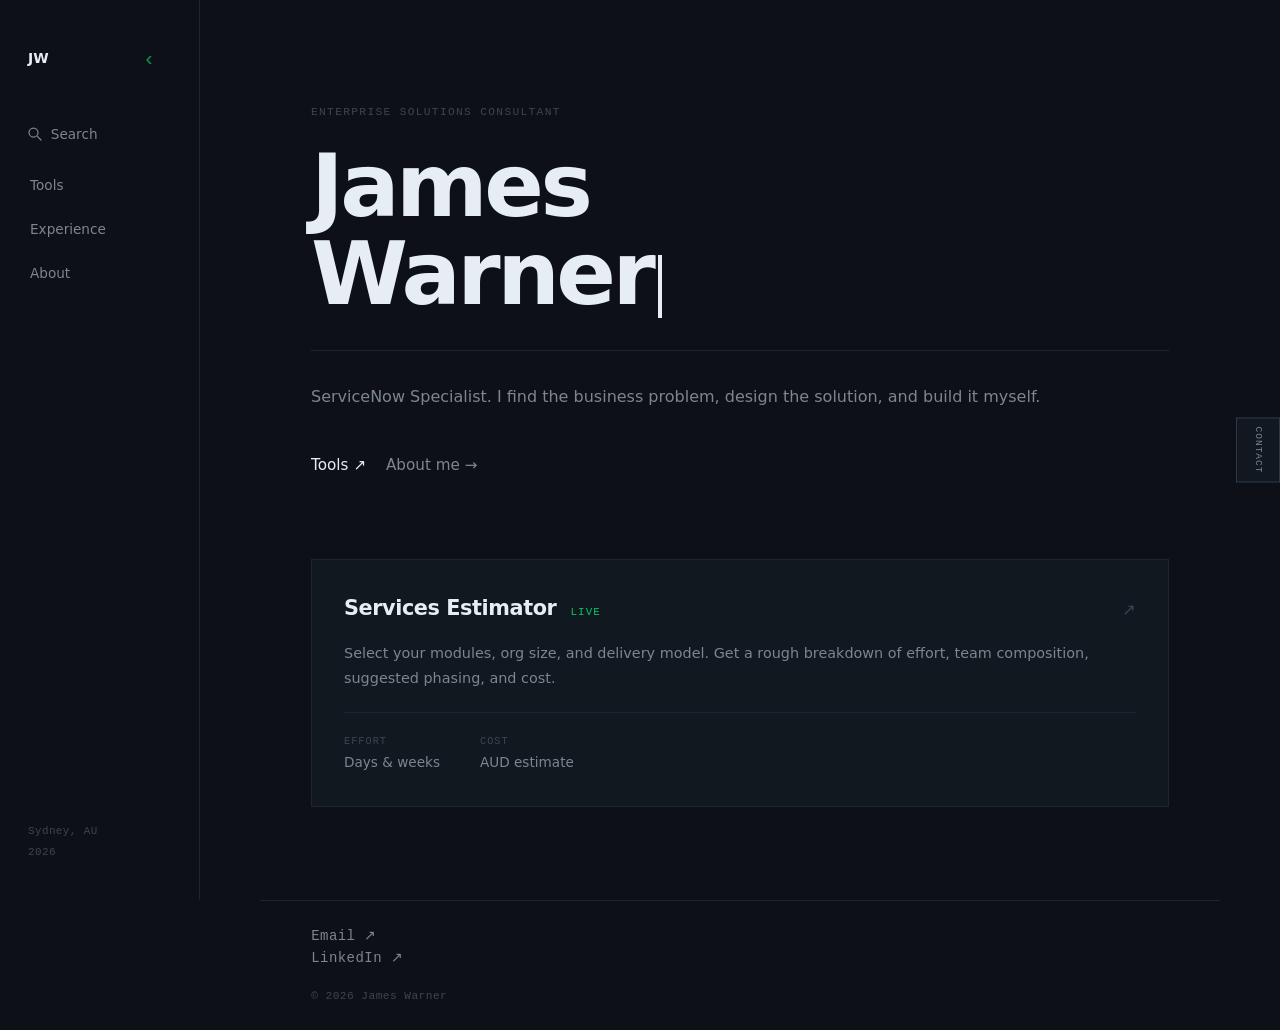
<file: index.html>
<!DOCTYPE html>
<html lang="en">
<head>
    <meta charset="UTF-8" />
    <meta name="viewport" content="width=device-width, initial-scale=1.0" />
    <title>James Warner</title>
    <link rel="icon" href="/favicon.svg" type="image/svg+xml" />
    <link rel="stylesheet" href="style.css" />
</head>
<body>

<aside class="rail" id="site-rail"></aside>

<main class="content">
    <section class="hero">
        <p class="hero-label">Enterprise Solutions Consultant</p>
        <h1 class="hero-name"><span class="cursor"></span></h1>
        <div class="hero-rule"></div>
        <p class="hero-sub">ServiceNow Specialist. I find the business problem, design the solution, and build it myself.</p>
        <div class="hero-links">
            <a href="/tools" class="hero-link hero-link-primary">Tools ↗</a>
            <a href="/about" class="hero-link">About me →</a>
        </div>
    </section>

    <a class="feat-card" href="/tools/estimator">
        <div class="feat-card-head">
            <span class="feat-card-name">Services Estimator</span>
            <span class="tool-row-status live">Live</span>
            <span class="feat-card-arrow">↗</span>
        </div>
        <p class="feat-card-desc">Select your modules, org size, and delivery model. Get a rough breakdown of effort, team composition, suggested phasing, and cost.</p>
        <div class="feat-card-outputs">
            <div class="feat-output">
                <span class="feat-output-label">Effort</span>
                <span class="feat-output-val">Days &amp; weeks</span>
            </div>
            <div class="feat-output">
                <span class="feat-output-label">Cost</span>
                <span class="feat-output-val">AUD estimate</span>
            </div>
        </div>
    </a>
</main>

<footer class="site-footer" id="site-footer"></footer>
<script src="/components.js" defer></script>
<script src="/contact-widget.js" defer></script>
<script src="/typewriter.js" defer></script>
</body>
</html>
</file>
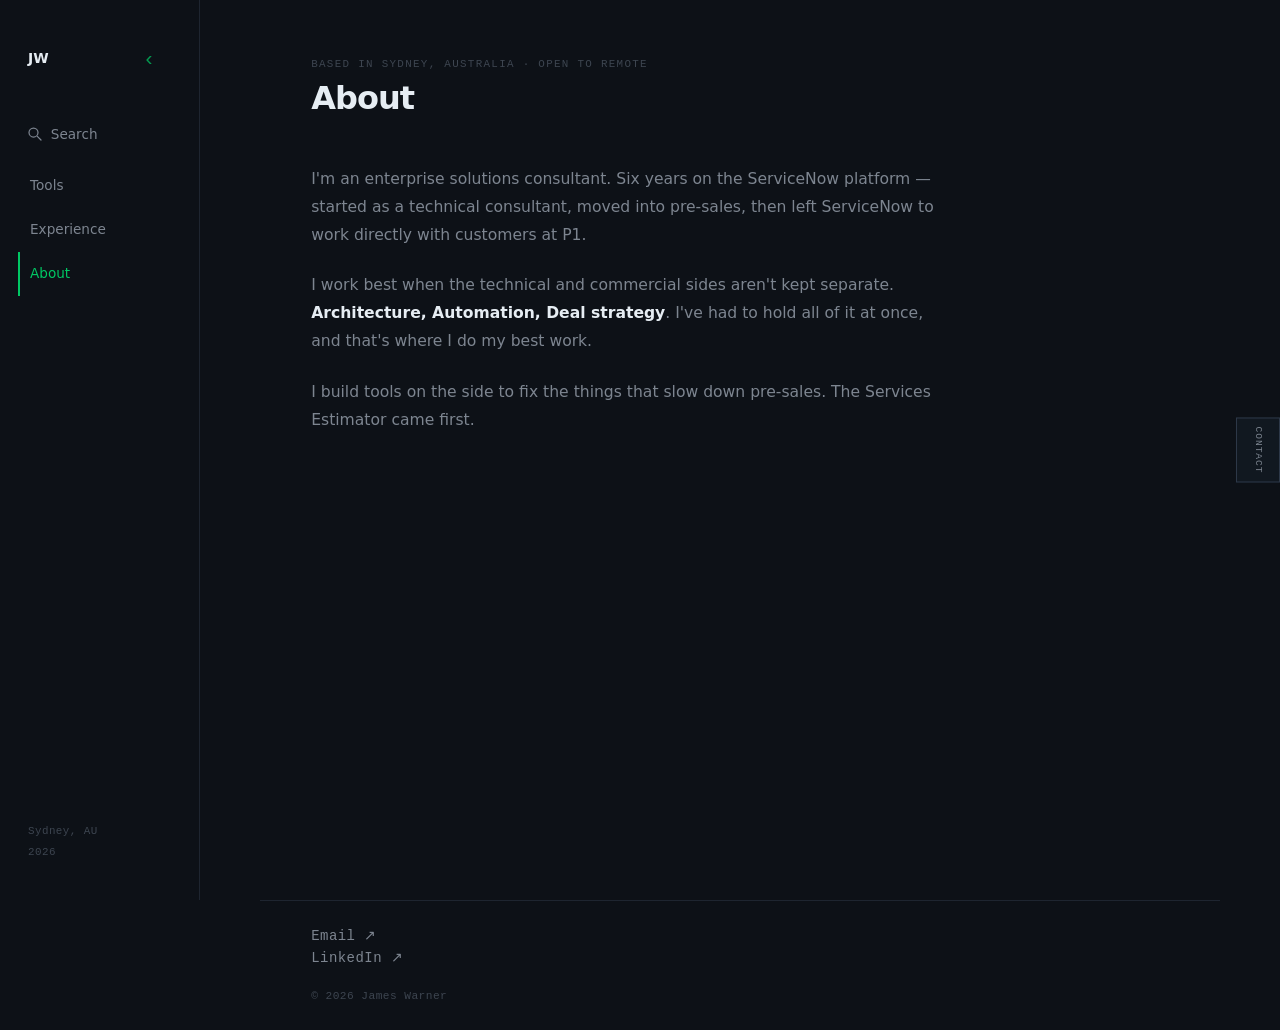
<file: about/index.html>
<!DOCTYPE html>
<html lang="en">
<head>
    <meta charset="UTF-8" />
    <meta name="viewport" content="width=device-width, initial-scale=1.0" />
    <title>About: James Warner</title>
    <link rel="icon" href="/favicon.svg" type="image/svg+xml" />
    <link rel="stylesheet" href="../style.css" />
</head>
<body>

<aside class="rail" id="site-rail"></aside>

<main class="content">

    <div class="pg-header">
        <p class="pg-label">Based in Sydney, Australia · Open to remote</p>
        <h1 class="pg-title">About</h1>
    </div>

    <div class="about-body">
        <p>I'm an enterprise solutions consultant. Six years on the ServiceNow platform — started as a technical consultant, moved into pre-sales, then left ServiceNow to work directly with customers at P1.</p>
        <p>I work best when the technical and commercial sides aren't kept separate. <strong>Architecture, Automation, Deal strategy</strong>. I've had to hold all of it at once, and that's where I do my best work.</p>
        <p>I build tools on the side to fix the things that slow down pre-sales. The Services Estimator came first.</p>
    </div>
</main>

<footer class="site-footer" id="site-footer"></footer>
<script src="/components.js" defer></script>
<script src="/contact-widget.js" defer></script>
</body>
</html>
</file>
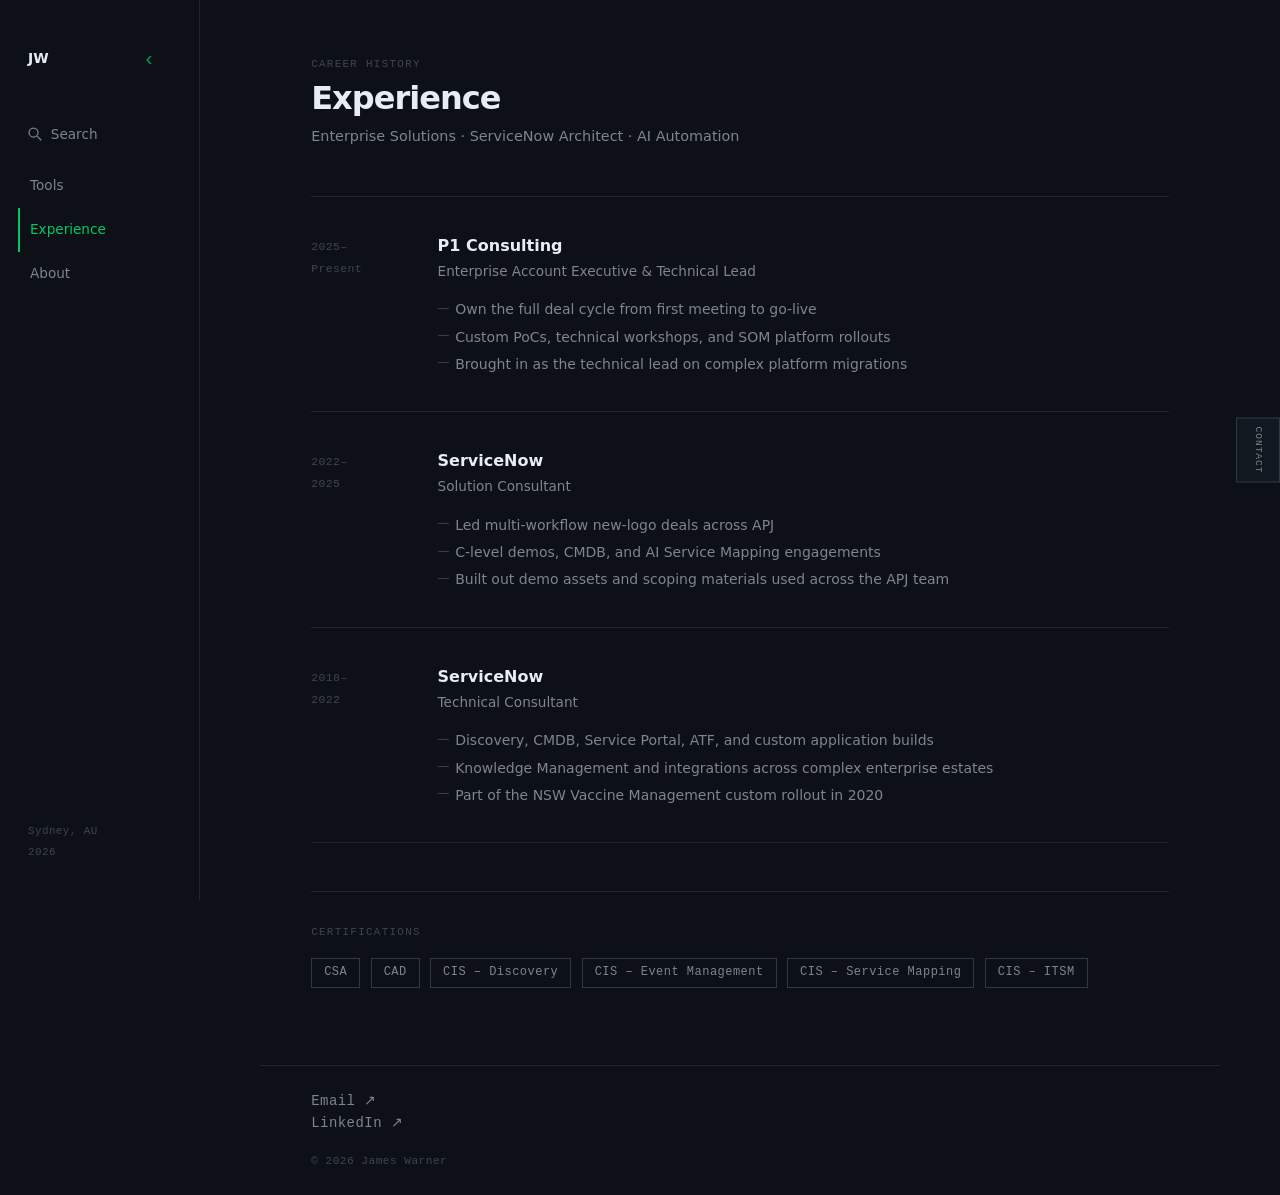
<file: experience/index.html>
<!DOCTYPE html>
<html lang="en">
<head>
    <meta charset="UTF-8" />
    <meta name="viewport" content="width=device-width, initial-scale=1.0" />
    <title>Experience: James Warner</title>
    <link rel="icon" href="/favicon.svg" type="image/svg+xml" />
    <link rel="stylesheet" href="../style.css" />
</head>
<body>

<aside class="rail" id="site-rail"></aside>

<main class="content">

    <div class="pg-header">
        <p class="pg-label">Career history</p>
        <h1 class="pg-title">Experience</h1>
        <p class="pg-sub">Enterprise Solutions · ServiceNow Architect · AI Automation</p>
    </div>

    <div class="timeline">

        <div class="tl-item">
            <div class="tl-meta">
                <div>2025–</div>
                <div>Present</div>
            </div>
            <div>
                <div class="tl-company">P1 Consulting</div>
                <div class="tl-role">Enterprise Account Executive &amp; Technical Lead</div>
                <ul class="tl-bullets">
                    <li>Own the full deal cycle from first meeting to go-live</li>
                    <li>Custom PoCs, technical workshops, and SOM platform rollouts</li>
                    <li>Brought in as the technical lead on complex platform migrations</li>
                </ul>
            </div>
        </div>

        <div class="tl-item">
            <div class="tl-meta">
                <div>2022–</div>
                <div>2025</div>
            </div>
            <div>
                <div class="tl-company">ServiceNow</div>
                <div class="tl-role">Solution Consultant</div>
                <ul class="tl-bullets">
                    <li>Led multi-workflow new-logo deals across APJ</li>
                    <li>C-level demos, CMDB, and AI Service Mapping engagements</li>
                    <li>Built out demo assets and scoping materials used across the APJ team</li>
                </ul>
            </div>
        </div>

        <div class="tl-item">
            <div class="tl-meta">
                <div>2018–</div>
                <div>2022</div>
            </div>
            <div>
                <div class="tl-company">ServiceNow</div>
                <div class="tl-role">Technical Consultant</div>
                <ul class="tl-bullets">
                    <li>Discovery, CMDB, Service Portal, ATF, and custom application builds</li>
                    <li>Knowledge Management and integrations across complex enterprise estates</li>
                    <li>Part of the NSW Vaccine Management custom rollout in 2020</li>
                </ul>
            </div>
        </div>

    </div>

    <div class="certs">
        <p class="certs-label">Certifications</p>
        <div class="cert-list">
            <span class="cert-item">CSA</span>
            <span class="cert-item">CAD</span>
            <span class="cert-item">CIS – Discovery</span>
            <span class="cert-item">CIS – Event Management</span>
            <span class="cert-item">CIS – Service Mapping</span>
            <span class="cert-item">CIS – ITSM</span>
        </div>
    </div>

</main>

<footer class="site-footer" id="site-footer"></footer>
<script src="/components.js" defer></script>
<script src="/contact-widget.js" defer></script>
</body>
</html>
</file>
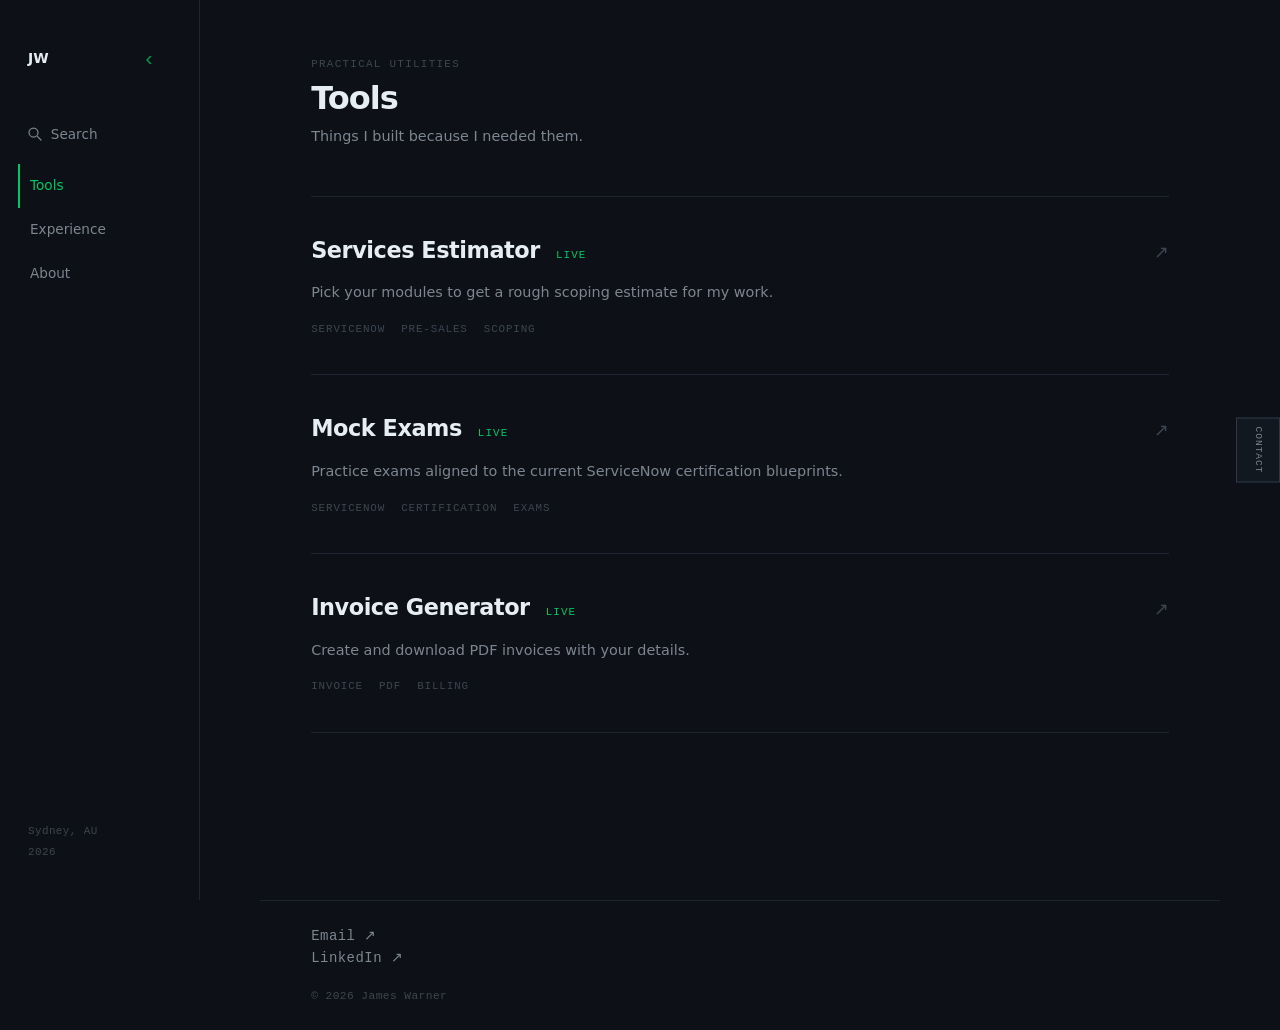
<file: tools/index.html>
<!DOCTYPE html>
<html lang="en">
<head>
    <meta charset="UTF-8" />
    <meta name="viewport" content="width=device-width, initial-scale=1.0" />
    <title>Tools: James Warner</title>
    <link rel="icon" href="/favicon.svg" type="image/svg+xml" />
    <link rel="stylesheet" href="../style.css" />
</head>
<body>

<aside class="rail" id="site-rail"></aside>

<main class="content">

    <div class="pg-header">
        <p class="pg-label">Practical utilities</p>
        <h1 class="pg-title">Tools</h1>
        <p class="pg-sub">Things I built because I needed them.</p>
    </div>

    <div class="tool-list">

        <a class="tool-row" href="/tools/estimator">
            <div class="tool-row-head">
                <span class="tool-row-name">Services Estimator</span>
                <span class="tool-row-status live">Live</span>
                <span class="tool-row-arrow">↗</span>
            </div>
            <p class="tool-row-desc">Pick your modules to get a rough scoping estimate for my work.</p>
            <div class="tool-row-tags">
                <span>ServiceNow</span>
                <span>Pre-sales</span>
                <span>Scoping</span>
            </div>
        </a>

        <a class="tool-row" href="/tools/mock-exams">
            <div class="tool-row-head">
                <span class="tool-row-name">Mock Exams</span>
                <span class="tool-row-status live">Live</span>
                <span class="tool-row-arrow">↗</span>
            </div>
            <p class="tool-row-desc">Practice exams aligned to the current ServiceNow certification blueprints.</p>
            <div class="tool-row-tags">
                <span>ServiceNow</span>
                <span>Certification</span>
                <span>Exams</span>
            </div>
        </a>

        <a class="tool-row" href="/tools/invoice">
            <div class="tool-row-head">
                <span class="tool-row-name">Invoice Generator</span>
                <span class="tool-row-status live">Live</span>
                <span class="tool-row-arrow">↗</span>
            </div>
            <p class="tool-row-desc">Create and download PDF invoices with your details.</p>
            <div class="tool-row-tags">
                <span>Invoice</span>
                <span>PDF</span>
                <span>Billing</span>
            </div>
        </a>

        <!-- Add more tool rows below this line -->

    </div>

</main>

<footer class="site-footer" id="site-footer"></footer>
<script src="/components.js" defer></script>
<script src="/contact-widget.js" defer></script>
</body>
</html>
</file>
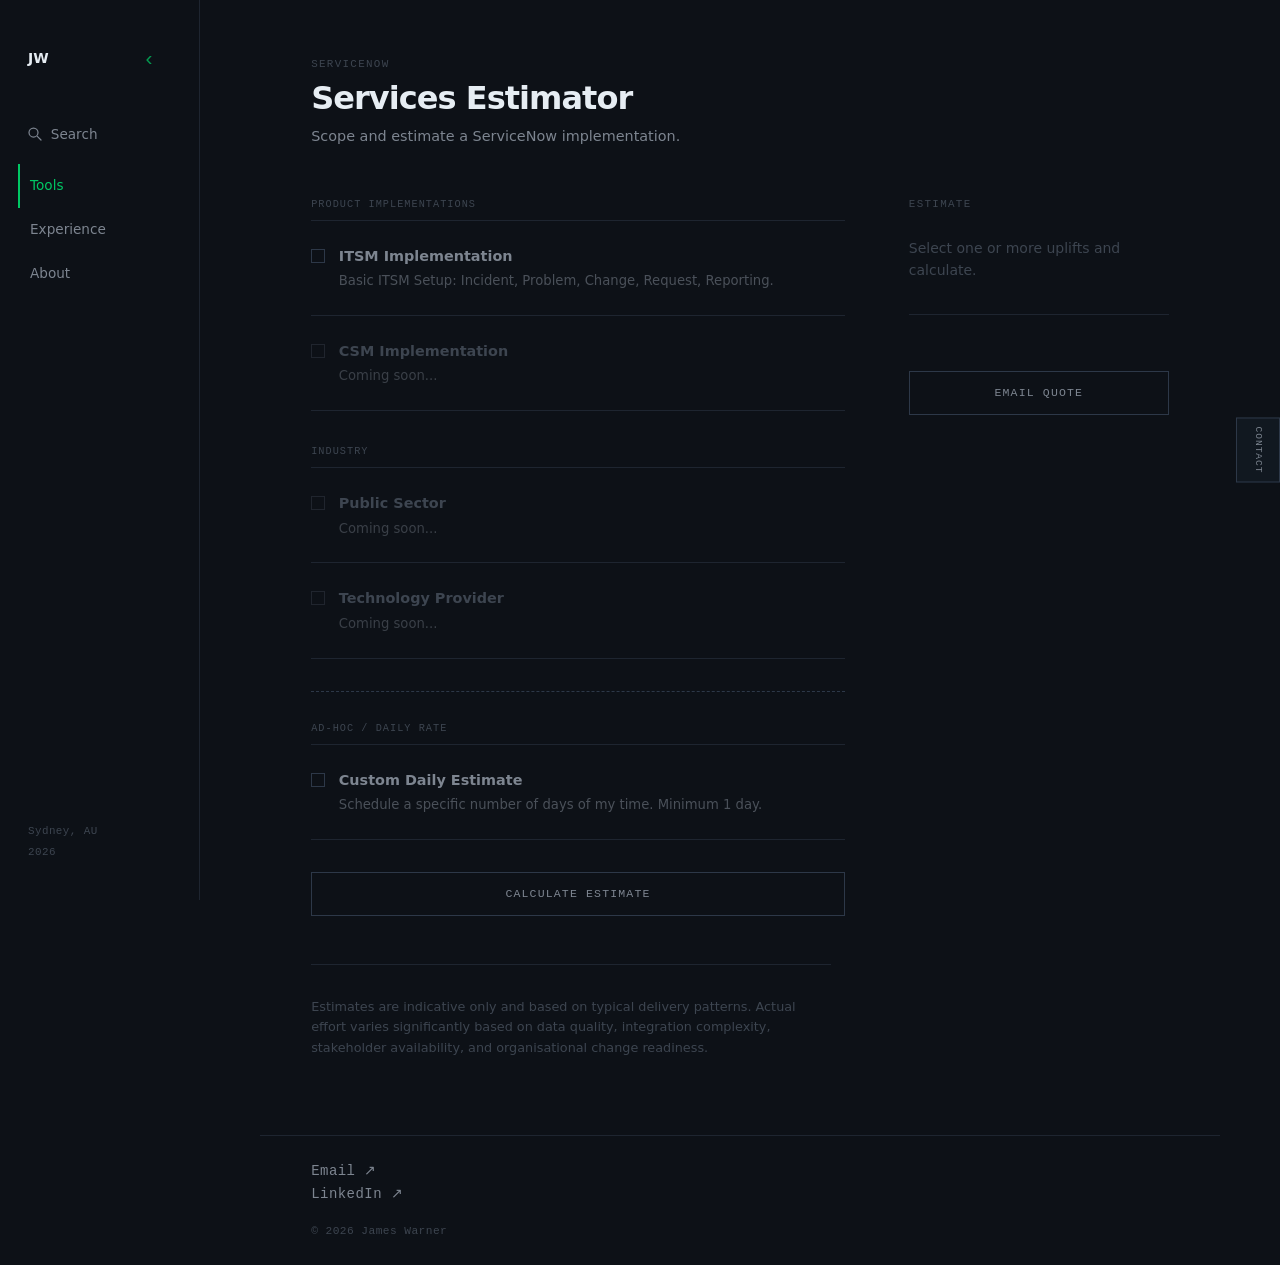
<file: tools/estimator/index.html>
<!DOCTYPE html>
<html lang="en">
<head>
    <meta charset="UTF-8" />
    <meta name="viewport" content="width=device-width, initial-scale=1.0" />
    <title>Services Estimator: James Warner</title>
    <link rel="icon" href="/favicon.svg" type="image/svg+xml" />
    <link rel="stylesheet" href="../../style.css" />
</head>
<body>

<aside class="rail" id="site-rail"></aside>

<main class="content">

    <div class="pg-header">
        <p class="pg-label">ServiceNow</p>
        <h1 class="pg-title">Services Estimator</h1>
        <p class="pg-sub">Scope and estimate a ServiceNow implementation.</p>
    </div>

    <div class="tool-layout">

        <div class="inputs-col">

            <div class="uplift-group">
                <div class="uplift-group-label">Product Implementations</div>
                <div class="uplift-list">

                    <div class="uplift-card" id="card-itsm">
                        <label class="uplift-toggle">
                            <input type="checkbox" id="chk-itsm" />
                            <span class="check-box"></span>
                            <div class="uplift-info">
                                <div class="uplift-name">ITSM Implementation</div>
                                <div class="uplift-desc">Basic ITSM Setup: Incident, Problem, Change, Request, Reporting.</div>
                            </div>
                        </label>
                        <div class="uplift-scopes" id="scopes-itsm">
                            <div class="scopes-label">Add to scope</div>
                            <div class="scopes-grid">
                                <label class="scope-check">
                                    <input type="checkbox" data-uplift="itsm" value="catalog_requests" />
                                    <span class="check-box"></span>Extended Catalog &amp; Requests
                                </label>
                                <label class="scope-check">
                                    <input type="checkbox" data-uplift="itsm" value="major_incident" />
                                    <span class="check-box"></span>Major Incident Mgmt
                                </label>
                                <label class="scope-check">
                                    <input type="checkbox" data-uplift="itsm" value="knowledge_mgmt" />
                                    <span class="check-box"></span>Knowledge Management
                                </label>
                                <label class="scope-check">
                                    <input type="checkbox" data-uplift="itsm" value="employee_center" />
                                    <span class="check-box"></span>Employee Center
                                </label>
                                <label class="scope-check">
                                    <input type="checkbox" data-uplift="itsm" value="performance_analytics" />
                                    <span class="check-box"></span>Performance Analytics
                                </label>
                                <label class="scope-check">
                                    <input type="checkbox" data-uplift="itsm" value="now_assist" />
                                    <span class="check-box"></span>Now Assist (AI)
                                </label>
                                <label class="scope-check">
                                    <input type="checkbox" data-uplift="itsm" value="walkup" />
                                    <span class="check-box"></span>Walk-Up Experience
                                </label>
                                <label class="scope-check">
                                    <input type="checkbox" data-uplift="itsm" value="integrations" />
                                    <span class="check-box"></span>Conversation Integrations
                                </label>
                            </div>
                        </div>
                    </div>

                    <div class="uplift-card" id="card-csm">
                        <label class="uplift-toggle">
                            <input type="checkbox" id="chk-csm" disabled/>
                            <span class="check-box"></span>
                            <div class="uplift-info">
                                <div class="uplift-name">CSM Implementation</div>
                                <div class="uplift-desc">Coming soon...</div>
                            </div>
                        </label>
                    </div>

                </div>
            </div>

            <div class="uplift-group">
                <div class="uplift-group-label">Industry</div>
                <div class="uplift-list">

                    <div class="uplift-card" id="card-public-sector">
                        <label class="uplift-toggle">
                            <input type="checkbox" id="chk-public-sector" disabled/>
                            <span class="check-box"></span>
                            <div class="uplift-info">
                                <div class="uplift-name">Public Sector</div>
                                <div class="uplift-desc">Coming soon...</div>
                            </div>
                        </label>
                    </div>

                    <div class="uplift-card" id="card-tech-provider">
                        <label class="uplift-toggle">
                            <input type="checkbox" id="chk-tech-provider" disabled/>
                            <span class="check-box"></span>
                            <div class="uplift-info">
                                <div class="uplift-name">Technology Provider</div>
                                <div class="uplift-desc">Coming soon...</div>
                            </div>
                        </label>
                    </div>

                </div>
            </div>

            <div class="custom-estimate-section">
                <div class="uplift-group-label">Ad-hoc / Daily Rate</div>
                <div class="uplift-list">

                    <div class="uplift-card" id="card-custom">
                        <label class="uplift-toggle">
                            <input type="checkbox" id="chk-custom" />
                            <span class="check-box"></span>
                            <div class="uplift-info">
                                <div class="uplift-name">Custom Daily Estimate</div>
                                <div class="uplift-desc">Schedule a specific number of days of my time. Minimum 1 day.</div>
                            </div>
                        </label>
                        <div class="uplift-scopes" id="scopes-custom">
                            <div class="scopes-label">Number of days</div>
                            <div class="custom-days-row">
                                <input type="number" id="custom-days" min="1" step="1" value="1" />
                                <span class="custom-days-unit">day(s)</span>
                            </div>
                        </div>
                    </div>

                </div>
            </div>

            <button class="btn-calculate" id="calc-btn">Calculate Estimate</button>

            <p class="disclaimer">Estimates are indicative only and based on typical delivery patterns. Actual effort varies significantly based on data quality, integration complexity, stakeholder availability, and organisational change readiness.</p>

        </div>

        <div class="results-col" id="results-col">
            <p class="results-heading">Estimate</p>
            <div id="results-body">
                <p class="result-empty">Select one or more uplifts and calculate.</p>
            </div>
            
            <div class="estimate-actions" id="estimate-actions">
                <button class="btn-calculate" id="email-quote-btn">Email Quote</button>
            </div>
        </div>

    </div>

</main>

<footer class="site-footer" id="site-footer"></footer>

<script src="/components.js" defer></script>
<script src="script.js" defer></script>
<script src="/contact-widget.js" defer></script>
</body>
</html>
</file>
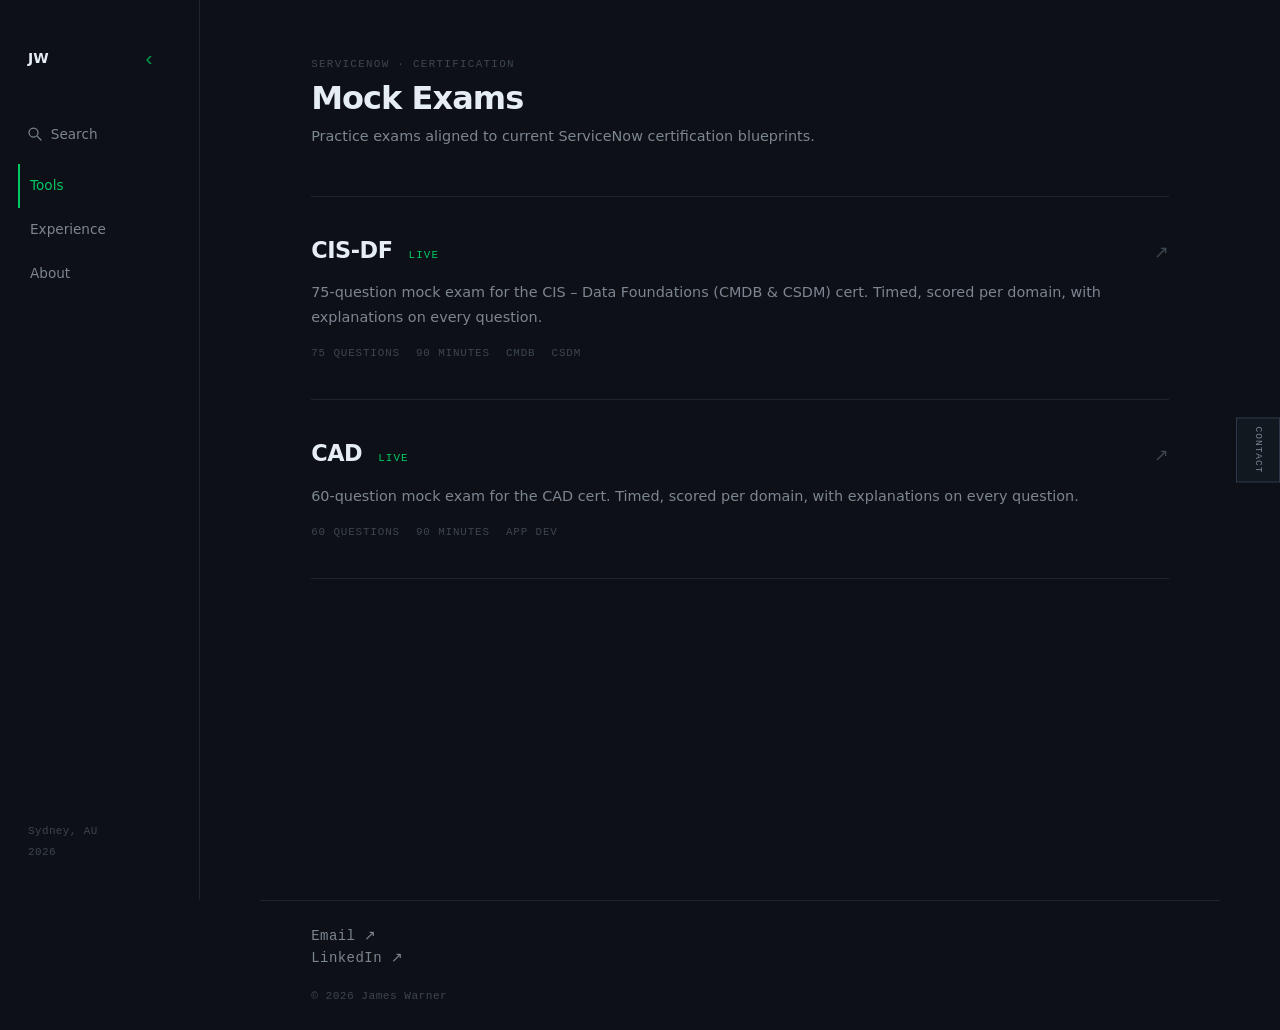
<file: tools/mock-exams/index.html>
<!DOCTYPE html>
<html lang="en">
<head>
    <meta charset="UTF-8" />
    <meta name="viewport" content="width=device-width, initial-scale=1.0" />
    <title>Mock Exams: James Warner</title>
    <link rel="icon" href="/favicon.svg" type="image/svg+xml" />
    <link rel="stylesheet" href="../../style.css" />
</head>
<body>

<aside class="rail" id="site-rail"></aside>

<main class="content">

    <div class="pg-header">
        <p class="pg-label">ServiceNow &middot; Certification</p>
        <h1 class="pg-title">Mock Exams</h1>
        <p class="pg-sub">Practice exams aligned to current ServiceNow certification blueprints.</p>
    </div>

    <div class="tool-list">

        <a class="tool-row" href="/tools/mock-exams/cis-df">
            <div class="tool-row-head">
                <span class="tool-row-name">CIS-DF</span>
                <span class="tool-row-status live">Live</span>
                <span class="tool-row-arrow">↗</span>
            </div>
            <p class="tool-row-desc">75-question mock exam for the CIS – Data Foundations (CMDB &amp; CSDM) cert. Timed, scored per domain, with explanations on every question.</p>
            <div class="tool-row-tags">
                <span>75 Questions</span>
                <span>90 Minutes</span>
                <span>CMDB</span>
                <span>CSDM</span>
            </div>
        </a>

        <a class="tool-row" href="/tools/mock-exams/cad">
            <div class="tool-row-head">
                <span class="tool-row-name">CAD</span>
                <span class="tool-row-status live">Live</span>
                <span class="tool-row-arrow">↗</span>
            </div>
            <p class="tool-row-desc">60-question mock exam for the CAD cert. Timed, scored per domain, with explanations on every question.</p>
            <div class="tool-row-tags">
                <span>60 Questions</span>
                <span>90 Minutes</span>
                <span>App Dev</span>
            </div>
        </a>

        <!-- Add more exam rows below this line -->

    </div>

</main>

<footer class="site-footer" id="site-footer"></footer>
<script src="/components.js" defer></script>
<script src="/contact-widget.js" defer></script>
</body>
</html>
</file>
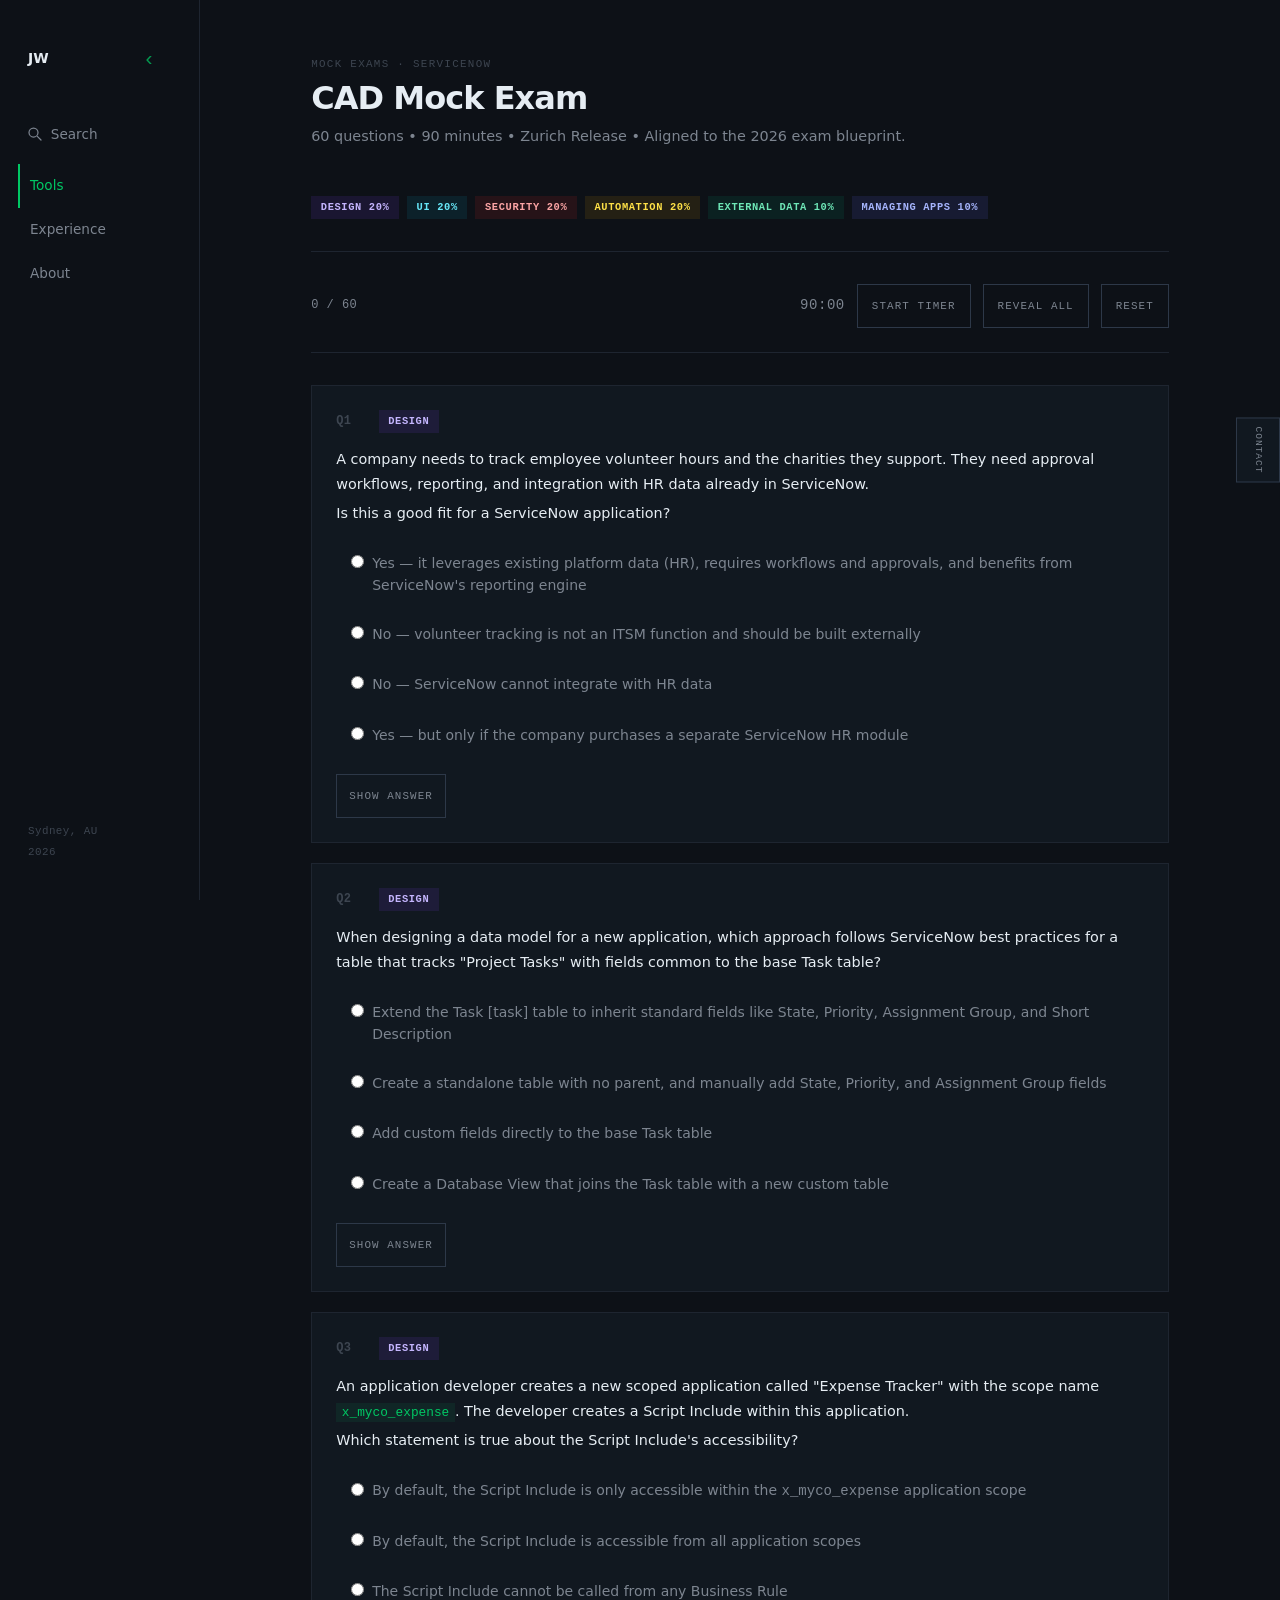
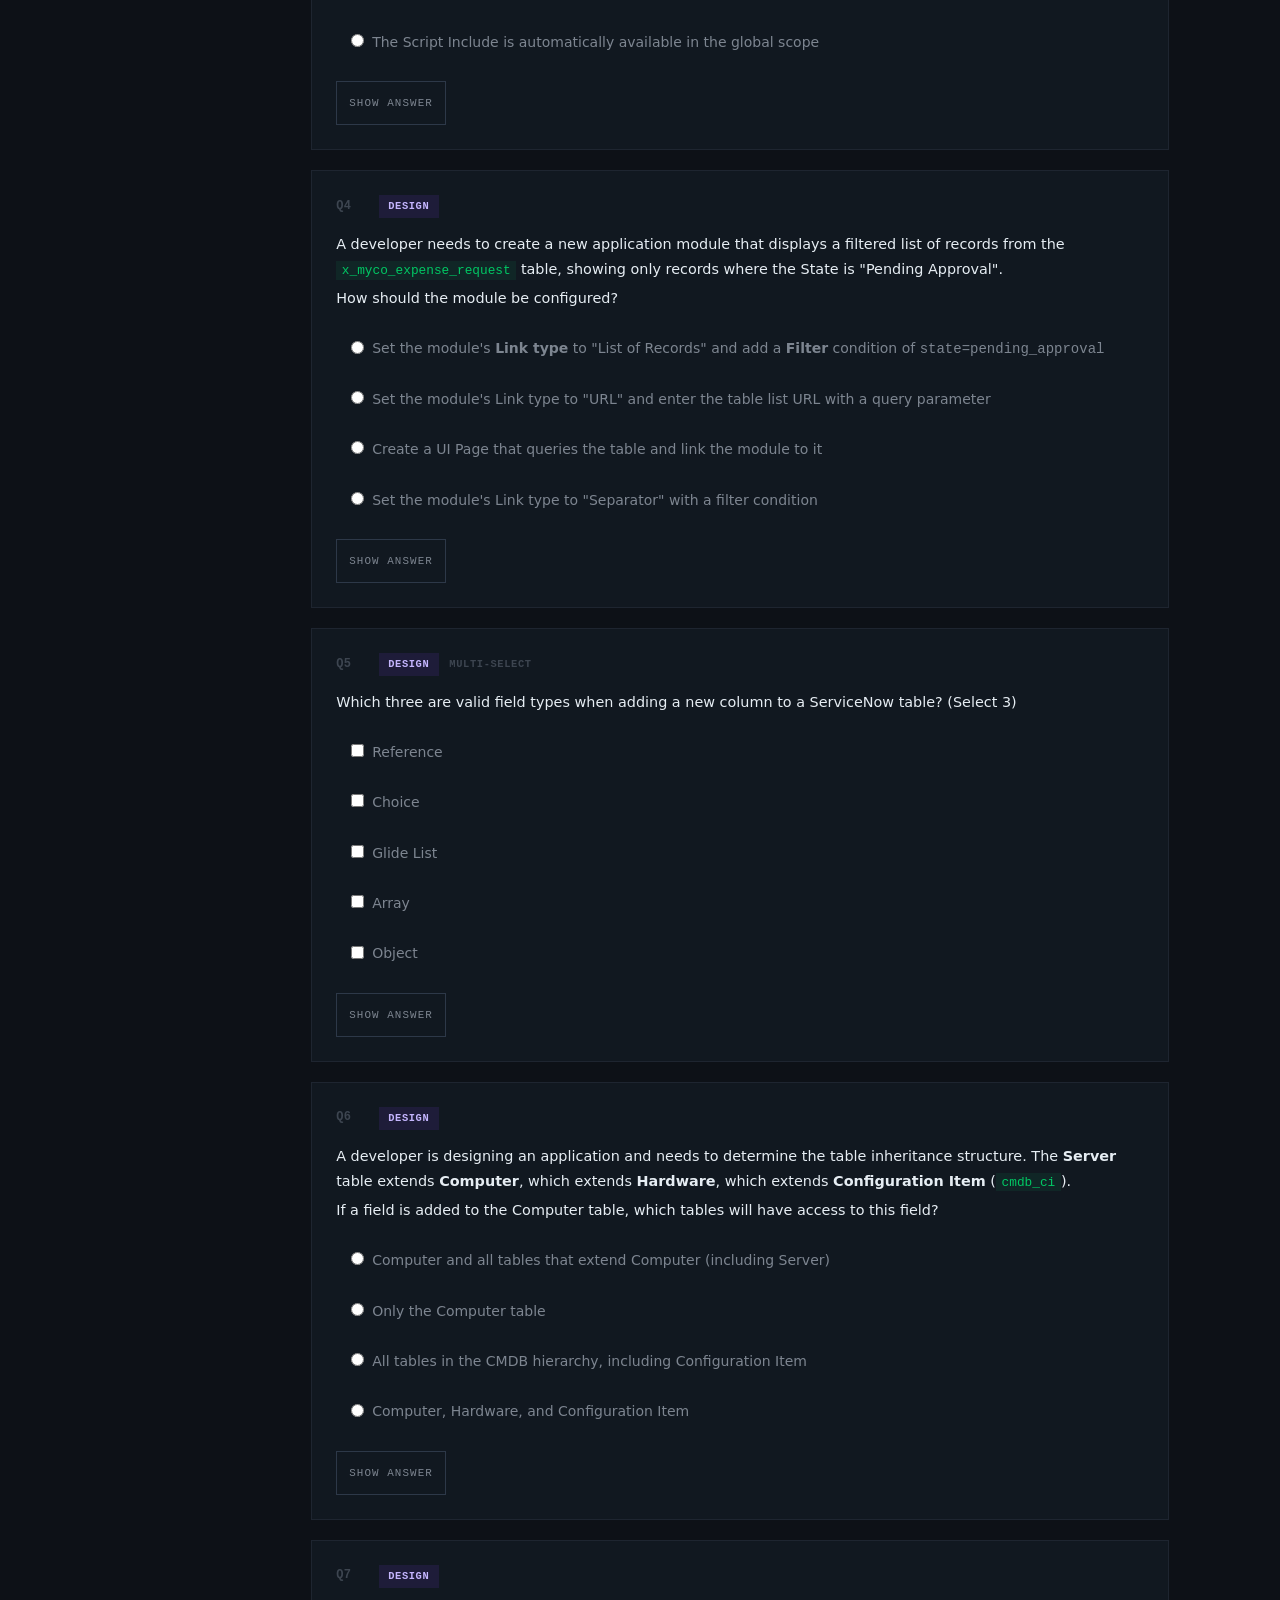
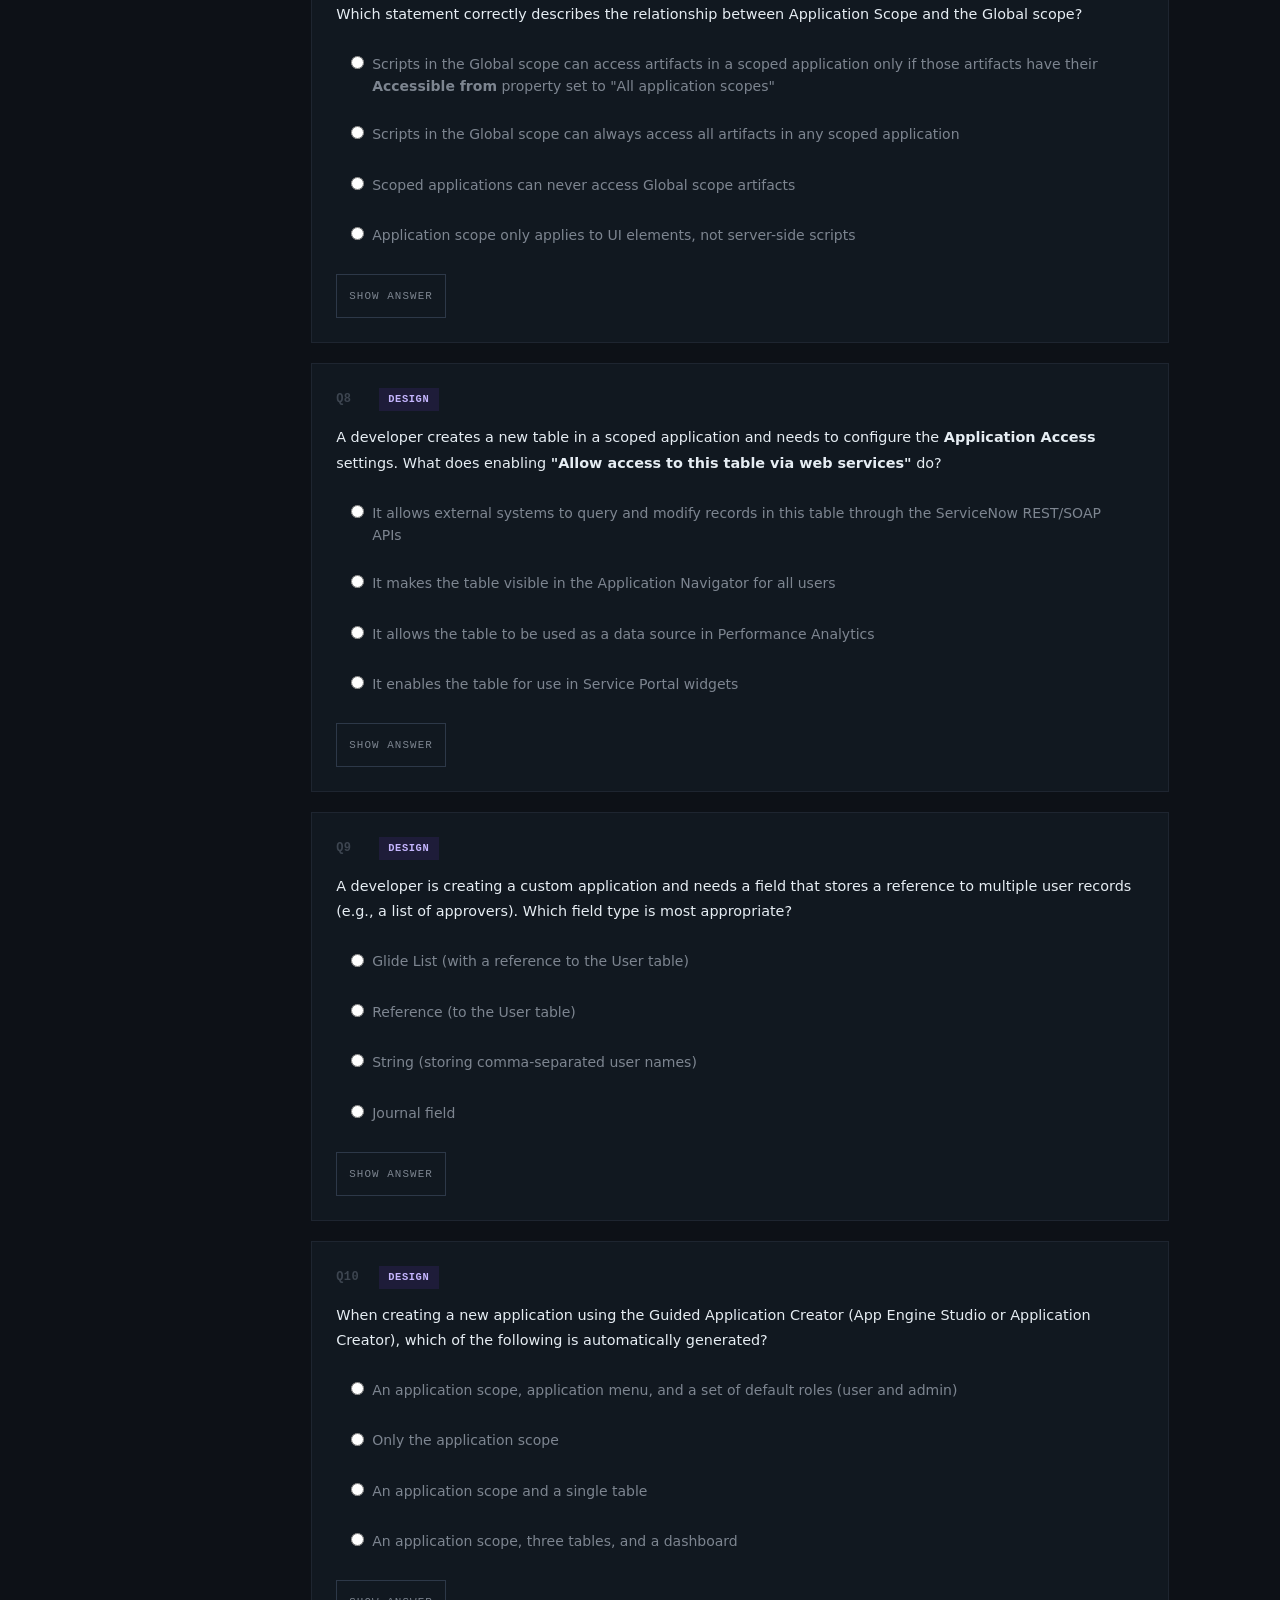
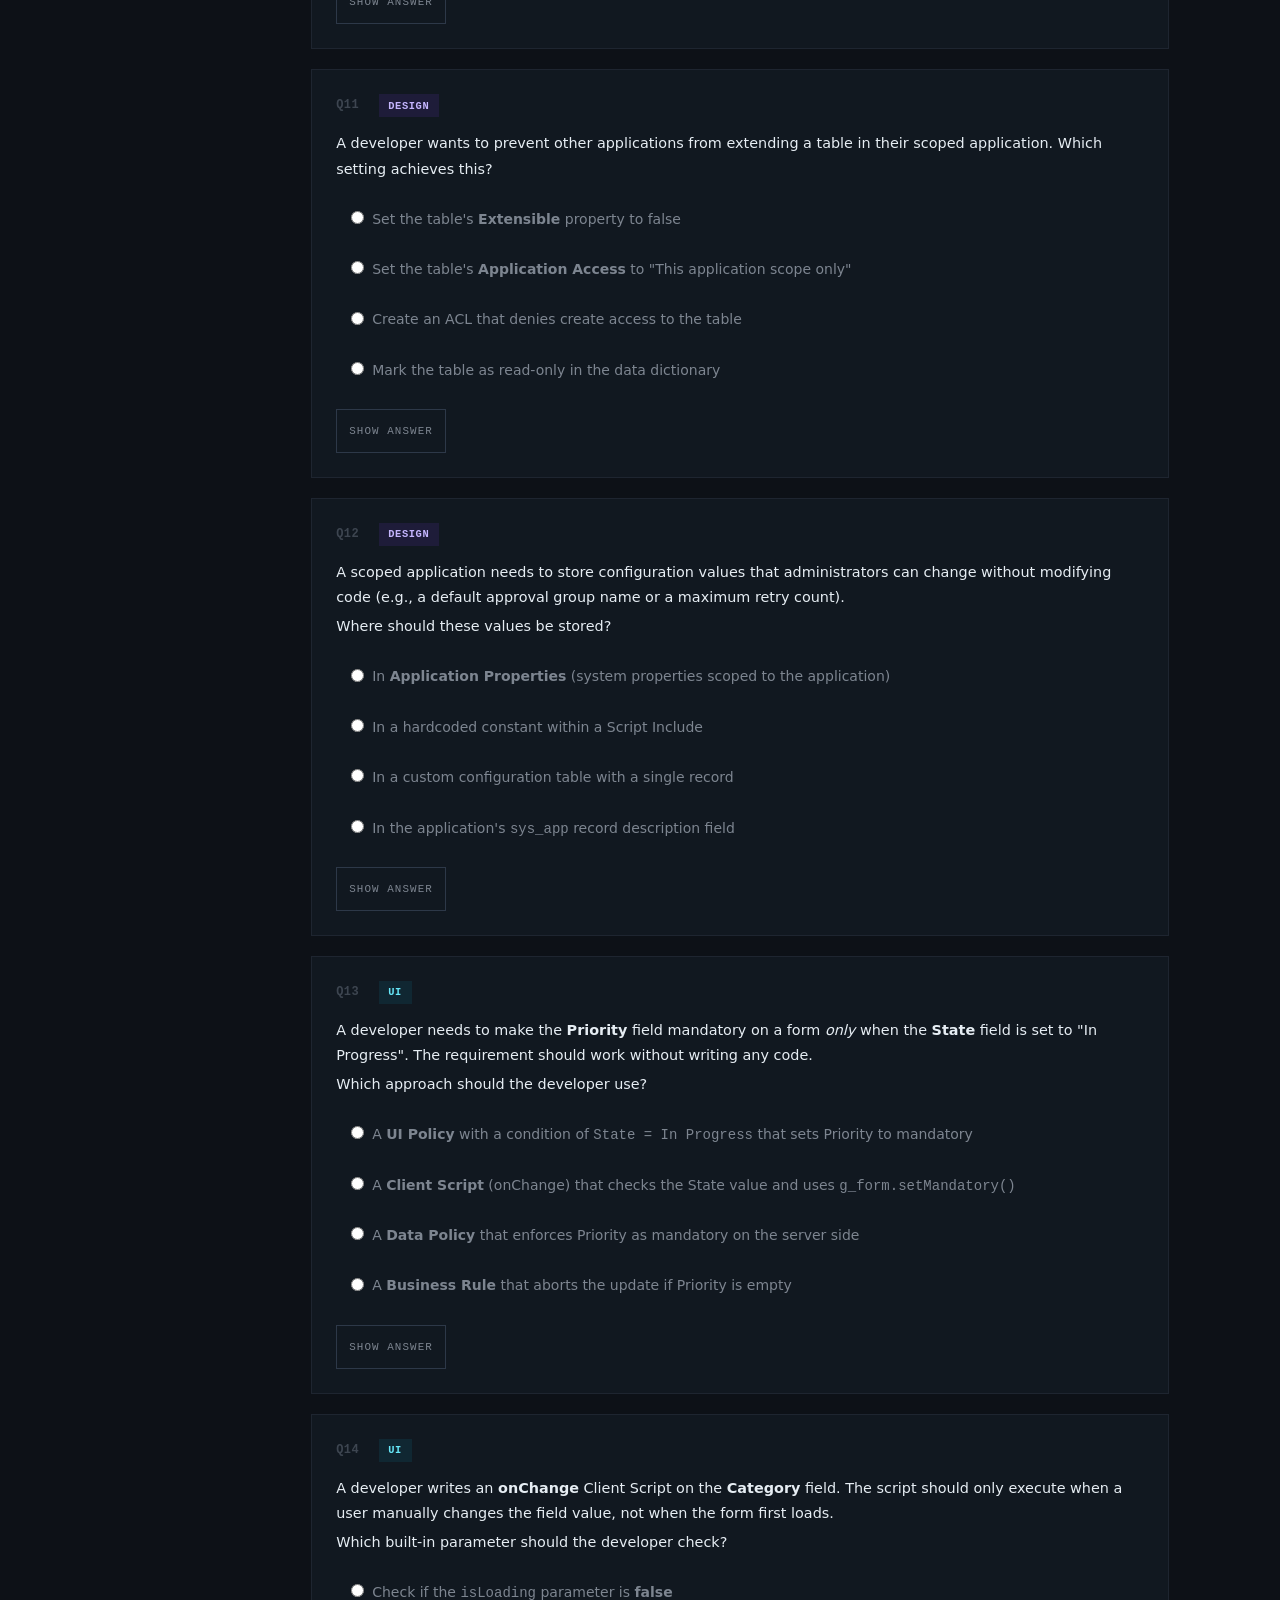
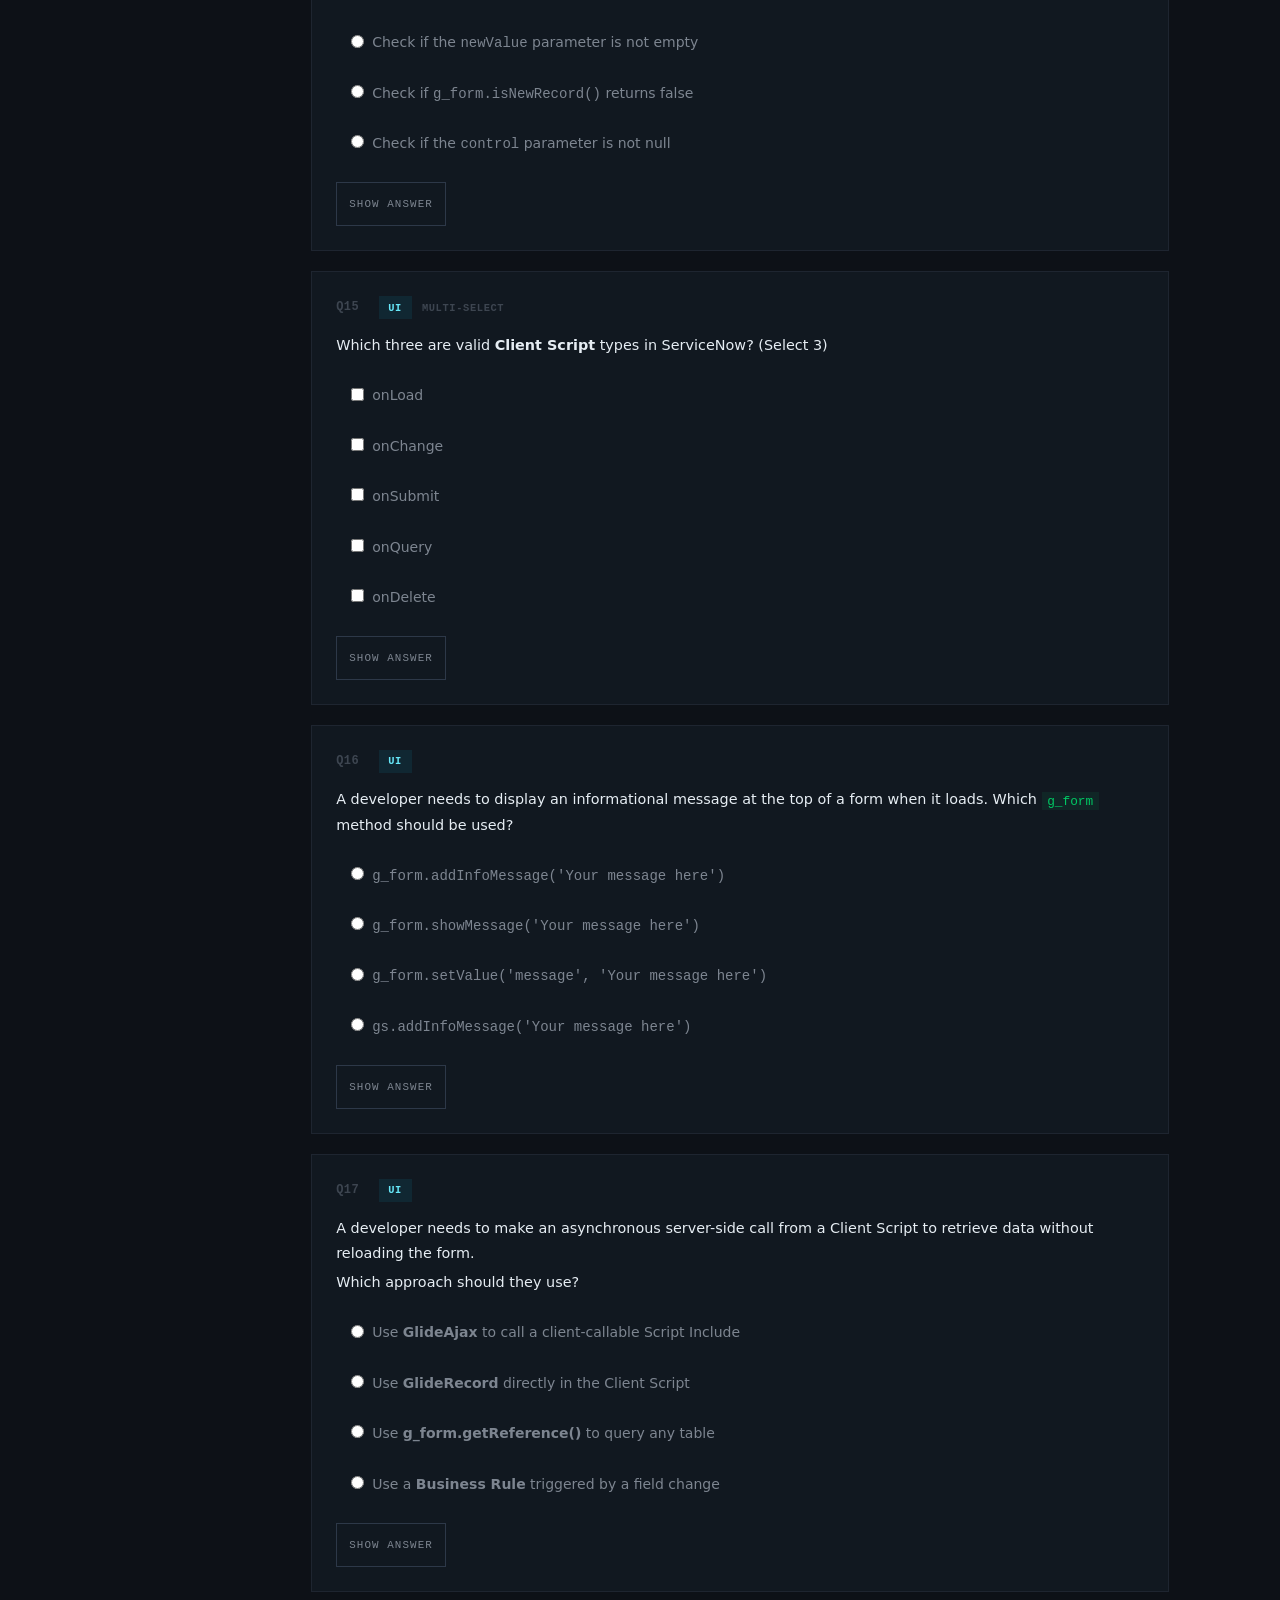
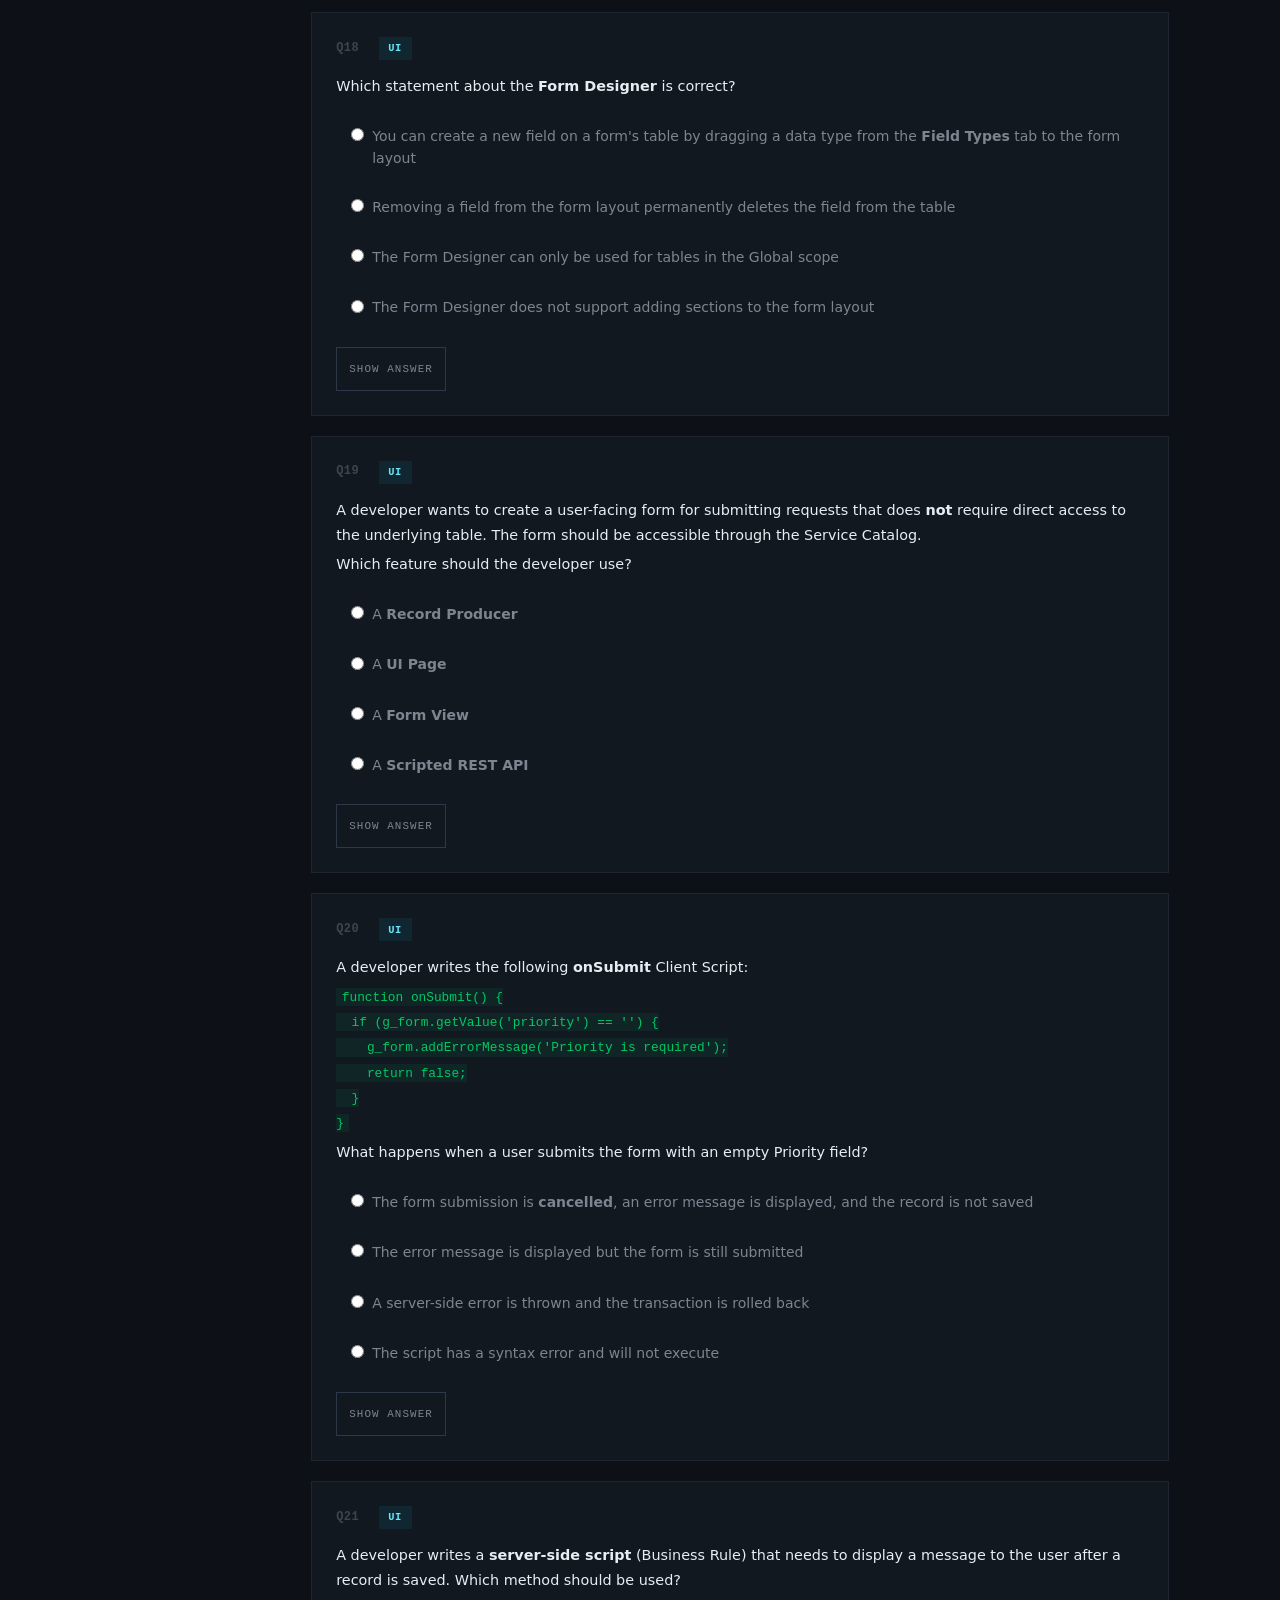
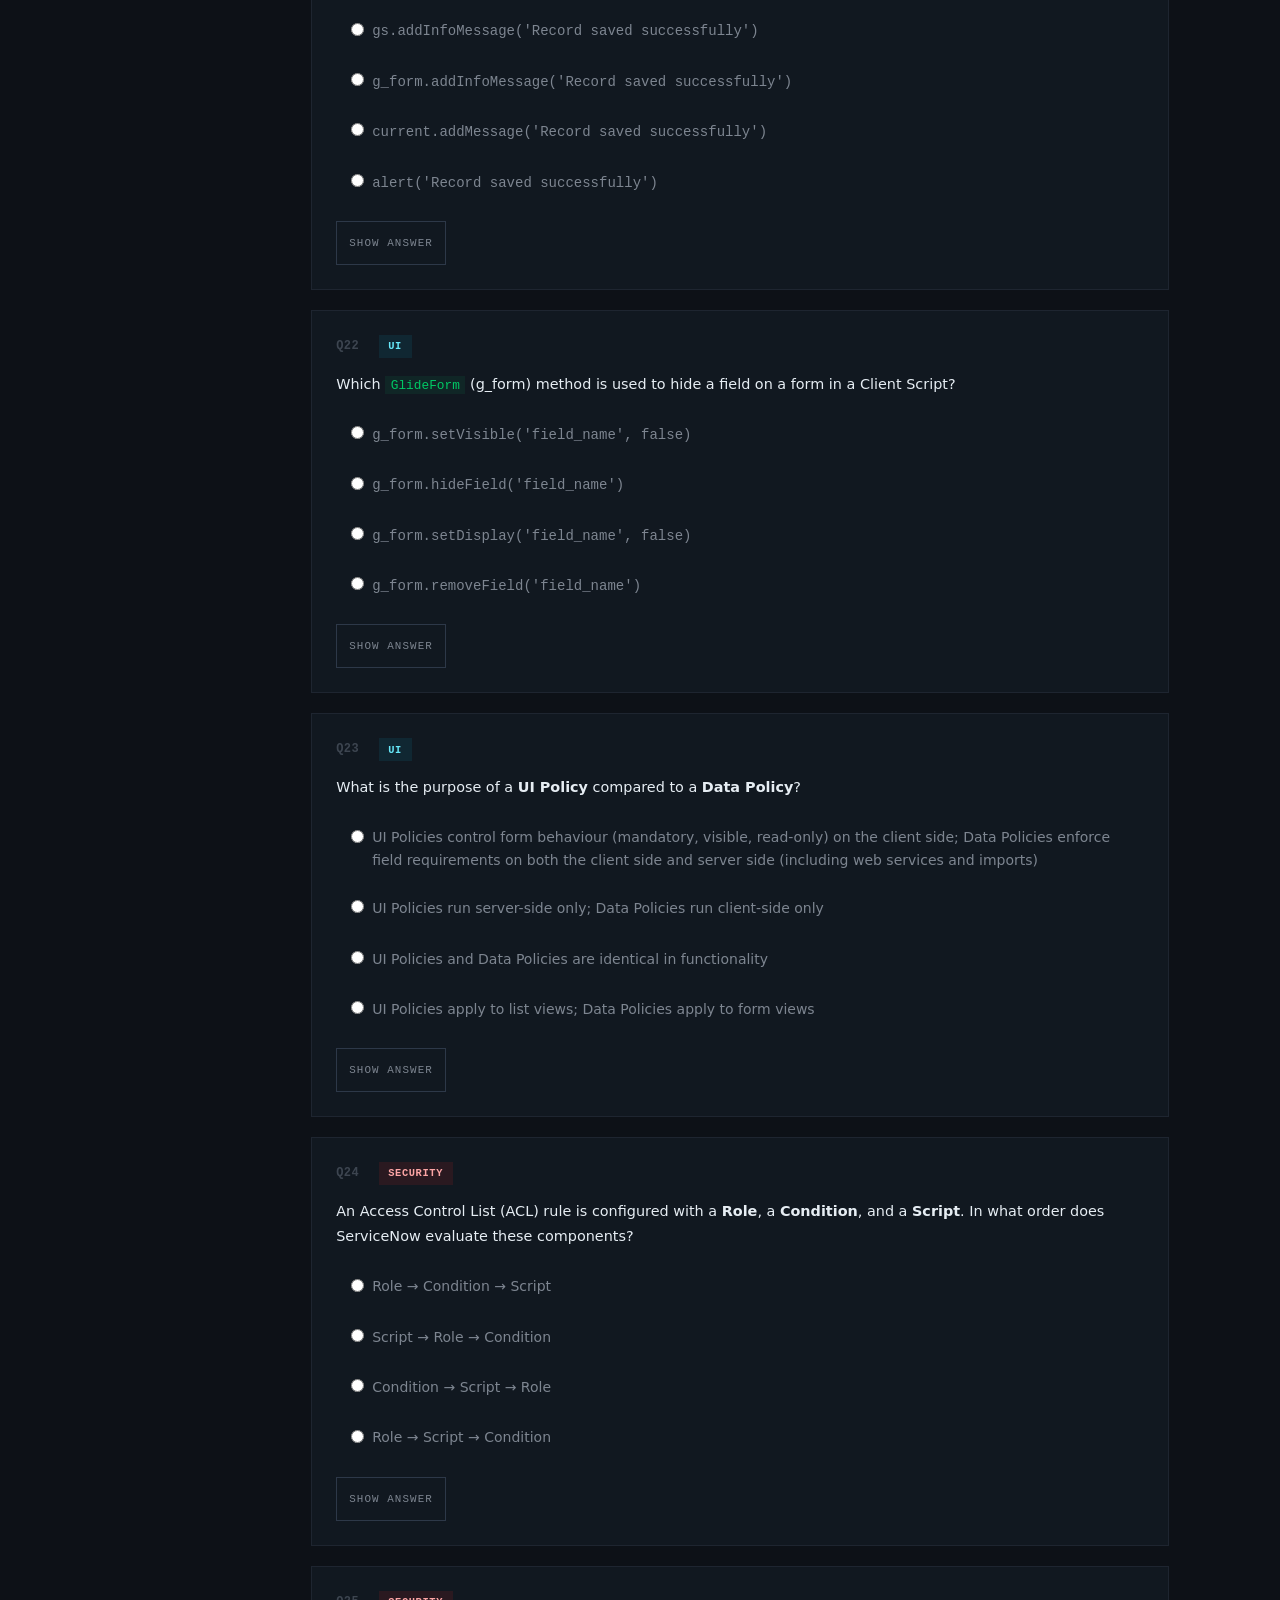
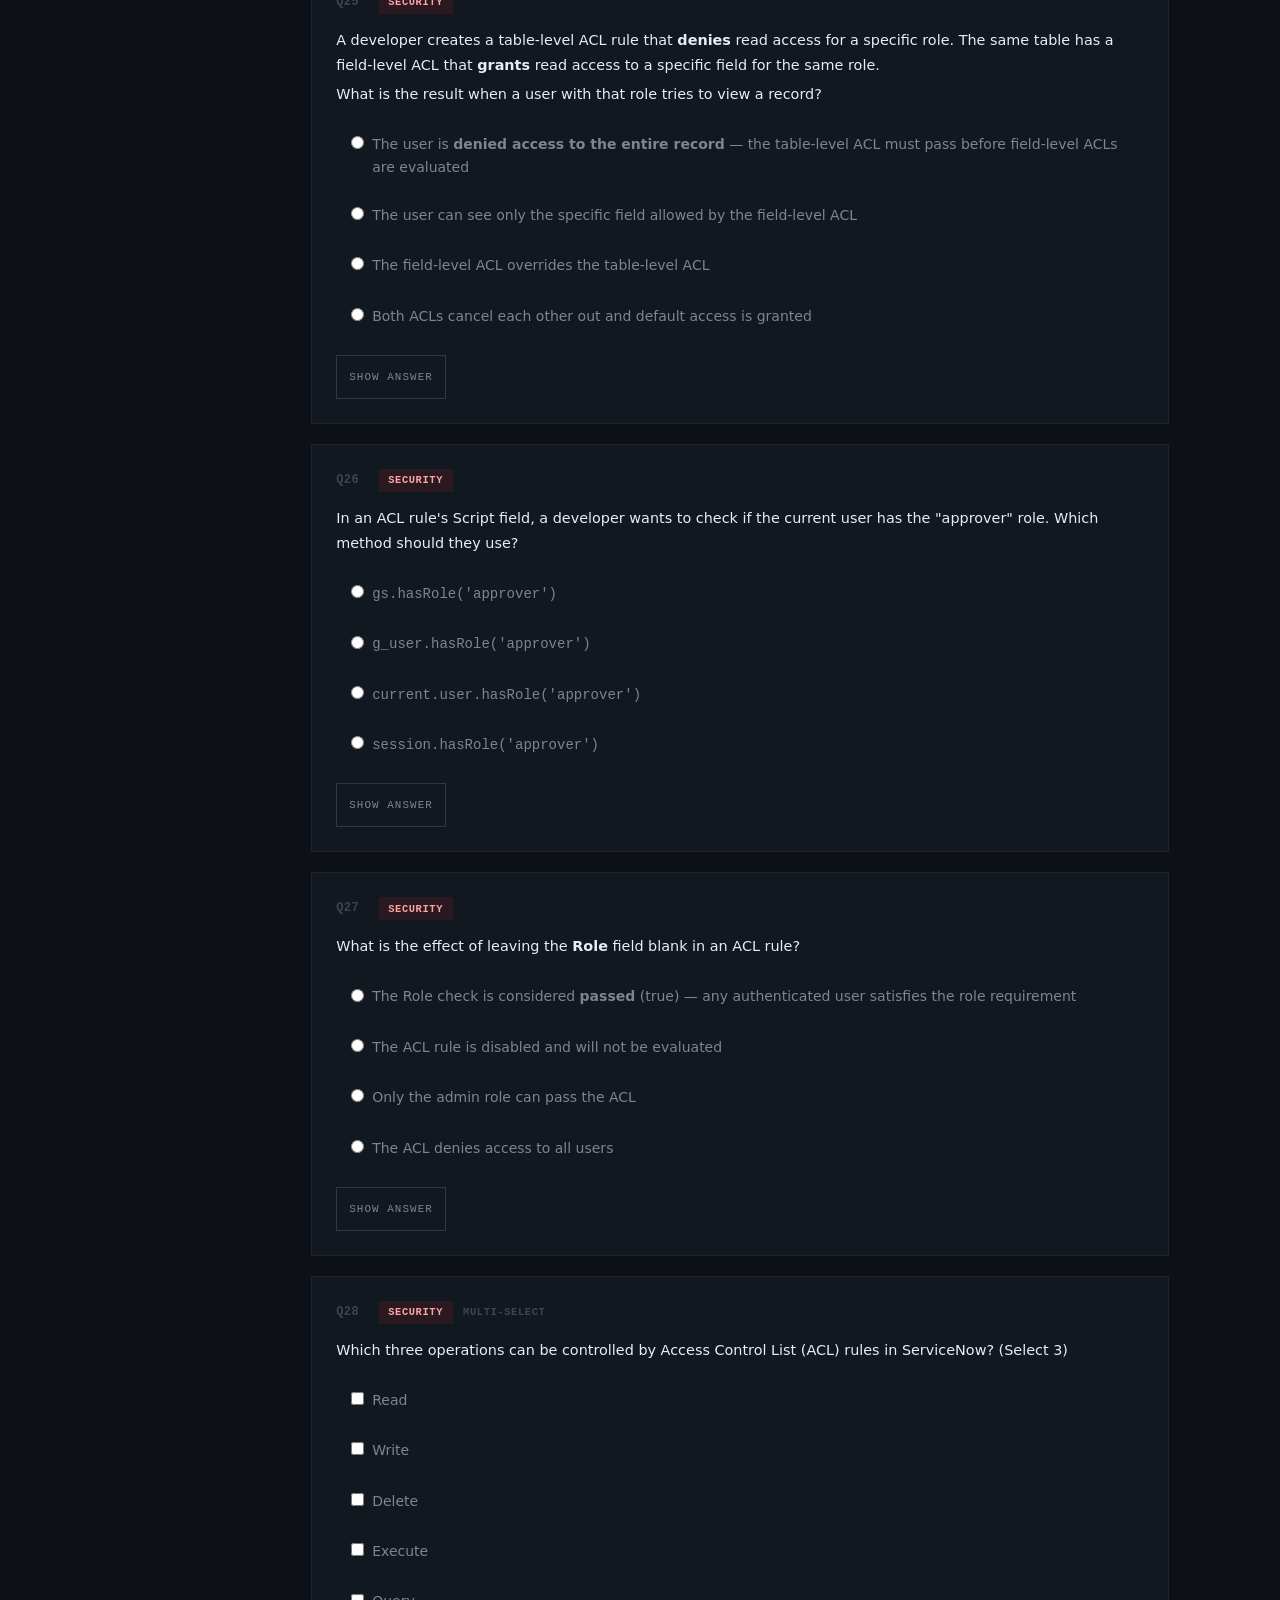
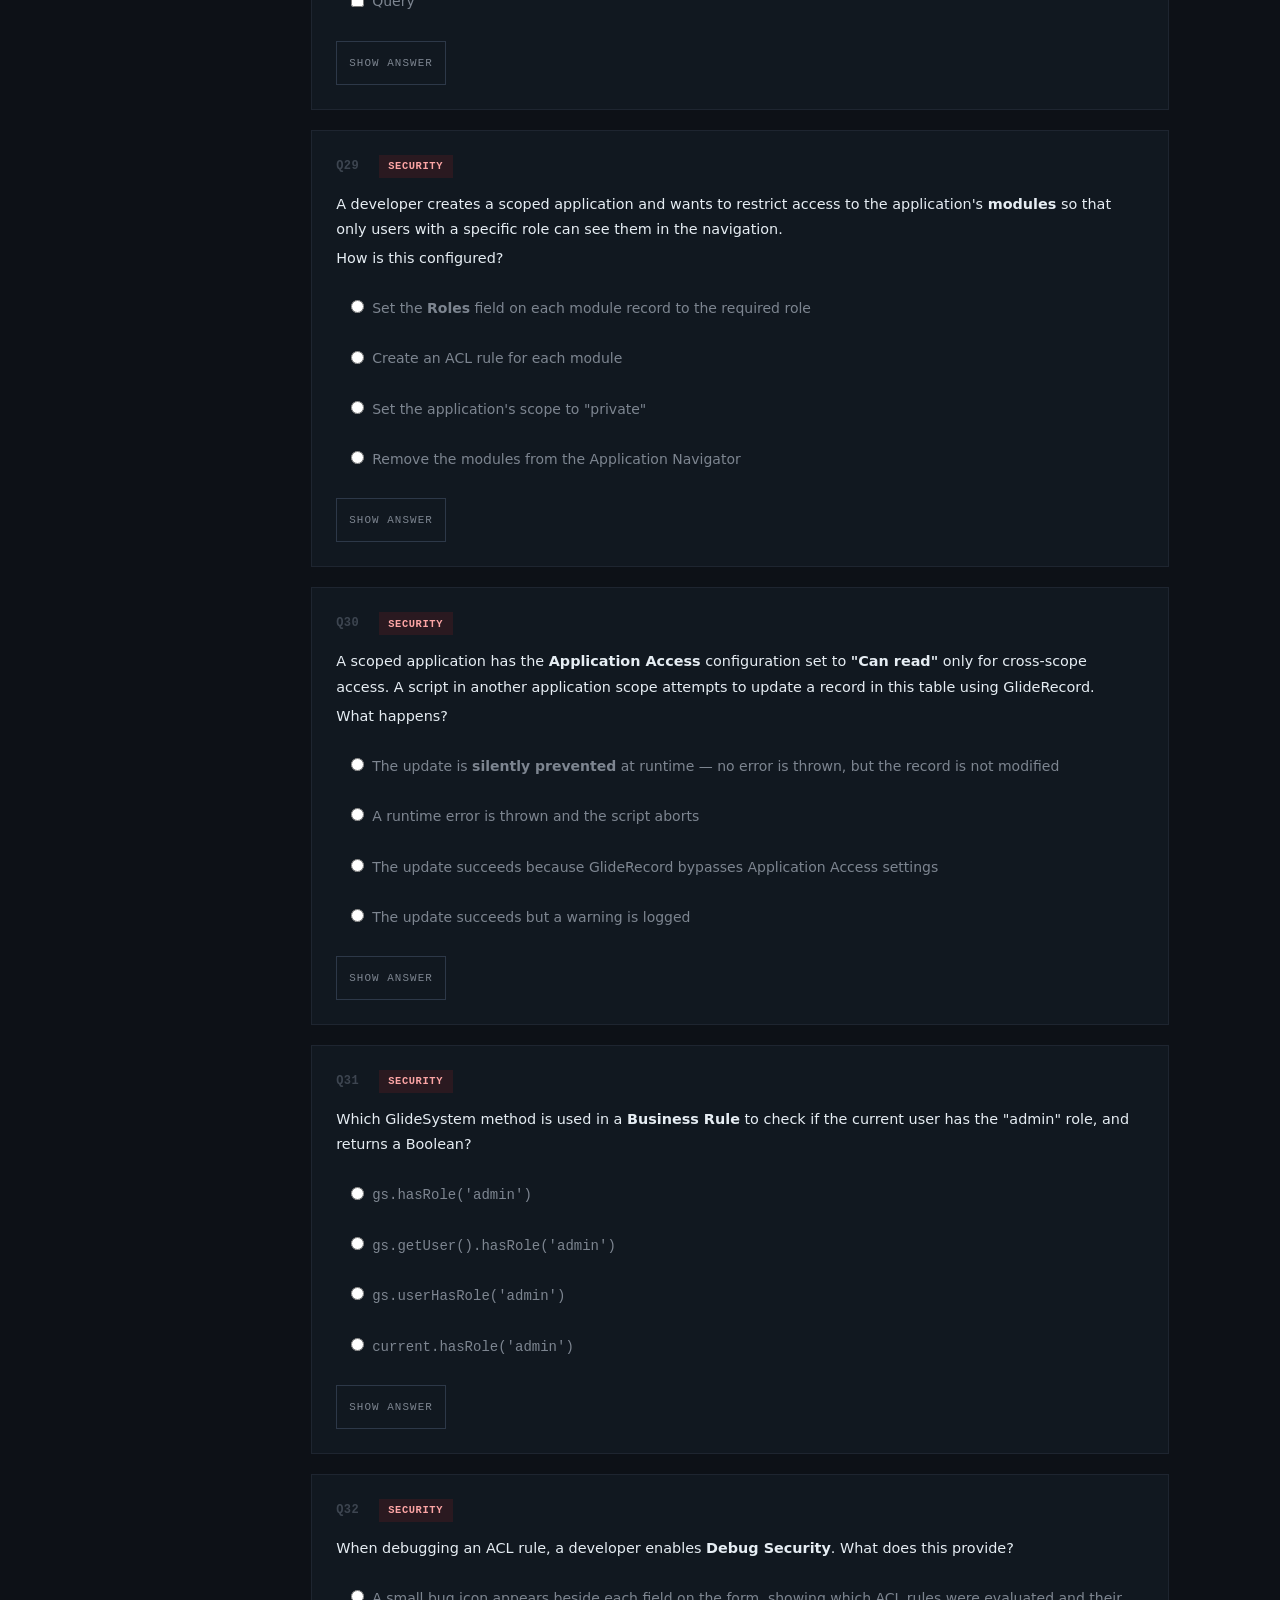
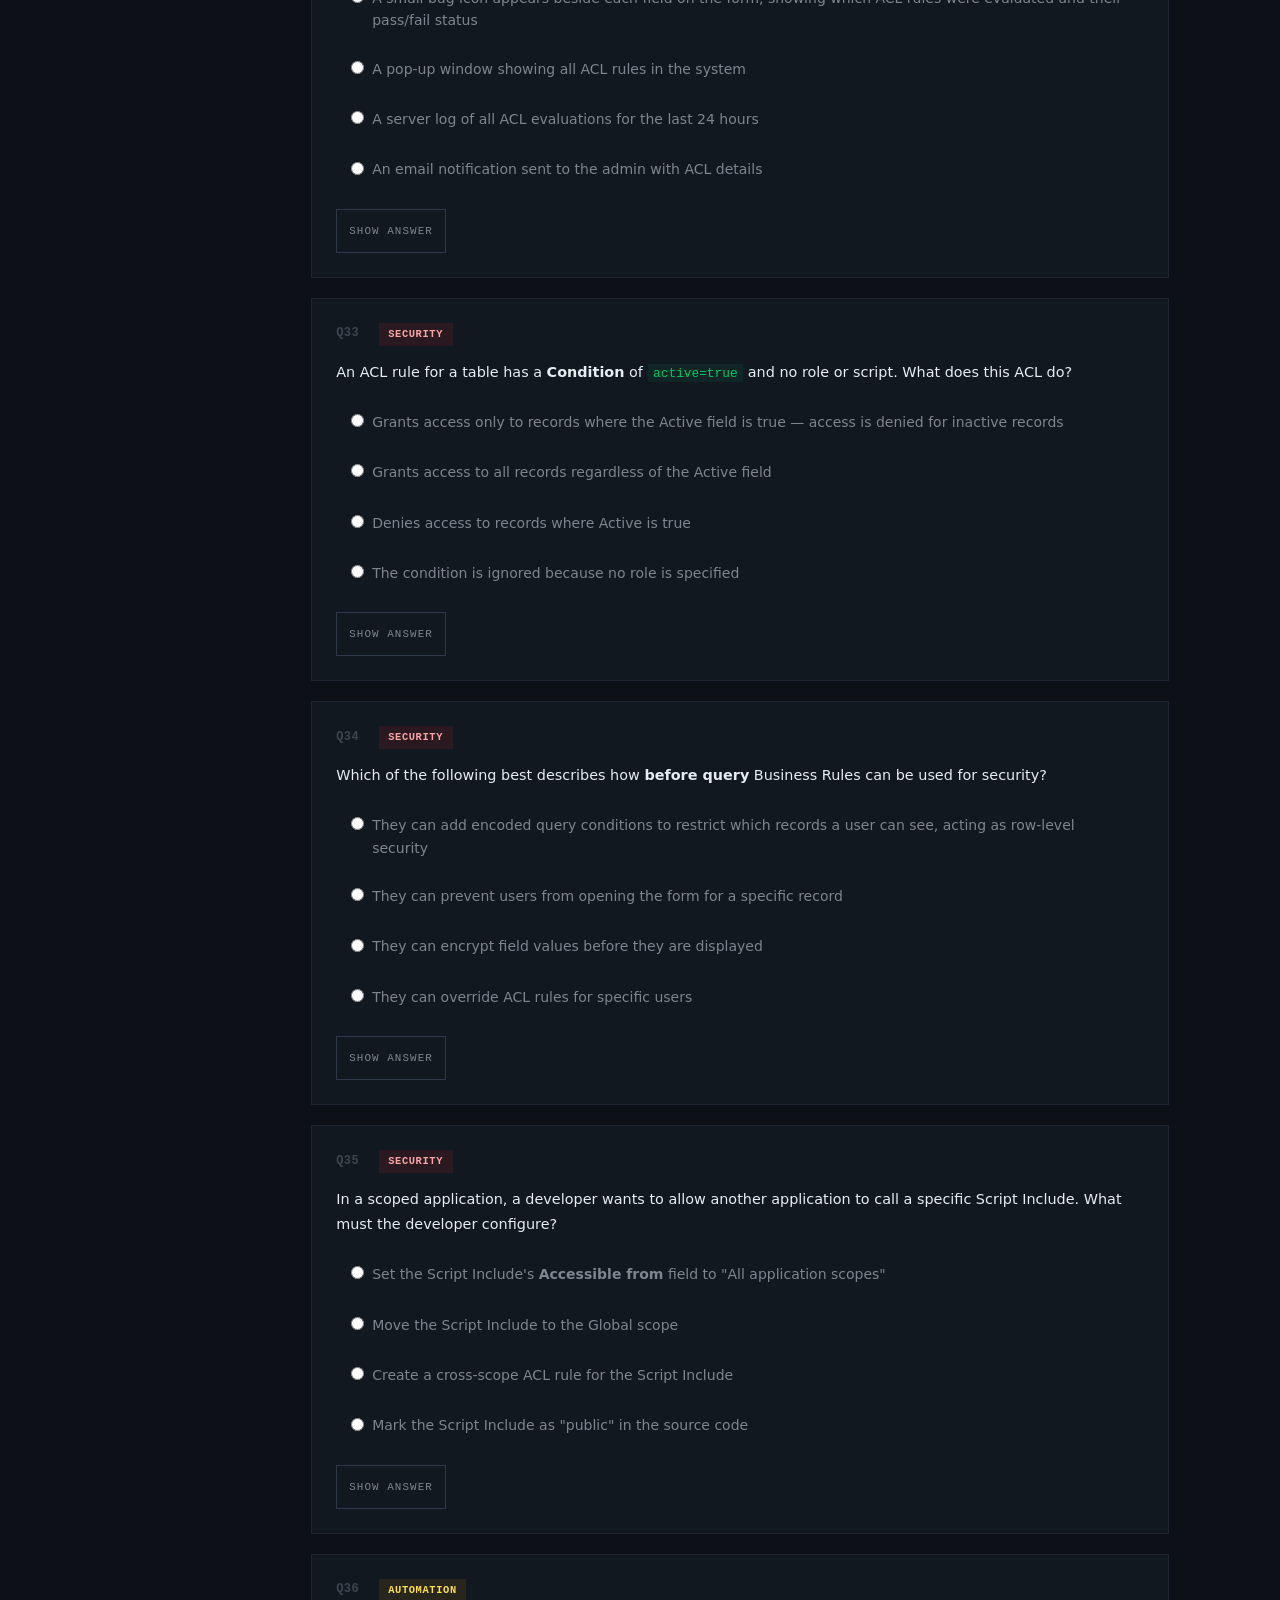
<file: tools/mock-exams/cad/index.html>
<!DOCTYPE html>
<html lang="en">
<head>
    <meta charset="UTF-8" />
    <meta name="viewport" content="width=device-width, initial-scale=1.0" />
    <title>CAD Mock Exam: James Warner</title>
    <link rel="icon" href="/favicon.svg" type="image/svg+xml" />
    <link rel="stylesheet" href="../../../style.css" />
    <link rel="stylesheet" href="../exam.css" />
</head>
<body>

<aside class="rail" id="site-rail"></aside>

<main class="content">

    <div class="pg-header">
        <p class="pg-label"><a href="/tools/mock-exams">Mock Exams</a> &middot; ServiceNow</p>
        <h1 class="pg-title">CAD Mock Exam</h1>
        <p class="pg-sub">60 questions &bull; 90 minutes &bull; Zurich Release &bull; Aligned to the 2026 exam blueprint.</p>
    </div>

    <div class="exam-header">
        <div class="domain-legend">
            <span class="domain-tag tag-Design">Design 20%</span>
            <span class="domain-tag tag-UI">UI 20%</span>
            <span class="domain-tag tag-Security">Security 20%</span>
            <span class="domain-tag tag-Automation">Automation 20%</span>
            <span class="domain-tag tag-External-Data">External Data 10%</span>
            <span class="domain-tag tag-Managing-Apps">Managing Apps 10%</span>
        </div>
    </div>

    <div class="exam-controls">
        <span class="exam-progress" id="navProgress">0 / 60</span>
        <span class="timer-display" id="timerDisplay">90:00</span>
        <button class="quiz-btn" id="timerToggle">Start Timer</button>
        <button class="quiz-btn" id="revealAllNav">Reveal All</button>
        <button class="quiz-btn" id="resetQuizNav">Reset</button>
    </div>

    <div id="quiz"></div>

    <div class="quiz-actions">
        <button class="quiz-btn quiz-btn-primary" id="submitAnswers">Submit All Answers</button>
        <button class="quiz-btn" id="resetQuiz">Reset Quiz</button>
    </div>

    <div class="score-summary" id="scoreSummary"></div>

</main>

<footer class="site-footer"><a href="mailto:jwarnerst@gmail.com" class="contact-link">Email ↗</a> <a href="https://linkedin.com/in/james-warner1" target="_blank" rel="noopener" class="contact-link">LinkedIn ↗</a>
<br/>
    &copy; 2026 James Warner
</footer>

<script id="quiz-data" type="application/json">
{
  "results": [
    {
      "assessment_type": "multiple-choice",
      "domain": "Design",
      "prompt": {
        "question": "<p>A company needs to track employee volunteer hours and the charities they support. They need approval workflows, reporting, and integration with HR data already in ServiceNow.</p><p>Is this a good fit for a ServiceNow application?</p>",
        "answers": [
          "<p>Yes \u2014 it leverages existing platform data (HR), requires workflows and approvals, and benefits from ServiceNow's reporting engine</p>",
          "<p>No \u2014 volunteer tracking is not an ITSM function and should be built externally</p>",
          "<p>No \u2014 ServiceNow cannot integrate with HR data</p>",
          "<p>Yes \u2014 but only if the company purchases a separate ServiceNow HR module</p>"
        ],
        "explanation": "<p><strong>Correct: A</strong></p><p>ServiceNow is a platform, not just an ITSM tool. Applications that leverage existing platform data (like HR records), require workflow/approval capabilities, and benefit from built-in reporting and role-based security are excellent candidates for custom ServiceNow applications. The platform's extensibility is precisely designed for these use cases.</p>"
      },
      "correct_response": [
        "a"
      ]
    },
    {
      "assessment_type": "multiple-choice",
      "domain": "Design",
      "prompt": {
        "question": "<p>When designing a data model for a new application, which approach follows ServiceNow best practices for a table that tracks \"Project Tasks\" with fields common to the base Task table?</p>",
        "answers": [
          "<p>Extend the Task [task] table to inherit standard fields like State, Priority, Assignment Group, and Short Description</p>",
          "<p>Create a standalone table with no parent, and manually add State, Priority, and Assignment Group fields</p>",
          "<p>Add custom fields directly to the base Task table</p>",
          "<p>Create a Database View that joins the Task table with a new custom table</p>"
        ],
        "explanation": "<p><strong>Correct: A</strong></p><p>ServiceNow best practice is to <strong>extend the Task table</strong> when your new table needs task-like functionality (states, assignments, priorities, SLAs, approvals). This provides inheritance of standard fields, business rules, and platform integrations. Creating a standalone table would require manually recreating all this functionality, and adding custom fields directly to the Task table would affect all task-based applications.</p>"
      },
      "correct_response": [
        "a"
      ]
    },
    {
      "assessment_type": "multiple-choice",
      "domain": "Design",
      "prompt": {
        "question": "<p>An application developer creates a new scoped application called \"Expense Tracker\" with the scope name <code>x_myco_expense</code>. The developer creates a Script Include within this application.</p><p>Which statement is true about the Script Include's accessibility?</p>",
        "answers": [
          "<p>By default, the Script Include is only accessible within the <code>x_myco_expense</code> application scope</p>",
          "<p>By default, the Script Include is accessible from all application scopes</p>",
          "<p>The Script Include cannot be called from any Business Rule</p>",
          "<p>The Script Include is automatically available in the global scope</p>"
        ],
        "explanation": "<p><strong>Correct: A</strong></p><p>In a <strong>scoped application</strong>, artifacts like Script Includes are private to the application scope by default. They can only be accessed by other scripts running within the same scope. To make a Script Include accessible from other scopes, the developer must explicitly set the <strong>Accessible from</strong> field to \"All application scopes\" on the Script Include record. This is a fundamental principle of application scope isolation.</p>"
      },
      "correct_response": [
        "a"
      ]
    },
    {
      "assessment_type": "multiple-choice",
      "domain": "Design",
      "prompt": {
        "question": "<p>A developer needs to create a new application module that displays a filtered list of records from the <code>x_myco_expense_request</code> table, showing only records where the State is \"Pending Approval\".</p><p>How should the module be configured?</p>",
        "answers": [
          "<p>Set the module's <strong>Link type</strong> to \"List of Records\" and add a <strong>Filter</strong> condition of <code>state=pending_approval</code></p>",
          "<p>Set the module's Link type to \"URL\" and enter the table list URL with a query parameter</p>",
          "<p>Create a UI Page that queries the table and link the module to it</p>",
          "<p>Set the module's Link type to \"Separator\" with a filter condition</p>"
        ],
        "explanation": "<p><strong>Correct: A</strong></p><p>Application modules with a Link type of <strong>\"List of Records\"</strong> allow developers to specify a target table and a filter condition. The filter is applied automatically when users click the module, showing only the matching records. This is the standard and simplest approach for filtered list views.</p>"
      },
      "correct_response": [
        "a"
      ]
    },
    {
      "assessment_type": "multi-select",
      "domain": "Design",
      "prompt": {
        "question": "<p>Which three are valid field types when adding a new column to a ServiceNow table? (Select 3)</p>",
        "answers": [
          "<p>Reference</p>",
          "<p>Choice</p>",
          "<p>Glide List</p>",
          "<p>Array</p>",
          "<p>Object</p>"
        ],
        "explanation": "<p><strong>Correct: A, B, C</strong></p><p><strong>Reference</strong> creates a foreign key relationship to another table. <strong>Choice</strong> provides a dropdown list of predefined values. <strong>Glide List</strong> allows multiple reference values in a single field (stored as a comma-separated list of sys_ids). \"Array\" and \"Object\" are not standard ServiceNow field types.</p>"
      },
      "correct_response": [
        "a",
        "b",
        "c"
      ]
    },
    {
      "assessment_type": "multiple-choice",
      "domain": "Design",
      "prompt": {
        "question": "<p>A developer is designing an application and needs to determine the table inheritance structure. The <strong>Server</strong> table extends <strong>Computer</strong>, which extends <strong>Hardware</strong>, which extends <strong>Configuration Item</strong> (<code>cmdb_ci</code>).</p><p>If a field is added to the Computer table, which tables will have access to this field?</p>",
        "answers": [
          "<p>Computer and all tables that extend Computer (including Server)</p>",
          "<p>Only the Computer table</p>",
          "<p>All tables in the CMDB hierarchy, including Configuration Item</p>",
          "<p>Computer, Hardware, and Configuration Item</p>"
        ],
        "explanation": "<p><strong>Correct: A</strong></p><p>In ServiceNow's table inheritance model, fields are inherited <strong>downward</strong>. A field added to a parent table is available on all child (extended) tables. However, it is <strong>not</strong> available on the parent's own parent tables. So a field added to Computer is available on Computer and Server (and any other extensions of Computer), but not on Hardware or Configuration Item above it.</p>"
      },
      "correct_response": [
        "a"
      ]
    },
    {
      "assessment_type": "multiple-choice",
      "domain": "Design",
      "prompt": {
        "question": "<p>Which statement correctly describes the relationship between Application Scope and the Global scope?</p>",
        "answers": [
          "<p>Scripts in the Global scope can access artifacts in a scoped application only if those artifacts have their <strong>Accessible from</strong> property set to \"All application scopes\"</p>",
          "<p>Scripts in the Global scope can always access all artifacts in any scoped application</p>",
          "<p>Scoped applications can never access Global scope artifacts</p>",
          "<p>Application scope only applies to UI elements, not server-side scripts</p>"
        ],
        "explanation": "<p><strong>Correct: A</strong></p><p>Application scope provides <strong>isolation by default</strong>. Global scripts cannot access scoped artifacts unless the artifact's <strong>Accessible from</strong> property is explicitly set to \"All application scopes\". This protection applies to Script Includes, tables, and other application artifacts. Conversely, scoped applications <em>can</em> access many Global scope APIs (like GlideRecord on global tables), but with some restrictions enforced at runtime.</p>"
      },
      "correct_response": [
        "a"
      ]
    },
    {
      "assessment_type": "multiple-choice",
      "domain": "Design",
      "prompt": {
        "question": "<p>A developer creates a new table in a scoped application and needs to configure the <strong>Application Access</strong> settings. What does enabling <strong>\"Allow access to this table via web services\"</strong> do?</p>",
        "answers": [
          "<p>It allows external systems to query and modify records in this table through the ServiceNow REST/SOAP APIs</p>",
          "<p>It makes the table visible in the Application Navigator for all users</p>",
          "<p>It allows the table to be used as a data source in Performance Analytics</p>",
          "<p>It enables the table for use in Service Portal widgets</p>"
        ],
        "explanation": "<p><strong>Correct: A</strong></p><p>The <strong>\"Allow access to this table via web services\"</strong> checkbox in the Application Access configuration controls whether the table's records can be accessed through the ServiceNow Table API (REST) or SOAP web services. When disabled, external API calls to this table are blocked, even if the user has appropriate roles. This is a scoped application security feature.</p>"
      },
      "correct_response": [
        "a"
      ]
    },
    {
      "assessment_type": "multiple-choice",
      "domain": "Design",
      "prompt": {
        "question": "<p>A developer is creating a custom application and needs a field that stores a reference to multiple user records (e.g., a list of approvers). Which field type is most appropriate?</p>",
        "answers": [
          "<p>Glide List (with a reference to the User table)</p>",
          "<p>Reference (to the User table)</p>",
          "<p>String (storing comma-separated user names)</p>",
          "<p>Journal field</p>"
        ],
        "explanation": "<p><strong>Correct: A</strong></p><p>A <strong>Glide List</strong> field stores multiple reference values (sys_ids) in a single field, making it ideal for storing a list of related records like multiple approvers. A standard Reference field can only hold a single reference value. Storing comma-separated strings is not a best practice as it loses the referential integrity and cannot be used in dot-walking.</p>"
      },
      "correct_response": [
        "a"
      ]
    },
    {
      "assessment_type": "multiple-choice",
      "domain": "Design",
      "prompt": {
        "question": "<p>When creating a new application using the Guided Application Creator (App Engine Studio or Application Creator), which of the following is automatically generated?</p>",
        "answers": [
          "<p>An application scope, application menu, and a set of default roles (user and admin)</p>",
          "<p>Only the application scope</p>",
          "<p>An application scope and a single table</p>",
          "<p>An application scope, three tables, and a dashboard</p>"
        ],
        "explanation": "<p><strong>Correct: A</strong></p><p>When you create a new application using the Guided Application Creator, ServiceNow automatically generates the <strong>application scope</strong> (with a unique namespace), an <strong>application menu</strong> (for the navigation), and <strong>default roles</strong> (typically a user role and an admin role). Tables, modules, and other artifacts are created as you configure them during the creation process.</p>"
      },
      "correct_response": [
        "a"
      ]
    },
    {
      "assessment_type": "multiple-choice",
      "domain": "Design",
      "prompt": {
        "question": "<p>A developer wants to prevent other applications from extending a table in their scoped application. Which setting achieves this?</p>",
        "answers": [
          "<p>Set the table's <strong>Extensible</strong> property to false</p>",
          "<p>Set the table's <strong>Application Access</strong> to \"This application scope only\"</p>",
          "<p>Create an ACL that denies create access to the table</p>",
          "<p>Mark the table as read-only in the data dictionary</p>"
        ],
        "explanation": "<p><strong>Correct: A</strong></p><p>The <strong>Extensible</strong> property on a table definition controls whether other tables can extend (inherit from) it. Setting this to false prevents other developers and applications from creating child tables. Application Access controls runtime data access, not schema extension. ACLs control record-level access, not table structure.</p>"
      },
      "correct_response": [
        "a"
      ]
    },
    {
      "assessment_type": "multiple-choice",
      "domain": "Design",
      "prompt": {
        "question": "<p>A scoped application needs to store configuration values that administrators can change without modifying code (e.g., a default approval group name or a maximum retry count).</p><p>Where should these values be stored?</p>",
        "answers": [
          "<p>In <strong>Application Properties</strong> (system properties scoped to the application)</p>",
          "<p>In a hardcoded constant within a Script Include</p>",
          "<p>In a custom configuration table with a single record</p>",
          "<p>In the application's <code>sys_app</code> record description field</p>"
        ],
        "explanation": "<p><strong>Correct: A</strong></p><p><strong>Application Properties</strong> are the standard mechanism for storing configurable values in a scoped application. They provide a clean interface for administrators to modify settings without touching code. They can be accessed programmatically using <code>gs.getProperty()</code> and managed through the Application Properties module. Hardcoding values creates maintenance issues, and a custom configuration table is unnecessary overhead for simple key-value settings.</p>"
      },
      "correct_response": [
        "a"
      ]
    },
    {
      "assessment_type": "multiple-choice",
      "domain": "UI",
      "prompt": {
        "question": "<p>A developer needs to make the <strong>Priority</strong> field mandatory on a form <em>only</em> when the <strong>State</strong> field is set to \"In Progress\". The requirement should work without writing any code.</p><p>Which approach should the developer use?</p>",
        "answers": [
          "<p>A <strong>UI Policy</strong> with a condition of <code>State = In Progress</code> that sets Priority to mandatory</p>",
          "<p>A <strong>Client Script</strong> (onChange) that checks the State value and uses <code>g_form.setMandatory()</code></p>",
          "<p>A <strong>Data Policy</strong> that enforces Priority as mandatory on the server side</p>",
          "<p>A <strong>Business Rule</strong> that aborts the update if Priority is empty</p>"
        ],
        "explanation": "<p><strong>Correct: A</strong></p><p>A <strong>UI Policy</strong> is the no-code solution for conditionally making fields mandatory, read-only, or visible/hidden based on field values. It evaluates the condition (State = In Progress) and applies the action (set Priority to mandatory) declaratively, without writing any script. A Client Script would also work but requires code. Data Policies enforce server-side validation but do not provide the conditional form behaviour described.</p>"
      },
      "correct_response": [
        "a"
      ]
    },
    {
      "assessment_type": "multiple-choice",
      "domain": "UI",
      "prompt": {
        "question": "<p>A developer writes an <strong>onChange</strong> Client Script on the <strong>Category</strong> field. The script should only execute when a user manually changes the field value, not when the form first loads.</p><p>Which built-in parameter should the developer check?</p>",
        "answers": [
          "<p>Check if the <code>isLoading</code> parameter is <strong>false</strong></p>",
          "<p>Check if the <code>newValue</code> parameter is not empty</p>",
          "<p>Check if <code>g_form.isNewRecord()</code> returns false</p>",
          "<p>Check if the <code>control</code> parameter is not null</p>"
        ],
        "explanation": "<p><strong>Correct: A</strong></p><p>The <code>onChange</code> Client Script function receives three parameters: <code>control</code>, <code>oldValue</code>, <code>newValue</code>, and <code>isLoading</code>. The <code>isLoading</code> parameter is <strong>true</strong> when the form is initially loading and the field value is being set as part of that load. To skip execution during form load, the script should return early if <code>isLoading</code> is true (or equivalently, only execute when <code>isLoading</code> is false).</p><p>Standard pattern: <code>if (isLoading) return;</code></p>"
      },
      "correct_response": [
        "a"
      ]
    },
    {
      "assessment_type": "multi-select",
      "domain": "UI",
      "prompt": {
        "question": "<p>Which three are valid <strong>Client Script</strong> types in ServiceNow? (Select 3)</p>",
        "answers": [
          "<p>onLoad</p>",
          "<p>onChange</p>",
          "<p>onSubmit</p>",
          "<p>onQuery</p>",
          "<p>onDelete</p>"
        ],
        "explanation": "<p><strong>Correct: A, B, C</strong></p><p>The three standard Client Script types are: <strong>onLoad</strong> (runs when a form loads), <strong>onChange</strong> (runs when a specified field value changes), and <strong>onSubmit</strong> (runs when the form is submitted/saved). There is also onCellEdit for list editing. \"onQuery\" and \"onDelete\" are not valid client script types \u2014 query and delete operations are handled server-side via Business Rules.</p>"
      },
      "correct_response": [
        "a",
        "b",
        "c"
      ]
    },
    {
      "assessment_type": "multiple-choice",
      "domain": "UI",
      "prompt": {
        "question": "<p>A developer needs to display an informational message at the top of a form when it loads. Which <code>g_form</code> method should be used?</p>",
        "answers": [
          "<p><code>g_form.addInfoMessage('Your message here')</code></p>",
          "<p><code>g_form.showMessage('Your message here')</code></p>",
          "<p><code>g_form.setValue('message', 'Your message here')</code></p>",
          "<p><code>gs.addInfoMessage('Your message here')</code></p>"
        ],
        "explanation": "<p><strong>Correct: A</strong></p><p><code>g_form.addInfoMessage()</code> displays a blue informational banner at the top of the form. This is a client-side method available in Client Scripts. <code>gs.addInfoMessage()</code> is a <strong>server-side</strong> method (GlideSystem) and cannot be called from a Client Script. <code>g_form.showMessage()</code> is not a valid method. <code>g_form.setValue()</code> sets a field value, not a message.</p>"
      },
      "correct_response": [
        "a"
      ]
    },
    {
      "assessment_type": "multiple-choice",
      "domain": "UI",
      "prompt": {
        "question": "<p>A developer needs to make an asynchronous server-side call from a Client Script to retrieve data without reloading the form.</p><p>Which approach should they use?</p>",
        "answers": [
          "<p>Use <strong>GlideAjax</strong> to call a client-callable Script Include</p>",
          "<p>Use <strong>GlideRecord</strong> directly in the Client Script</p>",
          "<p>Use <strong>g_form.getReference()</strong> to query any table</p>",
          "<p>Use a <strong>Business Rule</strong> triggered by a field change</p>"
        ],
        "explanation": "<p><strong>Correct: A</strong></p><p><strong>GlideAjax</strong> is the standard mechanism for making asynchronous server calls from Client Scripts. The developer creates a <strong>client-callable Script Include</strong> (extending <code>AbstractAjaxProcessor</code>) on the server side, then calls it from the client using GlideAjax. While GlideRecord is available client-side, it makes synchronous calls that can freeze the browser and is deprecated for most use cases. <code>g_form.getReference()</code> only retrieves the record referenced by a Reference field.</p>"
      },
      "correct_response": [
        "a"
      ]
    },
    {
      "assessment_type": "multiple-choice",
      "domain": "UI",
      "prompt": {
        "question": "<p>Which statement about the <strong>Form Designer</strong> is correct?</p>",
        "answers": [
          "<p>You can create a new field on a form's table by dragging a data type from the <strong>Field Types</strong> tab to the form layout</p>",
          "<p>Removing a field from the form layout permanently deletes the field from the table</p>",
          "<p>The Form Designer can only be used for tables in the Global scope</p>",
          "<p>The Form Designer does not support adding sections to the form layout</p>"
        ],
        "explanation": "<p><strong>Correct: A</strong></p><p>The Form Designer allows developers to create new fields by dragging a data type from the <strong>Field Types</strong> tab onto the form canvas. This simultaneously creates the field in the table's data dictionary and adds it to the form layout. Removing a field from the form layout only removes it from the <em>view</em> \u2014 it does not delete the field from the table. The Form Designer works with scoped applications. Sections can be added by dragging from the Field Types tab.</p>"
      },
      "correct_response": [
        "a"
      ]
    },
    {
      "assessment_type": "multiple-choice",
      "domain": "UI",
      "prompt": {
        "question": "<p>A developer wants to create a user-facing form for submitting requests that does <strong>not</strong> require direct access to the underlying table. The form should be accessible through the Service Catalog.</p><p>Which feature should the developer use?</p>",
        "answers": [
          "<p>A <strong>Record Producer</strong></p>",
          "<p>A <strong>UI Page</strong></p>",
          "<p>A <strong>Form View</strong></p>",
          "<p>A <strong>Scripted REST API</strong></p>"
        ],
        "explanation": "<p><strong>Correct: A</strong></p><p>A <strong>Record Producer</strong> is a Service Catalog item that creates a record on a specified table when submitted. It provides a user-friendly catalog interface without exposing the underlying table structure. Users interact with the catalog form rather than the table's native form. This is a key concept in the blueprint: \"Use a Record Producer as an application's UI\".</p>"
      },
      "correct_response": [
        "a"
      ]
    },
    {
      "assessment_type": "multiple-choice",
      "domain": "UI",
      "prompt": {
        "question": "<p>A developer writes the following <strong>onSubmit</strong> Client Script:</p><pre><code>function onSubmit() {\n  if (g_form.getValue('priority') == '') {\n    g_form.addErrorMessage('Priority is required');\n    return false;\n  }\n}</code></pre><p>What happens when a user submits the form with an empty Priority field?</p>",
        "answers": [
          "<p>The form submission is <strong>cancelled</strong>, an error message is displayed, and the record is not saved</p>",
          "<p>The error message is displayed but the form is still submitted</p>",
          "<p>A server-side error is thrown and the transaction is rolled back</p>",
          "<p>The script has a syntax error and will not execute</p>"
        ],
        "explanation": "<p><strong>Correct: A</strong></p><p>In an <strong>onSubmit</strong> Client Script, returning <code>false</code> cancels the form submission and prevents the record from being saved. The <code>g_form.addErrorMessage()</code> displays a red error banner at the top of the form. This is a standard client-side validation pattern.</p>"
      },
      "correct_response": [
        "a"
      ]
    },
    {
      "assessment_type": "multiple-choice",
      "domain": "UI",
      "prompt": {
        "question": "<p>A developer writes a <strong>server-side script</strong> (Business Rule) that needs to display a message to the user after a record is saved. Which method should be used?</p>",
        "answers": [
          "<p><code>gs.addInfoMessage('Record saved successfully')</code></p>",
          "<p><code>g_form.addInfoMessage('Record saved successfully')</code></p>",
          "<p><code>current.addMessage('Record saved successfully')</code></p>",
          "<p><code>alert('Record saved successfully')</code></p>"
        ],
        "explanation": "<p><strong>Correct: A</strong></p><p><code>gs.addInfoMessage()</code> is a <strong>server-side</strong> GlideSystem method that queues an informational message to be displayed to the user after the server-side processing completes. <code>g_form</code> is a <strong>client-side</strong> object and is not available in Business Rules. <code>alert()</code> is a browser-side JavaScript function not available server-side.</p>"
      },
      "correct_response": [
        "a"
      ]
    },
    {
      "assessment_type": "multiple-choice",
      "domain": "UI",
      "prompt": {
        "question": "<p>Which <code>GlideForm</code> (g_form) method is used to hide a field on a form in a Client Script?</p>",
        "answers": [
          "<p><code>g_form.setVisible('field_name', false)</code></p>",
          "<p><code>g_form.hideField('field_name')</code></p>",
          "<p><code>g_form.setDisplay('field_name', false)</code></p>",
          "<p><code>g_form.removeField('field_name')</code></p>"
        ],
        "explanation": "<p><strong>Correct: C</strong></p><p><code>g_form.setDisplay('field_name', false)</code> hides the field and its label from the form. <code>g_form.setVisible('field_name', false)</code> hides the field but preserves the space it occupies on the form layout. <code>g_form.hideField()</code> and <code>g_form.removeField()</code> are not valid GlideForm methods. Both <code>setDisplay</code> and <code>setVisible</code> are valid, but <code>setDisplay</code> is the standard method for fully hiding a field.</p>"
      },
      "correct_response": [
        "c"
      ]
    },
    {
      "assessment_type": "multiple-choice",
      "domain": "UI",
      "prompt": {
        "question": "<p>What is the purpose of a <strong>UI Policy</strong> compared to a <strong>Data Policy</strong>?</p>",
        "answers": [
          "<p>UI Policies control form behaviour (mandatory, visible, read-only) on the client side; Data Policies enforce field requirements on both the client side and server side (including web services and imports)</p>",
          "<p>UI Policies run server-side only; Data Policies run client-side only</p>",
          "<p>UI Policies and Data Policies are identical in functionality</p>",
          "<p>UI Policies apply to list views; Data Policies apply to form views</p>"
        ],
        "explanation": "<p><strong>Correct: A</strong></p><p><strong>UI Policies</strong> dynamically change form behaviour (making fields mandatory, read-only, or visible/hidden) based on conditions. They run <strong>client-side</strong> and only affect the form view. <strong>Data Policies</strong> enforce field requirements (mandatory, read-only) on both the <strong>client and server side</strong>, meaning they also apply when records are created via web services, import sets, or other server-side processes. Data Policies are stronger enforcement mechanisms.</p>"
      },
      "correct_response": [
        "a"
      ]
    },
    {
      "assessment_type": "multiple-choice",
      "domain": "Security",
      "prompt": {
        "question": "<p>An Access Control List (ACL) rule is configured with a <strong>Role</strong>, a <strong>Condition</strong>, and a <strong>Script</strong>. In what order does ServiceNow evaluate these components?</p>",
        "answers": [
          "<p>Role \u2192 Condition \u2192 Script</p>",
          "<p>Script \u2192 Role \u2192 Condition</p>",
          "<p>Condition \u2192 Script \u2192 Role</p>",
          "<p>Role \u2192 Script \u2192 Condition</p>"
        ],
        "explanation": "<p><strong>Correct: A</strong></p><p>ServiceNow evaluates ACL rules in the order: <strong>Role \u2192 Condition \u2192 Script</strong>. The Role check is the cheapest evaluation (just a role membership check), so it runs first. If the user has the required role, the Condition (a declarative filter) is evaluated next. Only if both pass does the Script execute. All three must pass for access to be granted. This order is designed for performance optimisation.</p>"
      },
      "correct_response": [
        "a"
      ]
    },
    {
      "assessment_type": "multiple-choice",
      "domain": "Security",
      "prompt": {
        "question": "<p>A developer creates a table-level ACL rule that <strong>denies</strong> read access for a specific role. The same table has a field-level ACL that <strong>grants</strong> read access to a specific field for the same role.</p><p>What is the result when a user with that role tries to view a record?</p>",
        "answers": [
          "<p>The user is <strong>denied access to the entire record</strong> \u2014 the table-level ACL must pass before field-level ACLs are evaluated</p>",
          "<p>The user can see only the specific field allowed by the field-level ACL</p>",
          "<p>The field-level ACL overrides the table-level ACL</p>",
          "<p>Both ACLs cancel each other out and default access is granted</p>"
        ],
        "explanation": "<p><strong>Correct: A</strong></p><p>ACL evaluation follows a <strong>hierarchical order</strong>: table-level ACLs are evaluated first, then field-level ACLs. If a user <strong>fails</strong> a table-level ACL, they are denied access to all fields in the table \u2014 field-level ACLs are never evaluated. Field-level ACLs only apply if the user has already passed the table-level ACL.</p>"
      },
      "correct_response": [
        "a"
      ]
    },
    {
      "assessment_type": "multiple-choice",
      "domain": "Security",
      "prompt": {
        "question": "<p>In an ACL rule's Script field, a developer wants to check if the current user has the \"approver\" role. Which method should they use?</p>",
        "answers": [
          "<p><code>gs.hasRole('approver')</code></p>",
          "<p><code>g_user.hasRole('approver')</code></p>",
          "<p><code>current.user.hasRole('approver')</code></p>",
          "<p><code>session.hasRole('approver')</code></p>"
        ],
        "explanation": "<p><strong>Correct: A</strong></p><p>ACL scripts execute <strong>server-side</strong>, so the <code>gs</code> (GlideSystem) object is available. <code>gs.hasRole('approver')</code> checks whether the current user has the specified role. <code>g_user</code> is a <strong>client-side</strong> object (GlideUser) and is not available in ACL scripts. The ACL script has access to <code>current</code> (the record being accessed) and <code>gs</code> (GlideSystem).</p>"
      },
      "correct_response": [
        "a"
      ]
    },
    {
      "assessment_type": "multiple-choice",
      "domain": "Security",
      "prompt": {
        "question": "<p>What is the effect of leaving the <strong>Role</strong> field blank in an ACL rule?</p>",
        "answers": [
          "<p>The Role check is considered <strong>passed</strong> (true) \u2014 any authenticated user satisfies the role requirement</p>",
          "<p>The ACL rule is disabled and will not be evaluated</p>",
          "<p>Only the admin role can pass the ACL</p>",
          "<p>The ACL denies access to all users</p>"
        ],
        "explanation": "<p><strong>Correct: A</strong></p><p>In ServiceNow ACLs, <strong>blank fields evaluate to true</strong>. If the Role field is left blank, the role check passes for any authenticated user. Similarly, a blank Condition and a blank Script both evaluate to true. This means an ACL with all three fields blank would grant access to any authenticated user. This is a commonly tested concept.</p>"
      },
      "correct_response": [
        "a"
      ]
    },
    {
      "assessment_type": "multi-select",
      "domain": "Security",
      "prompt": {
        "question": "<p>Which three operations can be controlled by Access Control List (ACL) rules in ServiceNow? (Select 3)</p>",
        "answers": [
          "<p>Read</p>",
          "<p>Write</p>",
          "<p>Delete</p>",
          "<p>Execute</p>",
          "<p>Query</p>"
        ],
        "explanation": "<p><strong>Correct: A, B, C</strong></p><p>The standard operations controlled by ACLs on table records are <strong>Read</strong>, <strong>Write</strong>, <strong>Create</strong>, and <strong>Delete</strong>. <strong>Execute</strong> is also a valid ACL operation, but it applies to different resource types like Script Includes, UI Pages, and Processors—not to table records. For this question about controlling data access, Read, Write, and Delete are the correct choices. Query is not an ACL operation.</p>"
      },
      "correct_response": [
        "a",
        "b",
        "c"
      ]
    },
    {
      "assessment_type": "multiple-choice",
      "domain": "Security",
      "prompt": {
        "question": "<p>A developer creates a scoped application and wants to restrict access to the application's <strong>modules</strong> so that only users with a specific role can see them in the navigation.</p><p>How is this configured?</p>",
        "answers": [
          "<p>Set the <strong>Roles</strong> field on each module record to the required role</p>",
          "<p>Create an ACL rule for each module</p>",
          "<p>Set the application's scope to \"private\"</p>",
          "<p>Remove the modules from the Application Navigator</p>"
        ],
        "explanation": "<p><strong>Correct: A</strong></p><p>Application modules have a <strong>Roles</strong> field that controls which roles can see the module in the Application Navigator. Only users with the specified role(s) will see the module. This is the standard mechanism for restricting navigation access. ACLs control data access (table/record level), not module visibility.</p>"
      },
      "correct_response": [
        "a"
      ]
    },
    {
      "assessment_type": "multiple-choice",
      "domain": "Security",
      "prompt": {
        "question": "<p>A scoped application has the <strong>Application Access</strong> configuration set to <strong>\"Can read\"</strong> only for cross-scope access. A script in another application scope attempts to update a record in this table using GlideRecord.</p><p>What happens?</p>",
        "answers": [
          "<p>The update is <strong>silently prevented</strong> at runtime \u2014 no error is thrown, but the record is not modified</p>",
          "<p>A runtime error is thrown and the script aborts</p>",
          "<p>The update succeeds because GlideRecord bypasses Application Access settings</p>",
          "<p>The update succeeds but a warning is logged</p>"
        ],
        "explanation": "<p><strong>Correct: A</strong></p><p>When Application Access restricts cross-scope operations, <strong>unauthorised access is prevented at runtime but does not cause runtime errors</strong>. The update operation is silently blocked. This is by design \u2014 scoped application protection prevents other scopes from modifying data they are not authorised to change, without breaking the calling script's execution flow.</p>"
      },
      "correct_response": [
        "a"
      ]
    },
    {
      "assessment_type": "multiple-choice",
      "domain": "Security",
      "prompt": {
        "question": "<p>Which GlideSystem method is used in a <strong>Business Rule</strong> to check if the current user has the \"admin\" role, and returns a Boolean?</p>",
        "answers": [
          "<p><code>gs.hasRole('admin')</code></p>",
          "<p><code>gs.getUser().hasRole('admin')</code></p>",
          "<p><code>gs.userHasRole('admin')</code></p>",
          "<p><code>current.hasRole('admin')</code></p>"
        ],
        "explanation": "<p><strong>Correct: A</strong></p><p><code>gs.hasRole('admin')</code> is the direct GlideSystem method that checks if the currently logged-in user has the specified role and returns true or false. While <code>gs.getUser().hasRole()</code> would also work, <code>gs.hasRole()</code> is the more concise and commonly tested method. <code>current.hasRole()</code> is not valid \u2014 <code>current</code> refers to the record, not the user.</p>"
      },
      "correct_response": [
        "a"
      ]
    },
    {
      "assessment_type": "multiple-choice",
      "domain": "Security",
      "prompt": {
        "question": "<p>When debugging an ACL rule, a developer enables <strong>Debug Security</strong>. What does this provide?</p>",
        "answers": [
          "<p>A small bug icon appears beside each field on the form, showing which ACL rules were evaluated and their pass/fail status</p>",
          "<p>A pop-up window showing all ACL rules in the system</p>",
          "<p>A server log of all ACL evaluations for the last 24 hours</p>",
          "<p>An email notification sent to the admin with ACL details</p>"
        ],
        "explanation": "<p><strong>Correct: A</strong></p><p>When <strong>Debug Security</strong> is enabled (via the System Diagnostics > Security Diagnostics module or the session debug option), a small debug icon appears beside each field on the form. Clicking the icon shows which ACL rules were evaluated for that field, whether each rule passed or failed, and the evaluation details. This is the primary tool for troubleshooting access control issues.</p>"
      },
      "correct_response": [
        "a"
      ]
    },
    {
      "assessment_type": "multiple-choice",
      "domain": "Security",
      "prompt": {
        "question": "<p>An ACL rule for a table has a <strong>Condition</strong> of <code>active=true</code> and no role or script. What does this ACL do?</p>",
        "answers": [
          "<p>Grants access only to records where the Active field is true \u2014 access is denied for inactive records</p>",
          "<p>Grants access to all records regardless of the Active field</p>",
          "<p>Denies access to records where Active is true</p>",
          "<p>The condition is ignored because no role is specified</p>"
        ],
        "explanation": "<p><strong>Correct: A</strong></p><p>The <strong>Condition</strong> in an ACL acts as a filter. Only records that match the condition will pass the ACL check. Since the Role and Script are blank (both evaluate to true), the only effective filter is the condition: <code>active=true</code>. This means users can only access records where the Active field is true. Inactive records will be denied.</p>"
      },
      "correct_response": [
        "a"
      ]
    },
    {
      "assessment_type": "multiple-choice",
      "domain": "Security",
      "prompt": {
        "question": "<p>Which of the following best describes how <strong>before query</strong> Business Rules can be used for security?</p>",
        "answers": [
          "<p>They can add encoded query conditions to restrict which records a user can see, acting as row-level security</p>",
          "<p>They can prevent users from opening the form for a specific record</p>",
          "<p>They can encrypt field values before they are displayed</p>",
          "<p>They can override ACL rules for specific users</p>"
        ],
        "explanation": "<p><strong>Correct: A</strong></p><p>A <strong>before query</strong> Business Rule runs before a query is executed against the database. By calling <code>current.addEncodedQuery()</code>, the developer can inject additional filter conditions that restrict which records are returned. This effectively provides <strong>row-level security</strong> \u2014 for example, ensuring users only see records assigned to their department. This is a server-side mechanism that works alongside ACLs.</p>"
      },
      "correct_response": [
        "a"
      ]
    },
    {
      "assessment_type": "multiple-choice",
      "domain": "Security",
      "prompt": {
        "question": "<p>In a scoped application, a developer wants to allow another application to call a specific Script Include. What must the developer configure?</p>",
        "answers": [
          "<p>Set the Script Include's <strong>Accessible from</strong> field to \"All application scopes\"</p>",
          "<p>Move the Script Include to the Global scope</p>",
          "<p>Create a cross-scope ACL rule for the Script Include</p>",
          "<p>Mark the Script Include as \"public\" in the source code</p>"
        ],
        "explanation": "<p><strong>Correct: A</strong></p><p>The <strong>Accessible from</strong> field on a Script Include (and other scoped artifacts) controls cross-scope access. Setting it to \"All application scopes\" allows scripts in other scopes to call this Script Include. The default is \"This application scope only\", which provides isolation. Moving to Global scope is not recommended as it defeats the purpose of scoped development.</p>"
      },
      "correct_response": [
        "a"
      ]
    },
    {
      "assessment_type": "multiple-choice",
      "domain": "Automation",
      "prompt": {
        "question": "<p>A developer needs to automatically assign a record to a specific group whenever a new record is inserted into a custom table. The logic should run server-side and should execute <strong>before</strong> the record is committed to the database.</p><p>Which automation should the developer use?</p>",
        "answers": [
          "<p>A <strong>before insert</strong> Business Rule</p>",
          "<p>An <strong>after insert</strong> Business Rule</p>",
          "<p>An <strong>onLoad</strong> Client Script</p>",
          "<p>A <strong>UI Action</strong></p>"
        ],
        "explanation": "<p><strong>Correct: A</strong></p><p>A <strong>before insert</strong> Business Rule runs server-side before the record is saved to the database. This is ideal for setting field values (like assignment group) because changes made in a <code>before</code> Business Rule are included in the same database transaction \u2014 no additional update is needed. An <code>after</code> Business Rule would require a separate <code>current.update()</code> call, which is less efficient and can trigger additional Business Rules.</p>"
      },
      "correct_response": [
        "a"
      ]
    },
    {
      "assessment_type": "multiple-choice",
      "domain": "Automation",
      "prompt": {
        "question": "<p>What is the key difference between a <strong>Business Rule</strong> and a <strong>Flow Designer flow</strong>?</p>",
        "answers": [
          "<p>Business Rules are synchronous server-side scripts tied to database operations; Flow Designer provides a visual, primarily asynchronous automation tool with actions, conditions, and subflows</p>",
          "<p>Business Rules run client-side; Flow Designer runs server-side</p>",
          "<p>Business Rules can only run on task tables; Flow Designer can run on any table</p>",
          "<p>There is no difference \u2014 they are interchangeable</p>"
        ],
        "explanation": "<p><strong>Correct: A</strong></p><p><strong>Business Rules</strong> are script-based automations that execute synchronously (before/after) or asynchronously (async) in response to database operations (insert, update, delete, query). <strong>Flow Designer</strong> provides a no-code/low-code visual interface for building automations using triggers, actions, conditions, and subflows. Flows can be triggered by record changes, schedules, or other events and typically run asynchronously. Both run server-side.</p>"
      },
      "correct_response": [
        "a"
      ]
    },
    {
      "assessment_type": "multiple-choice",
      "domain": "Automation",
      "prompt": {
        "question": "<p>A developer creates a <strong>Scheduled Script Execution</strong> (Scheduled Job) that needs to run on the <strong>last day of every month</strong>.</p><p>How should the <strong>Run</strong> field be configured?</p>",
        "answers": [
          "<p>Set Run to <strong>Monthly</strong> and the Day field to <strong>last</strong></p>",
          "<p>Set Run to <strong>Periodically</strong> and the Repeat Interval to <strong>Last Day</strong></p>",
          "<p>Set Run to <strong>Monthly</strong> and the Day field to <strong>31</strong></p>",
          "<p>Set Run to <strong>Daily</strong> with a script condition that checks the date</p>"
        ],
        "explanation": "<p><strong>Correct: C</strong></p><p>To run on the last day of every month, set Run to <strong>Monthly</strong> and the Day field to <strong>31</strong>. ServiceNow interprets Day = 31 as \"the last day of the month\" \u2014 for months with fewer than 31 days, it automatically adjusts to the actual last day (e.g., February 28/29, April 30). This is directly from the blueprint's sample question #2.</p>"
      },
      "correct_response": [
        "c"
      ]
    },
    {
      "assessment_type": "multiple-choice",
      "domain": "Automation",
      "prompt": {
        "question": "<p>A developer creates a <strong>Script Include</strong> in a scoped application that needs to be callable from a <strong>Client Script</strong> via GlideAjax.</p><p>Which configuration is required?</p>",
        "answers": [
          "<p>The Script Include must extend <code>AbstractAjaxProcessor</code> and have the <strong>Client callable</strong> checkbox enabled</p>",
          "<p>The Script Include only needs the <strong>Client callable</strong> checkbox enabled</p>",
          "<p>The Script Include must be in the Global scope</p>",
          "<p>No special configuration is needed \u2014 any Script Include can be called from GlideAjax</p>"
        ],
        "explanation": "<p><strong>Correct: A</strong></p><p>For a Script Include to be callable from a Client Script via GlideAjax, two things are required: (1) the Script Include must <strong>extend <code>AbstractAjaxProcessor</code></strong> (which provides the framework for handling Ajax requests), and (2) the <strong>Client callable</strong> checkbox must be enabled on the Script Include record. Without both, the GlideAjax call will fail.</p>"
      },
      "correct_response": [
        "a"
      ]
    },
    {
      "assessment_type": "multi-select",
      "domain": "Automation",
      "prompt": {
        "question": "<p>Which three components are configured in an <strong>Email Notification</strong> record? (Select 3)</p>",
        "answers": [
          "<p>Who will receive the notification (recipients)</p>",
          "<p>When the notification will be sent (conditions/trigger)</p>",
          "<p>What content will be in the notification (message template)</p>",
          "<p>How the email server authenticates (SMTP credentials)</p>",
          "<p>Which client script runs after delivery</p>"
        ],
        "explanation": "<p><strong>Correct: A, B, C</strong></p><p>Email Notification records are configured with three main components: <strong>Who</strong> (recipients \u2014 users, groups, or email addresses), <strong>When</strong> (the trigger conditions that determine when the notification is sent, such as record insert/update with specific conditions), and <strong>What</strong> (the email content including subject line and message body, which can use mail scripts and template variables). SMTP configuration is handled at the system level, not per notification.</p>"
      },
      "correct_response": [
        "a",
        "b",
        "c"
      ]
    },
    {
      "assessment_type": "multiple-choice",
      "domain": "Automation",
      "prompt": {
        "question": "<p>A developer wants to create a reusable piece of server-side logic that can be called from multiple Business Rules and Scheduled Jobs within the same application.</p><p>Where should this logic be placed?</p>",
        "answers": [
          "<p>In a <strong>Script Include</strong></p>",
          "<p>In a <strong>UI Script</strong></p>",
          "<p>In a <strong>Client Script</strong></p>",
          "<p>In a <strong>Fix Script</strong></p>"
        ],
        "explanation": "<p><strong>Correct: A</strong></p><p><strong>Script Includes</strong> are the standard mechanism for creating reusable server-side logic. They define classes or functions that can be called from any server-side context (Business Rules, Scheduled Jobs, other Script Includes, Flow Designer scripts, etc.). UI Scripts run client-side. Client Scripts are form-specific. Fix Scripts are one-time execution scripts.</p>"
      },
      "correct_response": [
        "a"
      ]
    },
    {
      "assessment_type": "multiple-choice",
      "domain": "Automation",
      "prompt": {
        "question": "<p>A developer needs to create a <strong>custom event</strong> that triggers an Email Notification when a high-priority incident is assigned to a specific group.</p><p>What are the steps to set this up?</p>",
        "answers": [
          "<p>Register the event in the Event Registry, fire the event from a Business Rule using <code>gs.eventQueue()</code>, and configure the Email Notification to trigger on the event</p>",
          "<p>Create the Email Notification with a condition and skip the Event Registry entirely</p>",
          "<p>Create a Scheduled Job that checks for matching incidents and sends emails</p>",
          "<p>Use a Client Script to call a REST API that sends the email</p>"
        ],
        "explanation": "<p><strong>Correct: A</strong></p><p>The standard pattern for custom event-driven notifications is: (1) <strong>Register the event</strong> in the Event Registry (System Policy > Events > Registry), (2) <strong>Fire the event</strong> from a Business Rule using <code>gs.eventQueue('event.name', current, param1, param2)</code>, and (3) <strong>Configure an Email Notification</strong> that triggers when this event fires. While option B would also work for simple cases, using events decouples the notification from the Business Rule logic and is the recommended approach for custom automation.</p>"
      },
      "correct_response": [
        "a"
      ]
    },
    {
      "assessment_type": "multiple-choice",
      "domain": "Automation",
      "prompt": {
        "question": "<p>In a <strong>Business Rule</strong>, a developer uses the following code:</p><pre><code>current.state = 2;\ncurrent.update();</code></pre><p>This code is in an <strong>after</strong> Business Rule. What potential problem does this create?</p>",
        "answers": [
          "<p>Calling <code>current.update()</code> in an after Business Rule can trigger the same Business Rule again, creating an <strong>infinite loop</strong></p>",
          "<p>The <code>current.state</code> assignment will not work in an after Business Rule</p>",
          "<p>The <code>current.update()</code> method does not exist</p>",
          "<p>There is no problem with this code</p>"
        ],
        "explanation": "<p><strong>Correct: A</strong></p><p>Calling <code>current.update()</code> in an <strong>after</strong> Business Rule triggers another update operation on the same record, which can re-trigger the same Business Rule, creating an <strong>infinite loop</strong> (or at least redundant processing). Best practice is to set field values in a <strong>before</strong> Business Rule where they are saved as part of the original transaction without needing <code>current.update()</code>. If you must update in an after rule, use <code>current.setWorkflow(false)</code> to prevent re-triggering.</p>"
      },
      "correct_response": [
        "a"
      ]
    },
    {
      "assessment_type": "multiple-choice",
      "domain": "Automation",
      "prompt": {
        "question": "<p>A developer needs to create a reusable automation that can be called from multiple flows in Flow Designer. Which Flow Designer component should they use?</p>",
        "answers": [
          "<p>A <strong>Subflow</strong></p>",
          "<p>A <strong>Flow trigger</strong></p>",
          "<p>A <strong>Flow action</strong></p>",
          "<p>A <strong>Flow variable</strong></p>"
        ],
        "explanation": "<p><strong>Correct: A</strong></p><p>A <strong>Subflow</strong> is a reusable sequence of actions in Flow Designer that can be called from multiple parent flows. It is the Flow Designer equivalent of a Script Include \u2014 a modular, reusable component. Flow actions are individual steps within a flow. Flow triggers define what starts a flow. Flow variables store data within a flow execution.</p>"
      },
      "correct_response": [
        "a"
      ]
    },
    {
      "assessment_type": "multiple-choice",
      "domain": "Automation",
      "prompt": {
        "question": "<p>A developer needs to access an <strong>Application Property</strong> value in a server-side script. Which method should they use?</p>",
        "answers": [
          "<p><code>gs.getProperty('x_myco_app.property_name')</code></p>",
          "<p><code>gs.getApplicationProperty('property_name')</code></p>",
          "<p><code>current.getProperty('property_name')</code></p>",
          "<p><code>g_form.getProperty('property_name')</code></p>"
        ],
        "explanation": "<p><strong>Correct: A</strong></p><p><code>gs.getProperty()</code> is the GlideSystem method used to retrieve system property values, including application-scoped properties. The property name must include the full scope prefix (e.g., <code>x_myco_app.property_name</code>). There is no <code>gs.getApplicationProperty()</code> method. <code>current</code> refers to a GlideRecord, not properties. <code>g_form</code> is client-side.</p>"
      },
      "correct_response": [
        "a"
      ]
    },
    {
      "assessment_type": "multiple-choice",
      "domain": "Automation",
      "prompt": {
        "question": "<p>Which statement about <strong>inbound email actions</strong> is correct?</p>",
        "answers": [
          "<p>Inbound email actions can create or update records in ServiceNow when emails are received that match defined conditions</p>",
          "<p>Inbound email actions can only create new records, never update existing ones</p>",
          "<p>Inbound email actions require a separate email server plugin to be installed</p>",
          "<p>Inbound email actions are configured in Flow Designer only</p>"
        ],
        "explanation": "<p><strong>Correct: A</strong></p><p><strong>Inbound email actions</strong> (System Policy > Email > Inbound Actions) process incoming emails and can either <strong>create new records</strong> or <strong>update existing records</strong> based on configurable conditions (like subject line matching, sender address, or watermark detection). For example, a reply to an incident notification can automatically update the incident's work notes.</p>"
      },
      "correct_response": [
        "a"
      ]
    },
    {
      "assessment_type": "multiple-choice",
      "domain": "External Data",
      "prompt": {
        "question": "<p>A developer needs to import data from a CSV file into a custom table. What is the correct sequence of steps?</p>",
        "answers": [
          "<p>Load the CSV into an <strong>Import Set</strong> table \u2192 Create a <strong>Transform Map</strong> to map source columns to target fields \u2192 Run the transform to insert/update records</p>",
          "<p>Upload the CSV directly to the target table using the List Import feature</p>",
          "<p>Create a REST API endpoint that reads the CSV file</p>",
          "<p>Use GlideRecord in a Fix Script to parse the CSV manually</p>"
        ],
        "explanation": "<p><strong>Correct: A</strong></p><p>The standard ServiceNow data import process uses <strong>Import Sets</strong> and <strong>Transform Maps</strong>. First, the CSV data is loaded into a staging table (Import Set). Then, a Transform Map defines how source columns map to target table fields. Finally, running the transform processes the staged data and creates/updates records in the target table. This approach provides data validation, transformation scripts, and error handling.</p>"
      },
      "correct_response": [
        "a"
      ]
    },
    {
      "assessment_type": "multiple-choice",
      "domain": "External Data",
      "prompt": {
        "question": "<p>Which utility is used to automatically match field names in an Import Set to field names on the target table when importing data?</p>",
        "answers": [
          "<p><strong>Auto Map Matching Fields</strong></p>",
          "<p><strong>Transform Maps</strong></p>",
          "<p><strong>CI Relationship Builder</strong></p>",
          "<p><strong>Business Service Management Map</strong></p>"
        ],
        "explanation": "<p><strong>Correct: A</strong></p><p><strong>Auto Map Matching Fields</strong> is the utility that automatically maps source fields (from the Import Set) to target fields (on the destination table) when the field names match. This saves time when setting up Transform Maps by pre-populating the field mappings. This is directly from the blueprint's sample question #3.</p>"
      },
      "correct_response": [
        "a"
      ]
    },
    {
      "assessment_type": "multiple-choice",
      "domain": "External Data",
      "prompt": {
        "question": "<p>A developer needs to integrate with an external system's REST API to retrieve data. They create an <strong>Outbound REST Message</strong> in ServiceNow.</p><p>Which component defines a specific API call (e.g., GET /users) within the REST Message?</p>",
        "answers": [
          "<p>An <strong>HTTP Method</strong> (defined as a child of the REST Message)</p>",
          "<p>A <strong>Transform Map</strong></p>",
          "<p>A <strong>MID Server</strong></p>",
          "<p>A <strong>Business Rule</strong></p>"
        ],
        "explanation": "<p><strong>Correct: A</strong></p><p>An Outbound REST Message contains one or more <strong>HTTP Methods</strong> (GET, POST, PUT, PATCH, DELETE). Each HTTP Method record defines a specific API endpoint, including the relative path, query parameters, headers, and request body. The REST Message itself defines the base endpoint URL and authentication. The HTTP Method defines the specific call.</p>"
      },
      "correct_response": [
        "a"
      ]
    },
    {
      "assessment_type": "multiple-choice",
      "domain": "External Data",
      "prompt": {
        "question": "<p>A developer is testing an Outbound REST Message and needs to verify the response. Which tool within the REST Message configuration allows testing without writing any code?</p>",
        "answers": [
          "<p>The <strong>Test</strong> link on the HTTP Method record, which sends the request and displays the response</p>",
          "<p>The <strong>REST API Explorer</strong></p>",
          "<p>The <strong>JavaScript Debugger</strong></p>",
          "<p>The <strong>System Log</strong></p>"
        ],
        "explanation": "<p><strong>Correct: A</strong></p><p>Each HTTP Method record on an Outbound REST Message has a <strong>Test</strong> link (under Related Links). Clicking it sends the actual HTTP request to the external endpoint and displays the response status code, headers, and body. This allows developers to verify their configuration without writing script. The REST API Explorer is for testing <em>inbound</em> ServiceNow APIs, not outbound calls.</p>"
      },
      "correct_response": [
        "a"
      ]
    },
    {
      "assessment_type": "multiple-choice",
      "domain": "External Data",
      "prompt": {
        "question": "<p>A developer creates a <strong>Scripted REST API</strong> in ServiceNow. What does this allow?</p>",
        "answers": [
          "<p>It creates a custom <strong>inbound</strong> API endpoint that external systems can call to interact with ServiceNow data</p>",
          "<p>It creates an <strong>outbound</strong> connection to an external REST API</p>",
          "<p>It replaces the standard ServiceNow Table API</p>",
          "<p>It is used only for importing CSV files</p>"
        ],
        "explanation": "<p><strong>Correct: A</strong></p><p>A <strong>Scripted REST API</strong> allows developers to create custom <strong>inbound</strong> API endpoints on the ServiceNow instance. External systems can call these endpoints (e.g., <code>/api/x_myco_app/my_api</code>) to retrieve, create, update, or delete data using custom server-side logic. This is different from an Outbound REST Message, which is used to <em>call</em> external APIs.</p>"
      },
      "correct_response": [
        "a"
      ]
    },
    {
      "assessment_type": "multiple-choice",
      "domain": "External Data",
      "prompt": {
        "question": "<p>When configuring a <strong>Transform Map</strong> for a data import, the developer needs to execute custom logic to set a field value that does not have a direct mapping from the source. Which script type should they use?</p>",
        "answers": [
          "<p>An <strong>onBefore</strong> Transform Script on the Transform Map</p>",
          "<p>A <strong>Business Rule</strong> on the target table</p>",
          "<p>A <strong>Client Script</strong> on the Import Set table</p>",
          "<p>A <strong>UI Policy</strong> on the target table</p>"
        ],
        "explanation": "<p><strong>Correct: A</strong></p><p>Transform Maps support <strong>Transform Scripts</strong> that run during the import process. An <strong>onBefore</strong> Transform Script executes before each row is transformed and can set field values, apply custom logic, or skip records. This is the correct place for import-specific transformation logic. Business Rules would also fire during the import, but using Transform Scripts keeps the logic with the import configuration and provides access to the source row data.</p>"
      },
      "correct_response": [
        "a"
      ]
    },
    {
      "assessment_type": "multiple-choice",
      "domain": "Managing Apps",
      "prompt": {
        "question": "<p>A developer has completed building a scoped application and wants to publish it to the <strong>ServiceNow Store</strong> or share it with other instances. What is the first step?</p>",
        "answers": [
          "<p>Publish the application to the <strong>application repository</strong> (or source control) from ServiceNow Studio</p>",
          "<p>Export the application as an Update Set</p>",
          "<p>Email the application's XML files to the target instance admin</p>",
          "<p>Copy the application files to a shared network drive</p>"
        ],
        "explanation": "<p><strong>Correct: A</strong></p><p>Scoped applications are published to the <strong>application repository</strong> from ServiceNow Studio or the Application Manager. From there, they can be installed on other instances, submitted to the ServiceNow Store, or managed via source control. Update Sets are used for moving <em>customisations</em> between instances, not for publishing scoped applications as a whole.</p>"
      },
      "correct_response": [
        "a"
      ]
    },
    {
      "assessment_type": "multiple-choice",
      "domain": "Managing Apps",
      "prompt": {
        "question": "<p>What is the purpose of <strong>Delegated Development</strong> in ServiceNow?</p>",
        "answers": [
          "<p>It allows administrators to grant controlled development permissions to non-admin developers for a specific scoped application</p>",
          "<p>It allows any user to modify Global scope applications</p>",
          "<p>It automatically deploys code changes to production</p>",
          "<p>It provides a code review workflow for Business Rules</p>"
        ],
        "explanation": "<p><strong>Correct: A</strong></p><p><strong>Delegated Development</strong> allows system administrators to grant specific development privileges to developers who do not have the admin role. The administrator can control which artifacts (tables, scripts, ACLs, etc.) the delegated developer can create or modify within a specific scoped application. This supports team-based development without giving full admin access.</p>"
      },
      "correct_response": [
        "a"
      ]
    },
    {
      "assessment_type": "multiple-choice",
      "domain": "Managing Apps",
      "prompt": {
        "question": "<p>A development team wants to use <strong>Git integration</strong> to manage their application's source code. What does ServiceNow's Git integration provide?</p>",
        "answers": [
          "<p>The ability to link a scoped application to a Git repository (e.g., GitHub, GitLab) for version control, branching, and collaboration</p>",
          "<p>Automatic deployment from Git to production instances</p>",
          "<p>A built-in Git client within the ServiceNow UI for writing code</p>",
          "<p>Git integration is only available for Global scope applications</p>"
        ],
        "explanation": "<p><strong>Correct: A</strong></p><p>ServiceNow's <strong>Source Control integration</strong> allows developers to link scoped applications to external Git repositories (GitHub, GitLab, Bitbucket, Azure DevOps). This enables version control, branching, pull requests, code review, and collaboration using standard Git workflows. Application files are serialised to the repository. It works with scoped applications, not just Global.</p>"
      },
      "correct_response": [
        "a"
      ]
    },
    {
      "assessment_type": "multiple-choice",
      "domain": "Managing Apps",
      "prompt": {
        "question": "<p>When managing <strong>global application files</strong>, which action is allowed?</p>",
        "answers": [
          "<p>Adding files from Global scope to a global application</p>",
          "<p>Moving application files into or out of a scoped application</p>",
          "<p>Changing the scope of a global application to a scoped application</p>",
          "<p>Removing an application's scope entirely</p>"
        ],
        "explanation": "<p><strong>Correct: A</strong></p><p>Global application files can be <strong>added from Global scope to a global application</strong>. However, you cannot move files between scoped and global applications, change an application's scope after creation, or remove an application's scope. This is directly from the blueprint's sample question #4.</p>"
      },
      "correct_response": [
        "a"
      ]
    },
    {
      "assessment_type": "multiple-choice",
      "domain": "Managing Apps",
      "prompt": {
        "question": "<p>A developer wants to install a third-party application from the <strong>ServiceNow Store</strong>. Where do they navigate to do this?</p>",
        "answers": [
          "<p>System Applications > <strong>All Available Applications > All</strong>, then search for and install the application</p>",
          "<p>System Definition > Plugins, then search for the application</p>",
          "<p>System Import Sets > Load Data, then import the application XML</p>",
          "<p>System Update Sets > Retrieved Update Sets, then preview and commit</p>"
        ],
        "explanation": "<p><strong>Correct: A</strong></p><p>To install applications from the ServiceNow Store, navigate to <strong>System Applications > All Available Applications > All</strong>. This shows both installed and available applications. Developers can search for, view details about, and install applications directly from this interface. Plugins are platform features, not Store applications. Update Sets are for moving customisations, not installing Store apps.</p>"
      },
      "correct_response": [
        "a"
      ]
    },
    {
      "assessment_type": "multi-select",
      "domain": "Managing Apps",
      "prompt": {
        "question": "<p>With <strong>Delegated Development</strong>, which two capabilities can an administrator grant to a non-admin developer? (Select 2)</p>",
        "answers": [
          "<p>Creating and maintaining Access Controls (ACLs) for the application's tables</p>",
          "<p>Deleting the scoped application</p>",
          "<p>Developing and deploying Global scope applications</p>",
          "<p>Modifying the platform's system properties</p>"
        ],
        "explanation": "<p><strong>Correct: A, B</strong></p><p>Delegated Development can grant developers permissions to manage <strong>security artifacts (ACLs)</strong> for the application's tables and resources, as well as the ability to <strong>delete the scoped application</strong>. However, it does not grant authority to develop Global scope applications or modify platform-level system properties \u2014 those require admin-level access.</p>"
      },
      "correct_response": [
        "a",
        "b"
      ]
    },
    {
      "assessment_type": "multiple-choice",
      "domain": "UI",
      "prompt": {
        "question": "<p>A developer needs to dynamically populate a <strong>Choice</strong> field's options based on the value of another field on the form. Which approach is correct?</p>",
        "answers": [
          "<p>Use an <strong>onChange</strong> Client Script with <code>g_form.clearOptions()</code> and <code>g_form.addOption()</code> to rebuild the choice list dynamically</p>",
          "<p>Use a <strong>UI Policy</strong> to change the choice field's options</p>",
          "<p>Use a <strong>Business Rule</strong> to modify the choice table directly</p>",
          "<p>Create multiple choice fields and show/hide them with UI Policies</p>"
        ],
        "explanation": "<p><strong>Correct: A</strong></p><p>To dynamically change choice list options based on another field's value, use an <strong>onChange</strong> Client Script. The script clears existing options with <code>g_form.clearOptions('field_name')</code> and adds new ones with <code>g_form.addOption('field_name', 'value', 'label')</code>. UI Policies can make fields mandatory/visible/read-only but cannot modify choice options. Business Rules run server-side and don't directly affect form behaviour.</p>"
      },
      "correct_response": [
        "a"
      ]
    },
    {
      "assessment_type": "multiple-choice",
      "domain": "Automation",
      "prompt": {
        "question": "<p>A developer writes a Business Rule that queries another table using GlideRecord inside a <strong>before</strong> Business Rule. The query is inside a <code>while</code> loop that iterates over thousands of records.</p><p>What is the primary concern?</p>",
        "answers": [
          "<p><strong>Performance degradation</strong> \u2014 GlideRecord queries inside loops can cause excessive database calls, slowing down the transaction and impacting all users</p>",
          "<p>The Business Rule will not execute because GlideRecord is not available in before rules</p>",
          "<p>The while loop will cause a syntax error</p>",
          "<p>There is no concern \u2014 this is standard practice</p>"
        ],
        "explanation": "<p><strong>Correct: A</strong></p><p>Running GlideRecord queries inside loops (especially in <strong>before</strong> Business Rules, which are synchronous) is a major <strong>performance anti-pattern</strong>. Each iteration of the loop executes a separate database query, and with thousands of iterations this creates thousands of database calls within a single user transaction. This slows down record saves and can impact the entire instance. Best practice is to use GlideAggregate, batch queries, or move heavy processing to async Business Rules or Scheduled Jobs.</p>"
      },
      "correct_response": [
        "a"
      ]
    }
  ]
}
</script>
<script src="/components.js" defer></script>
<script src="/tools/mock-exams/exam-engine.js" defer></script>
<script src="/contact-widget.js" defer></script>
</body>
</html>
</file>
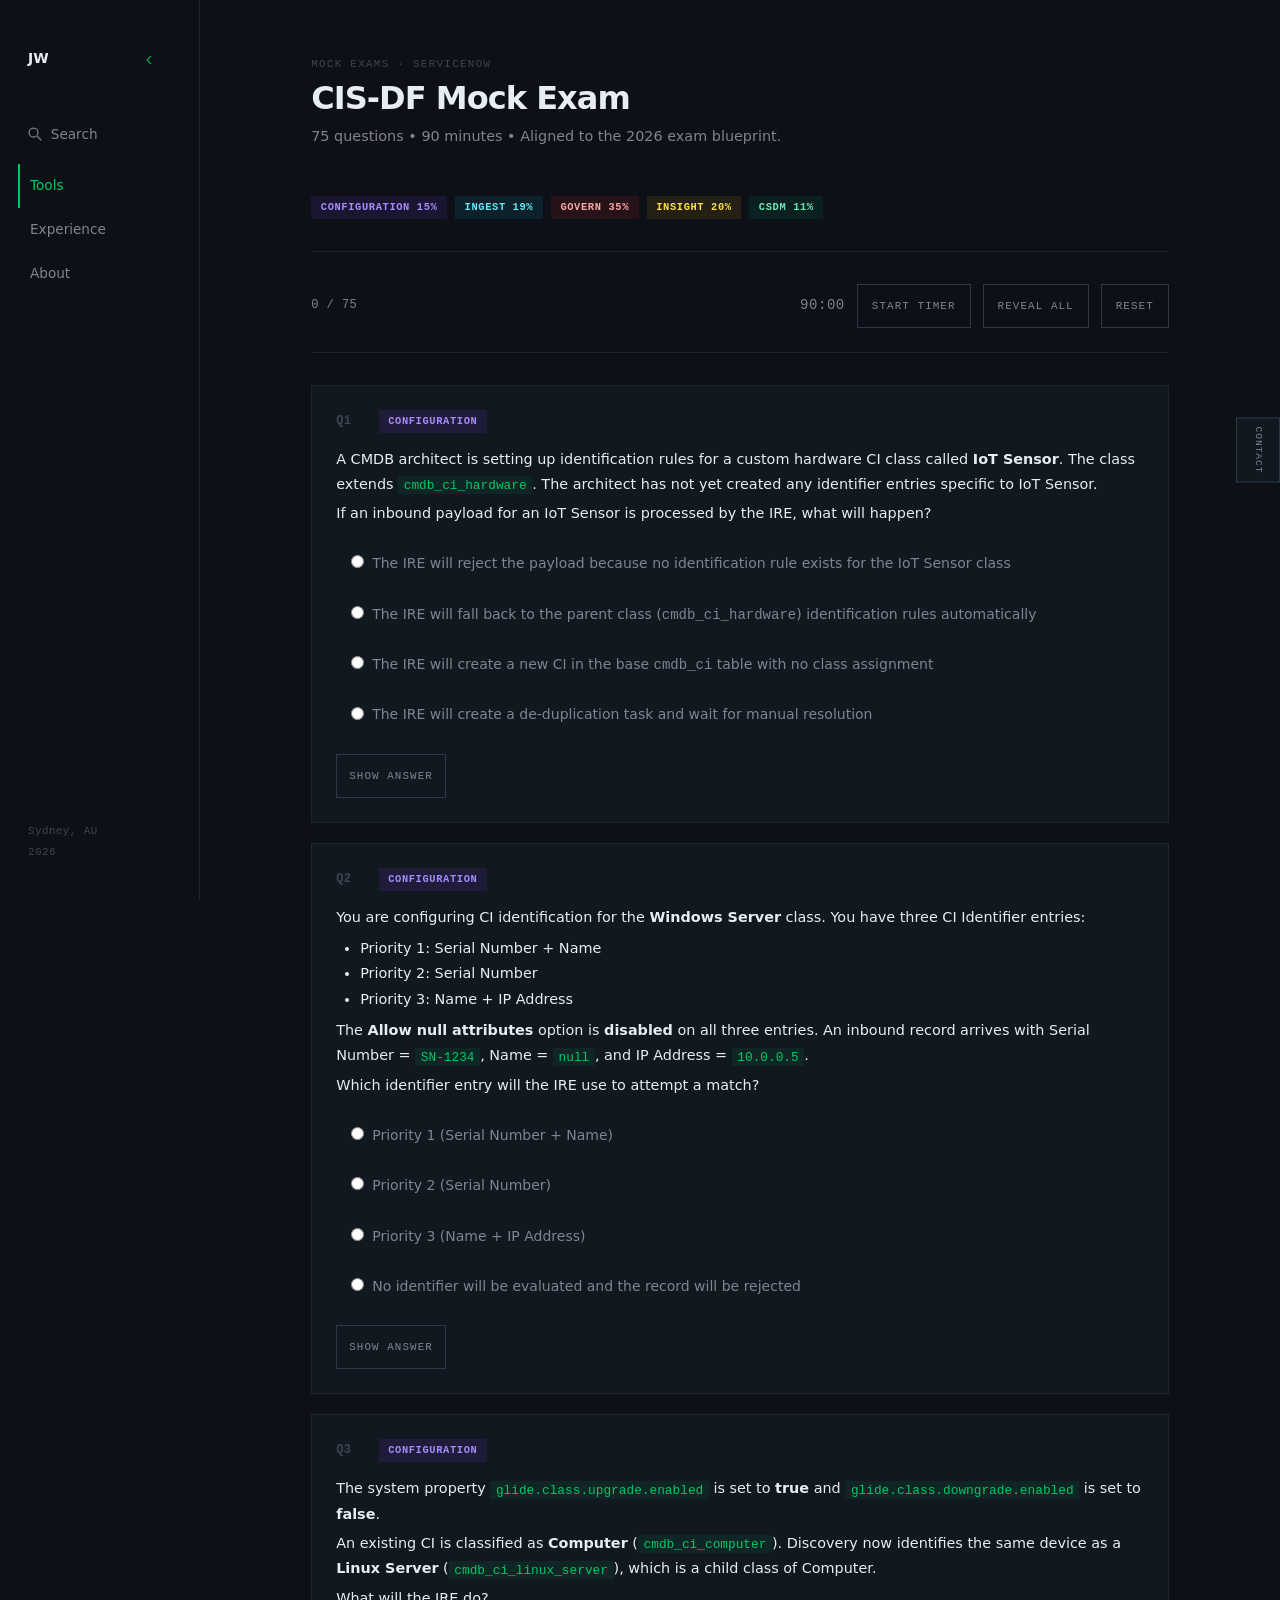
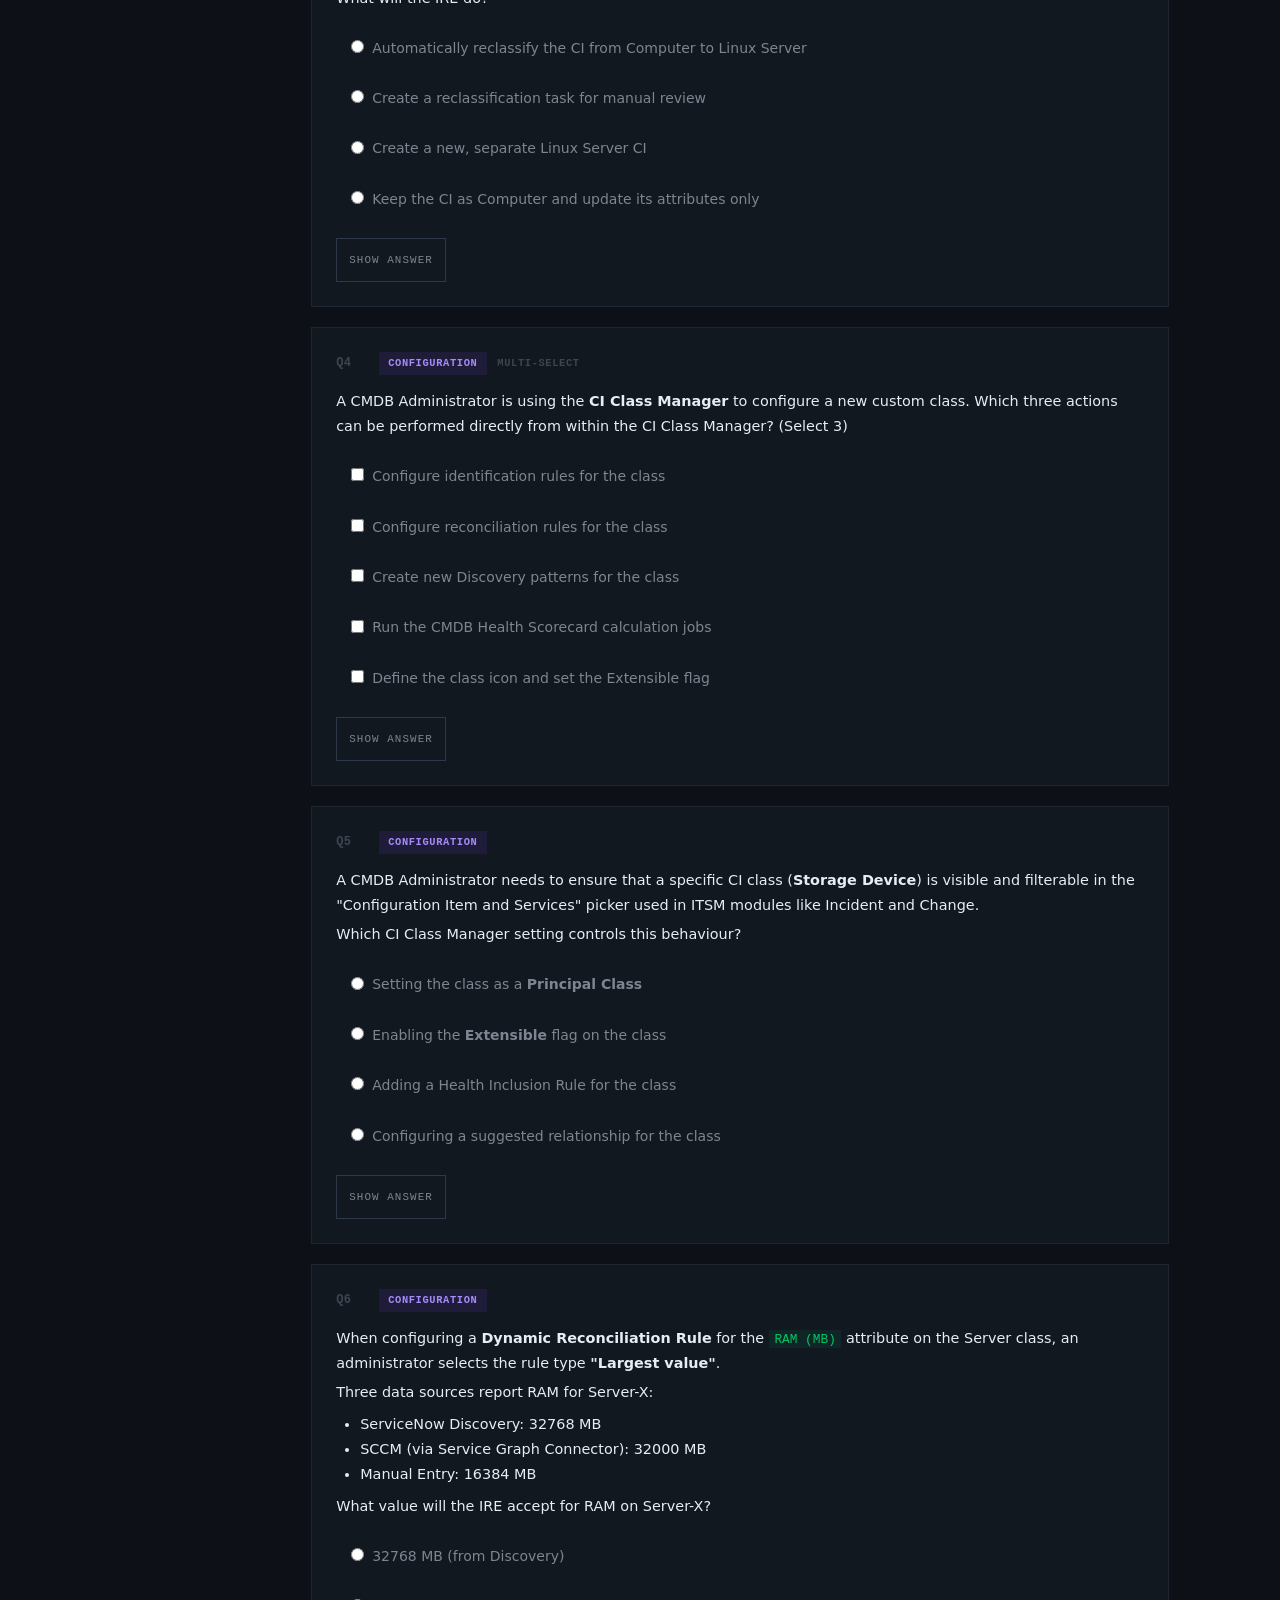
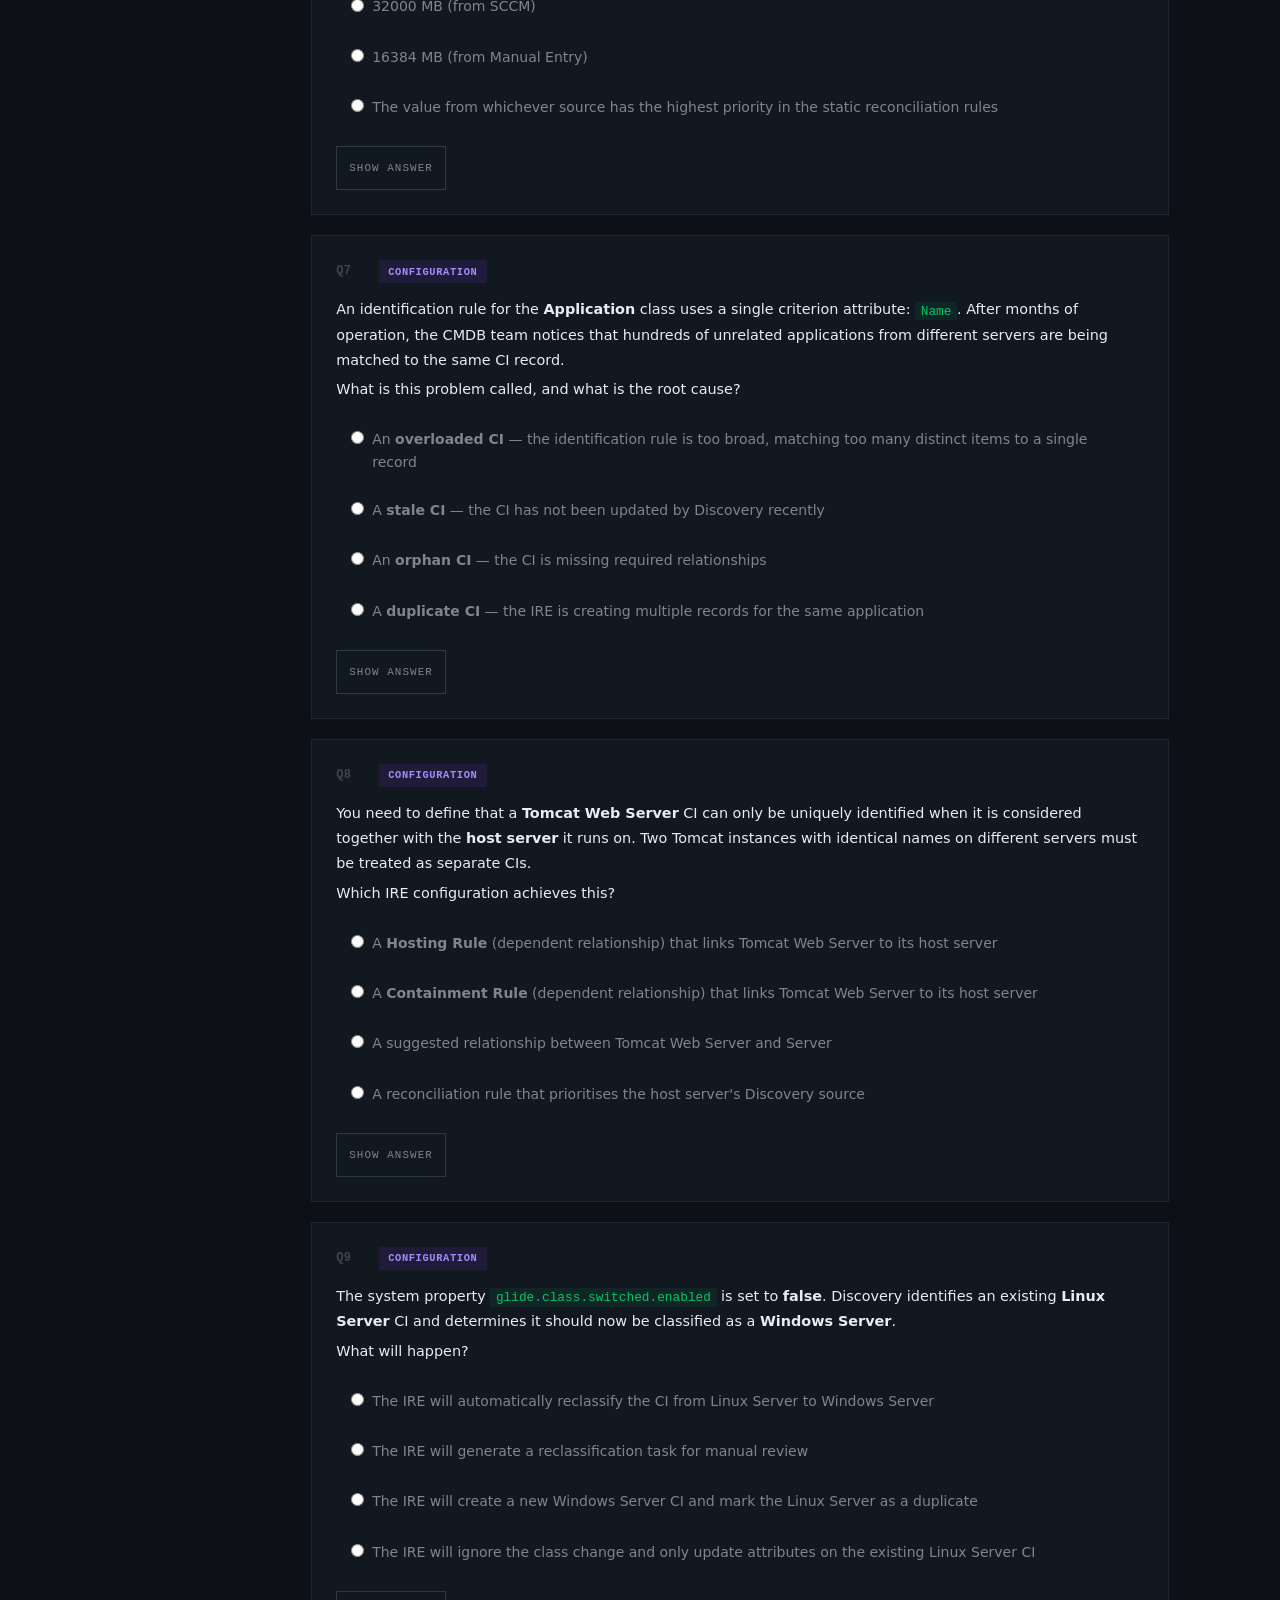
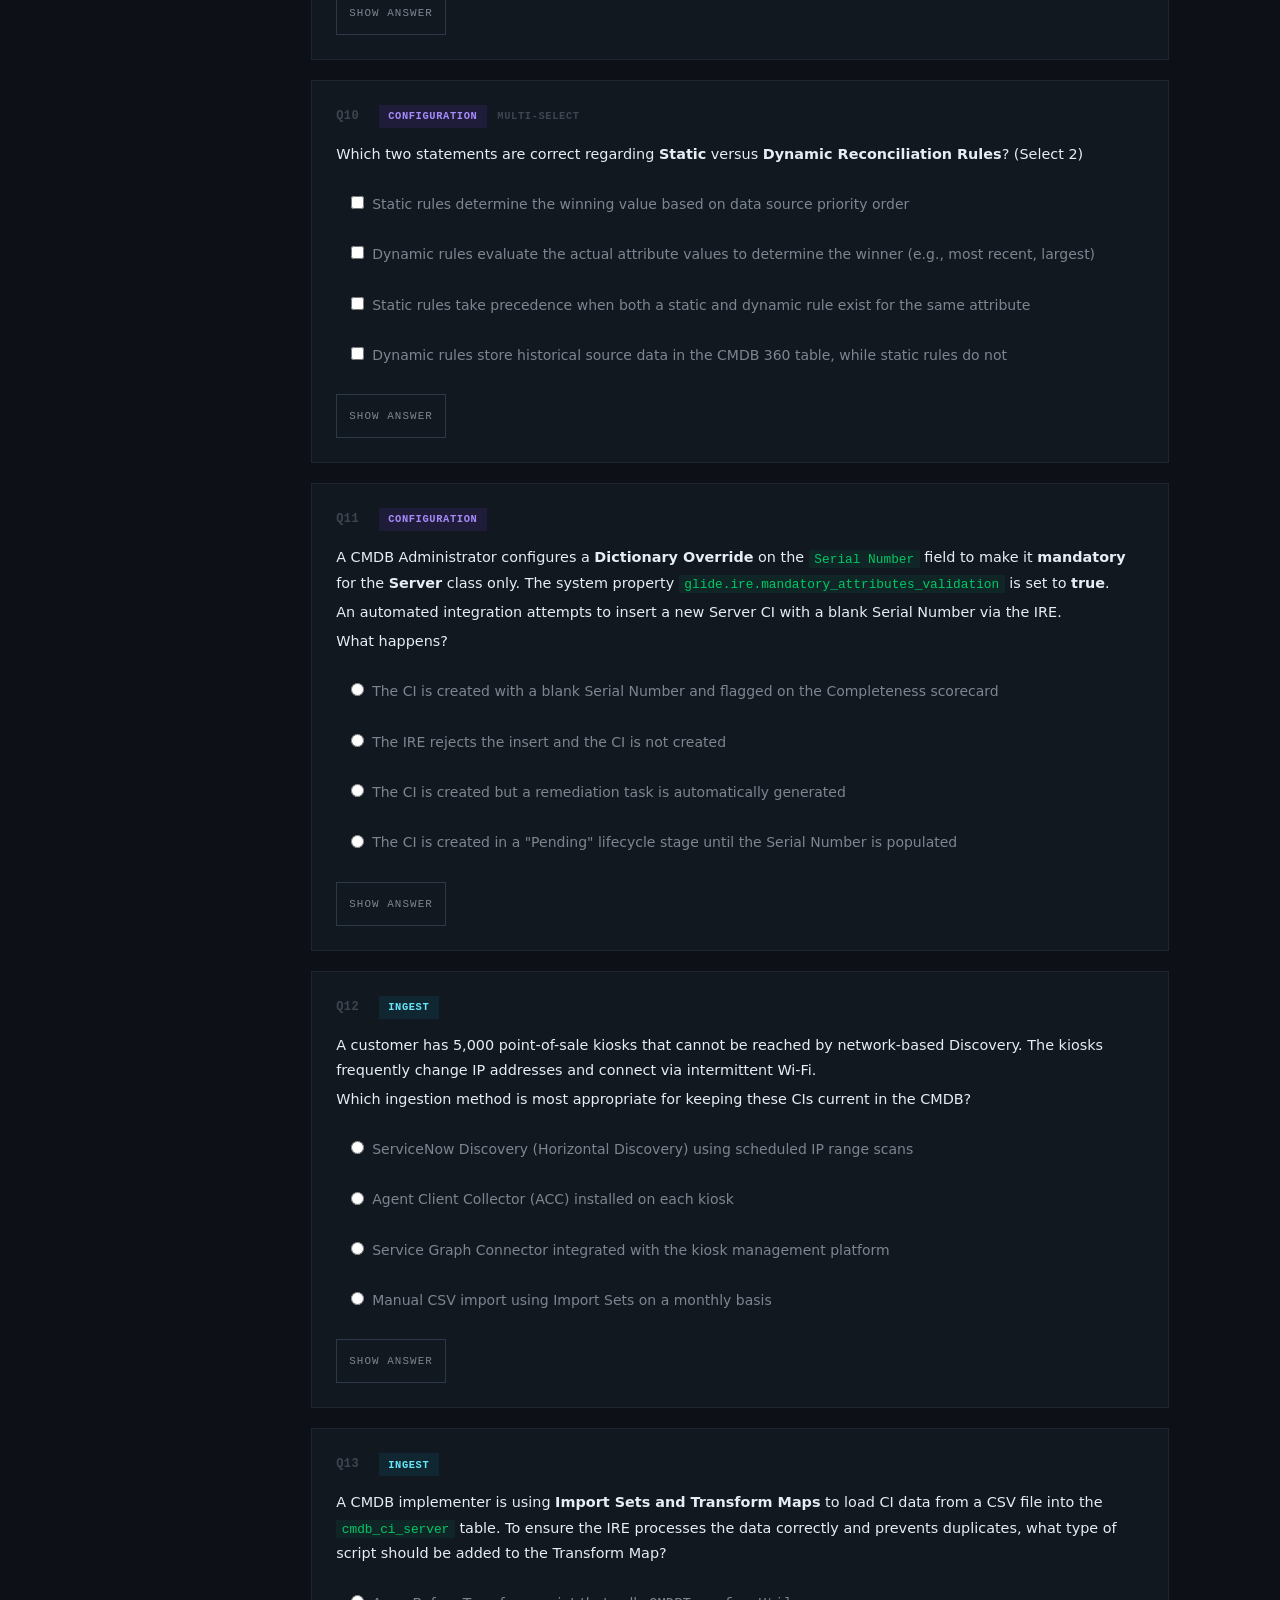
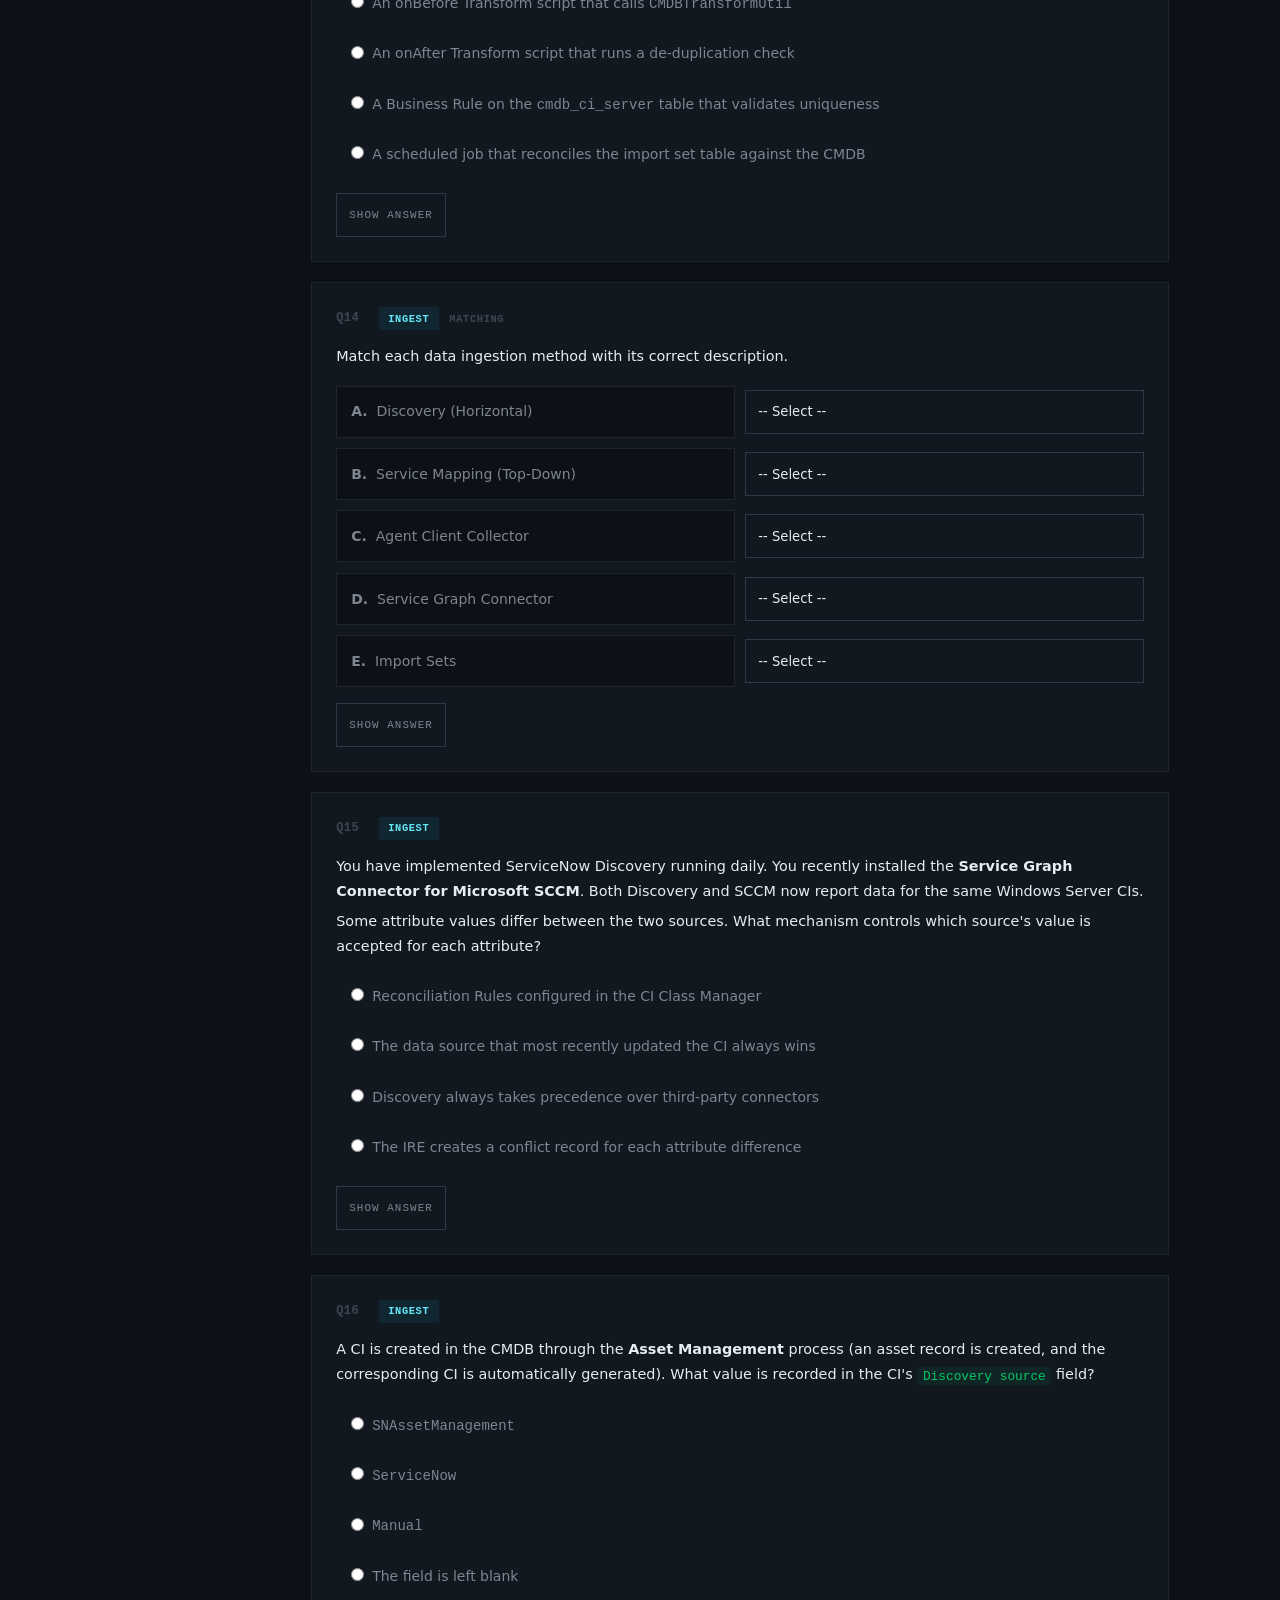
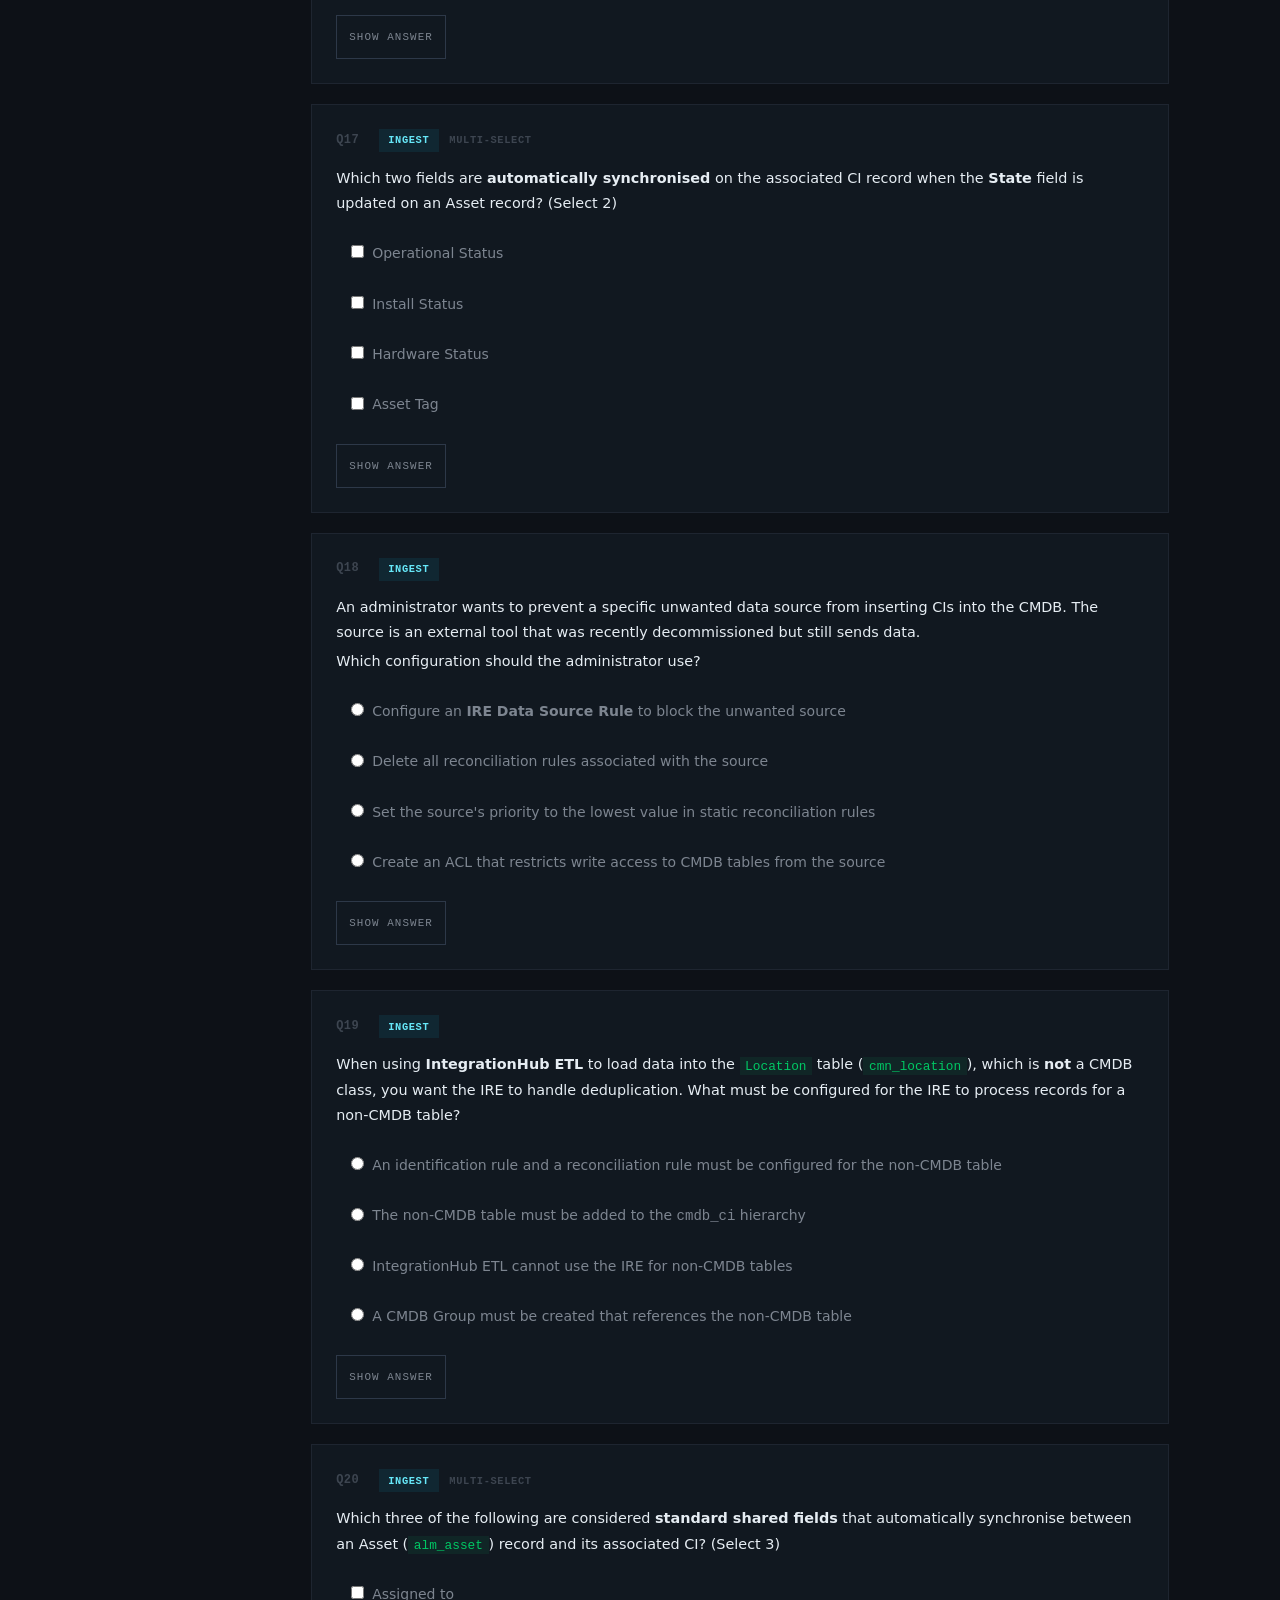
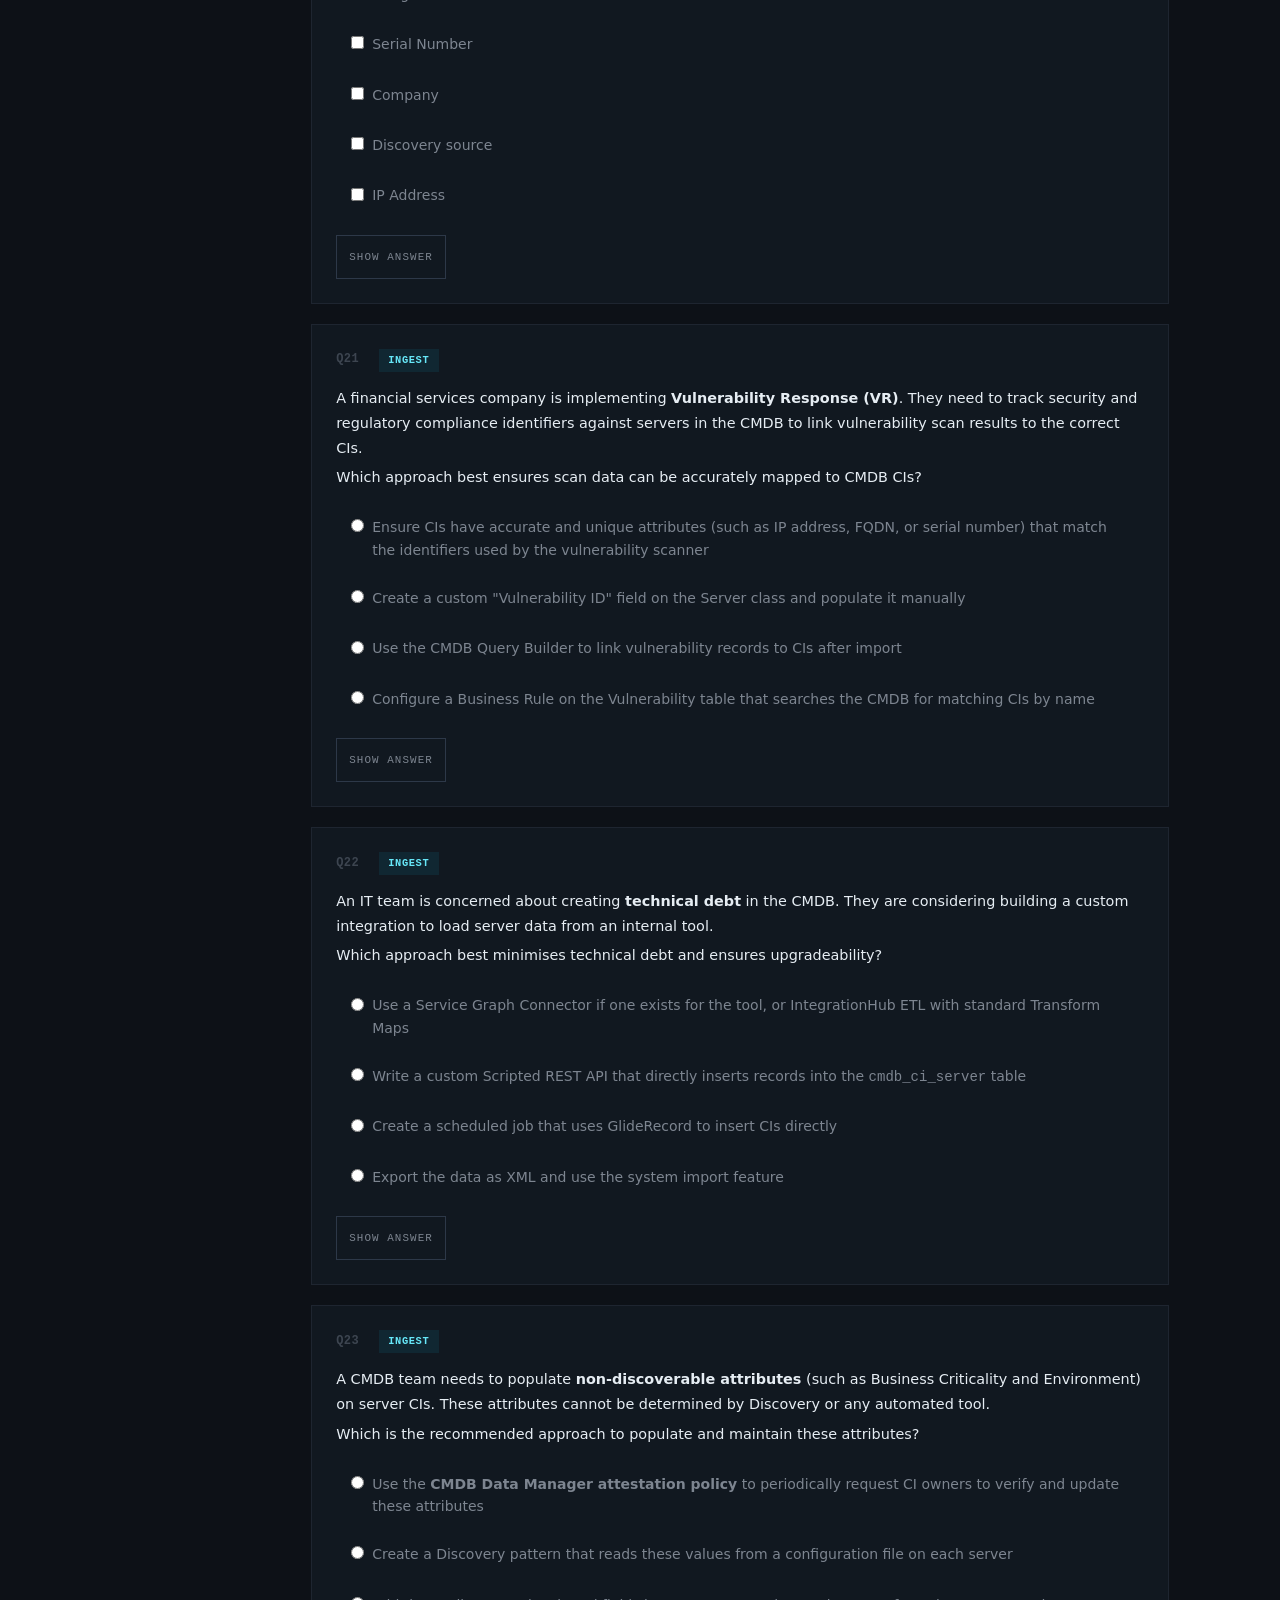
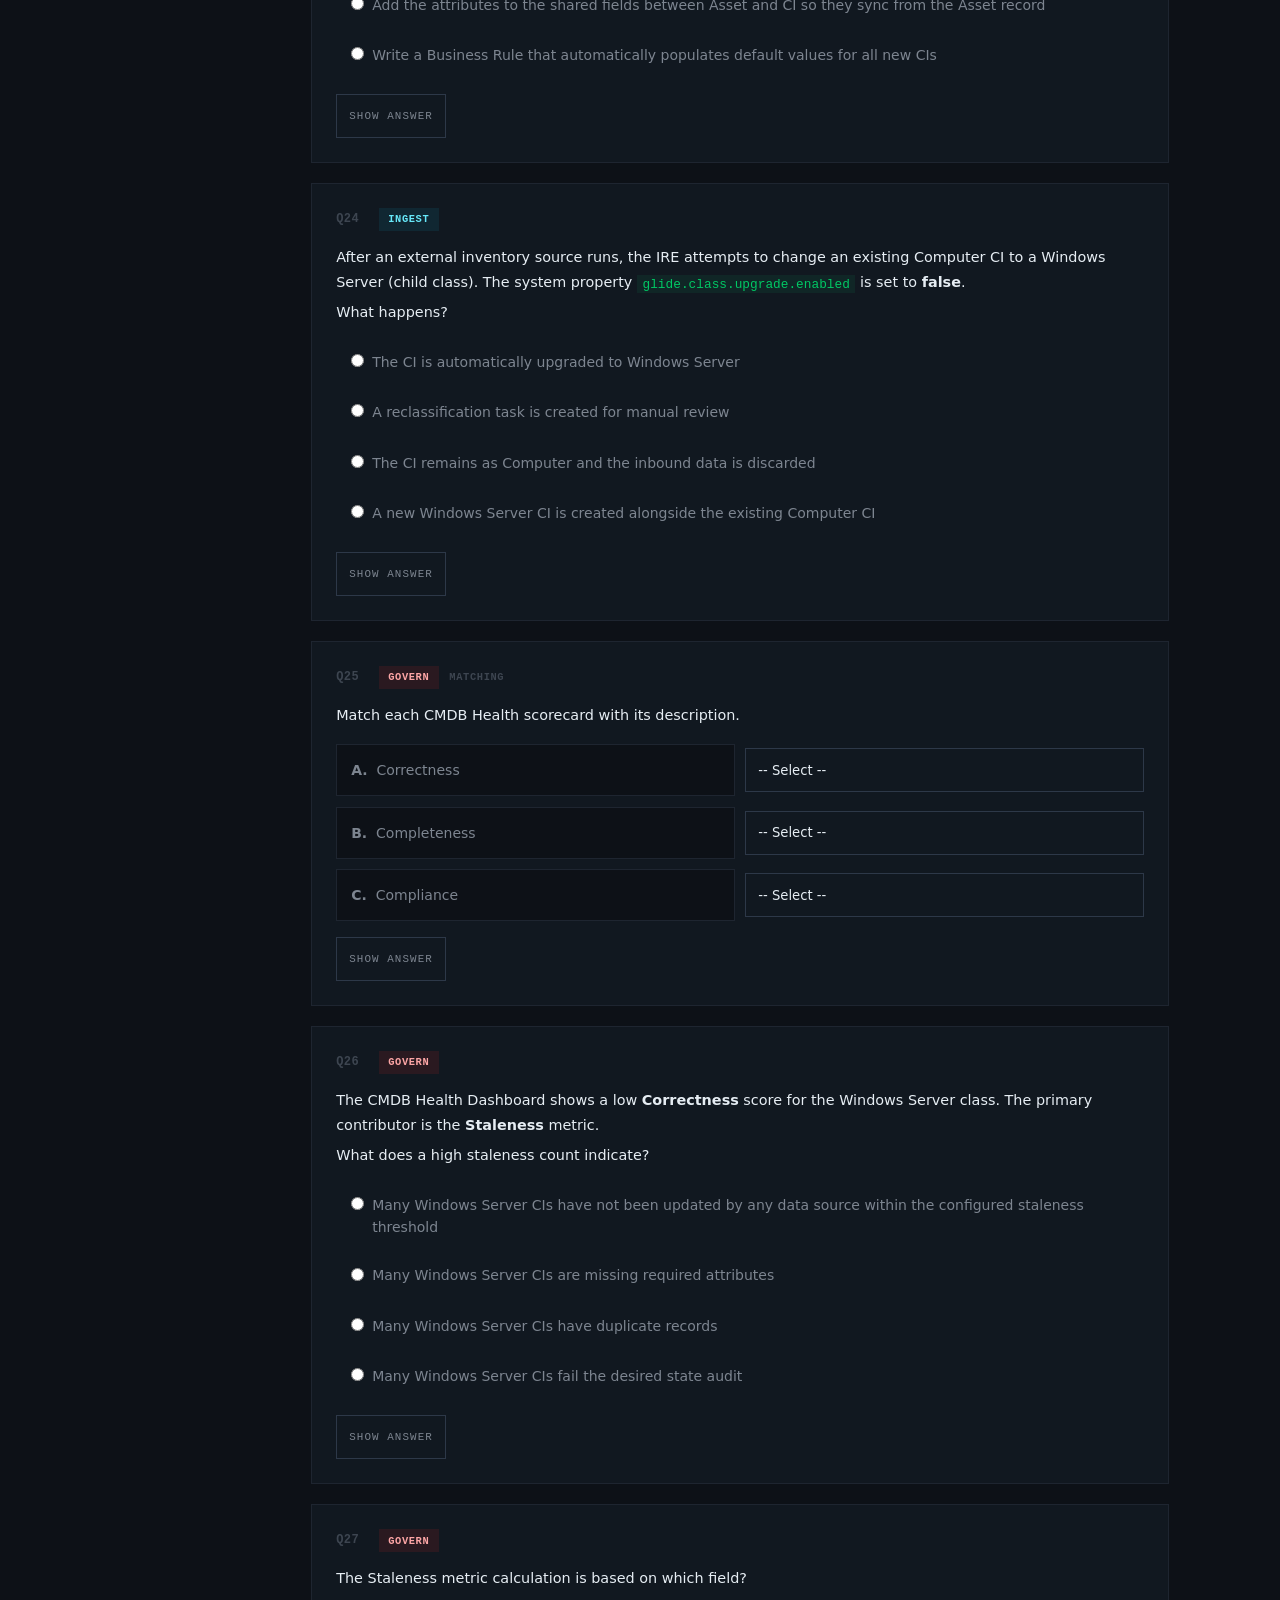
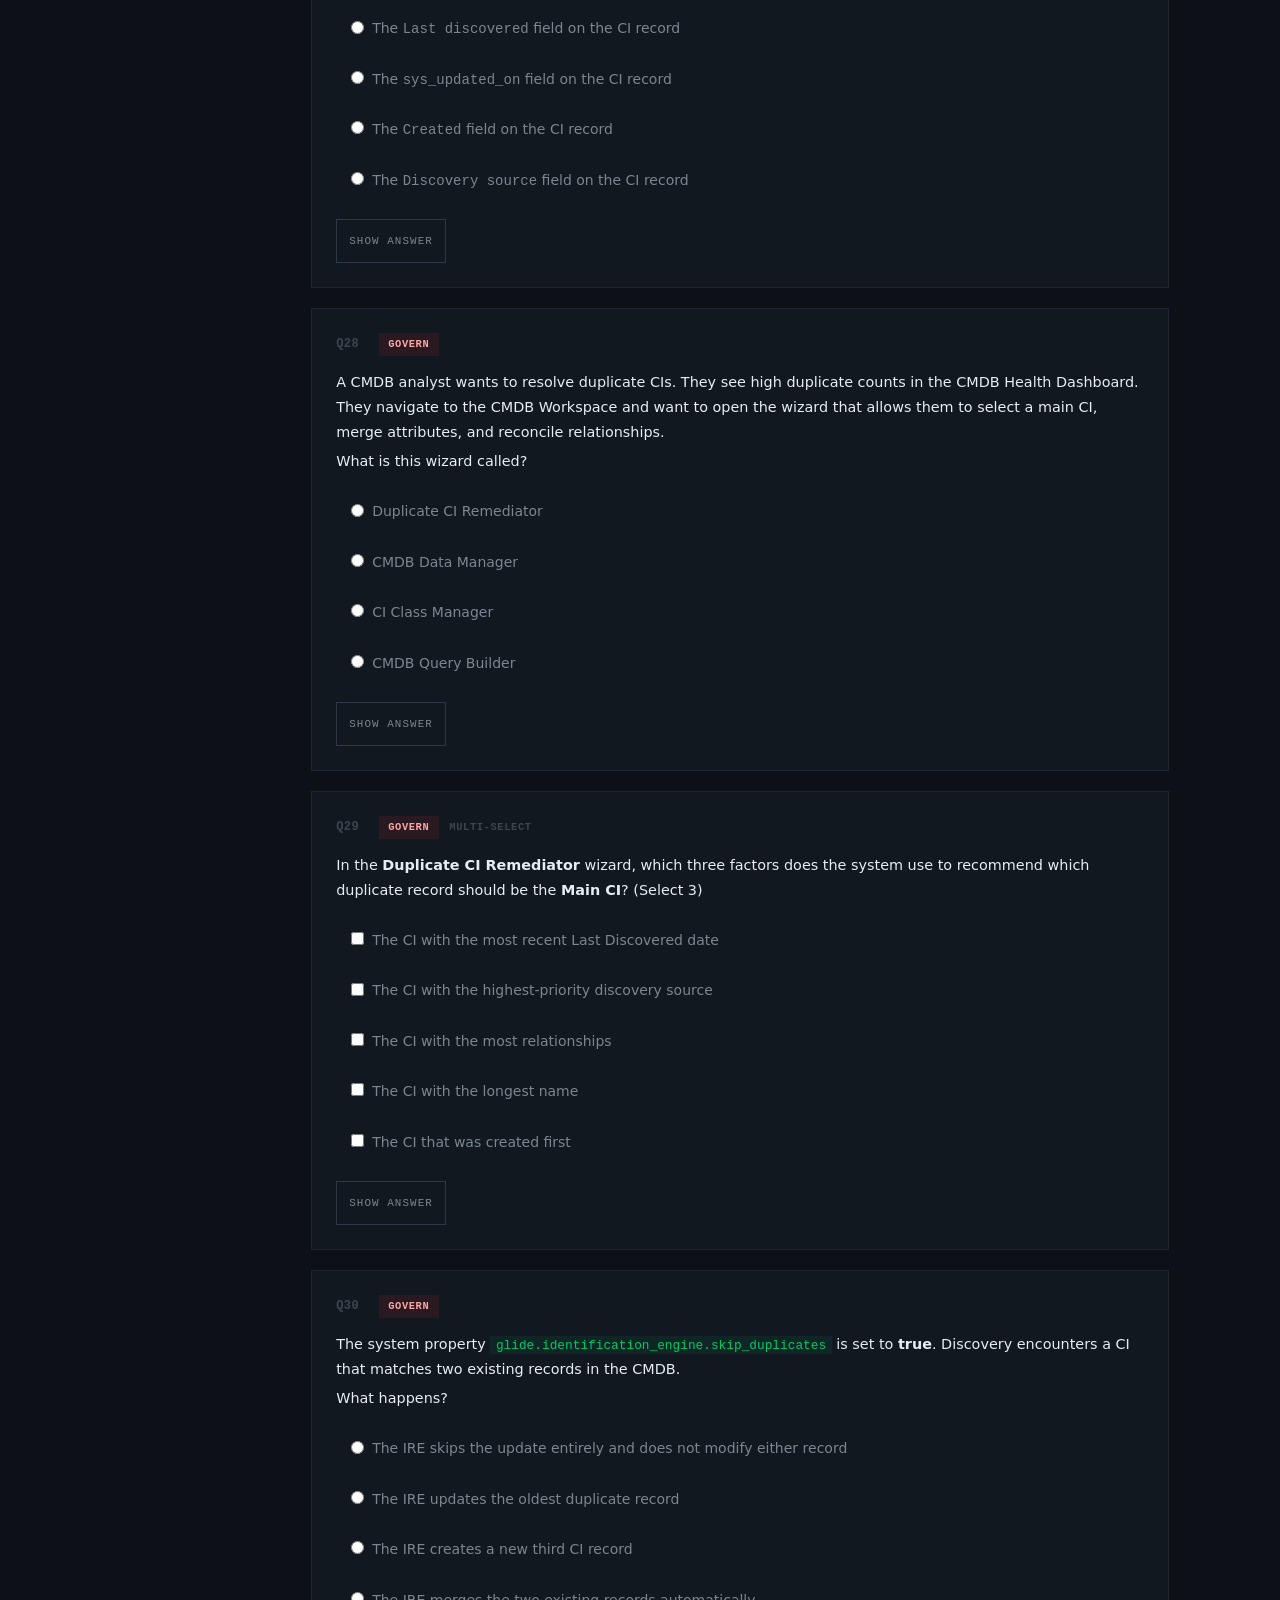
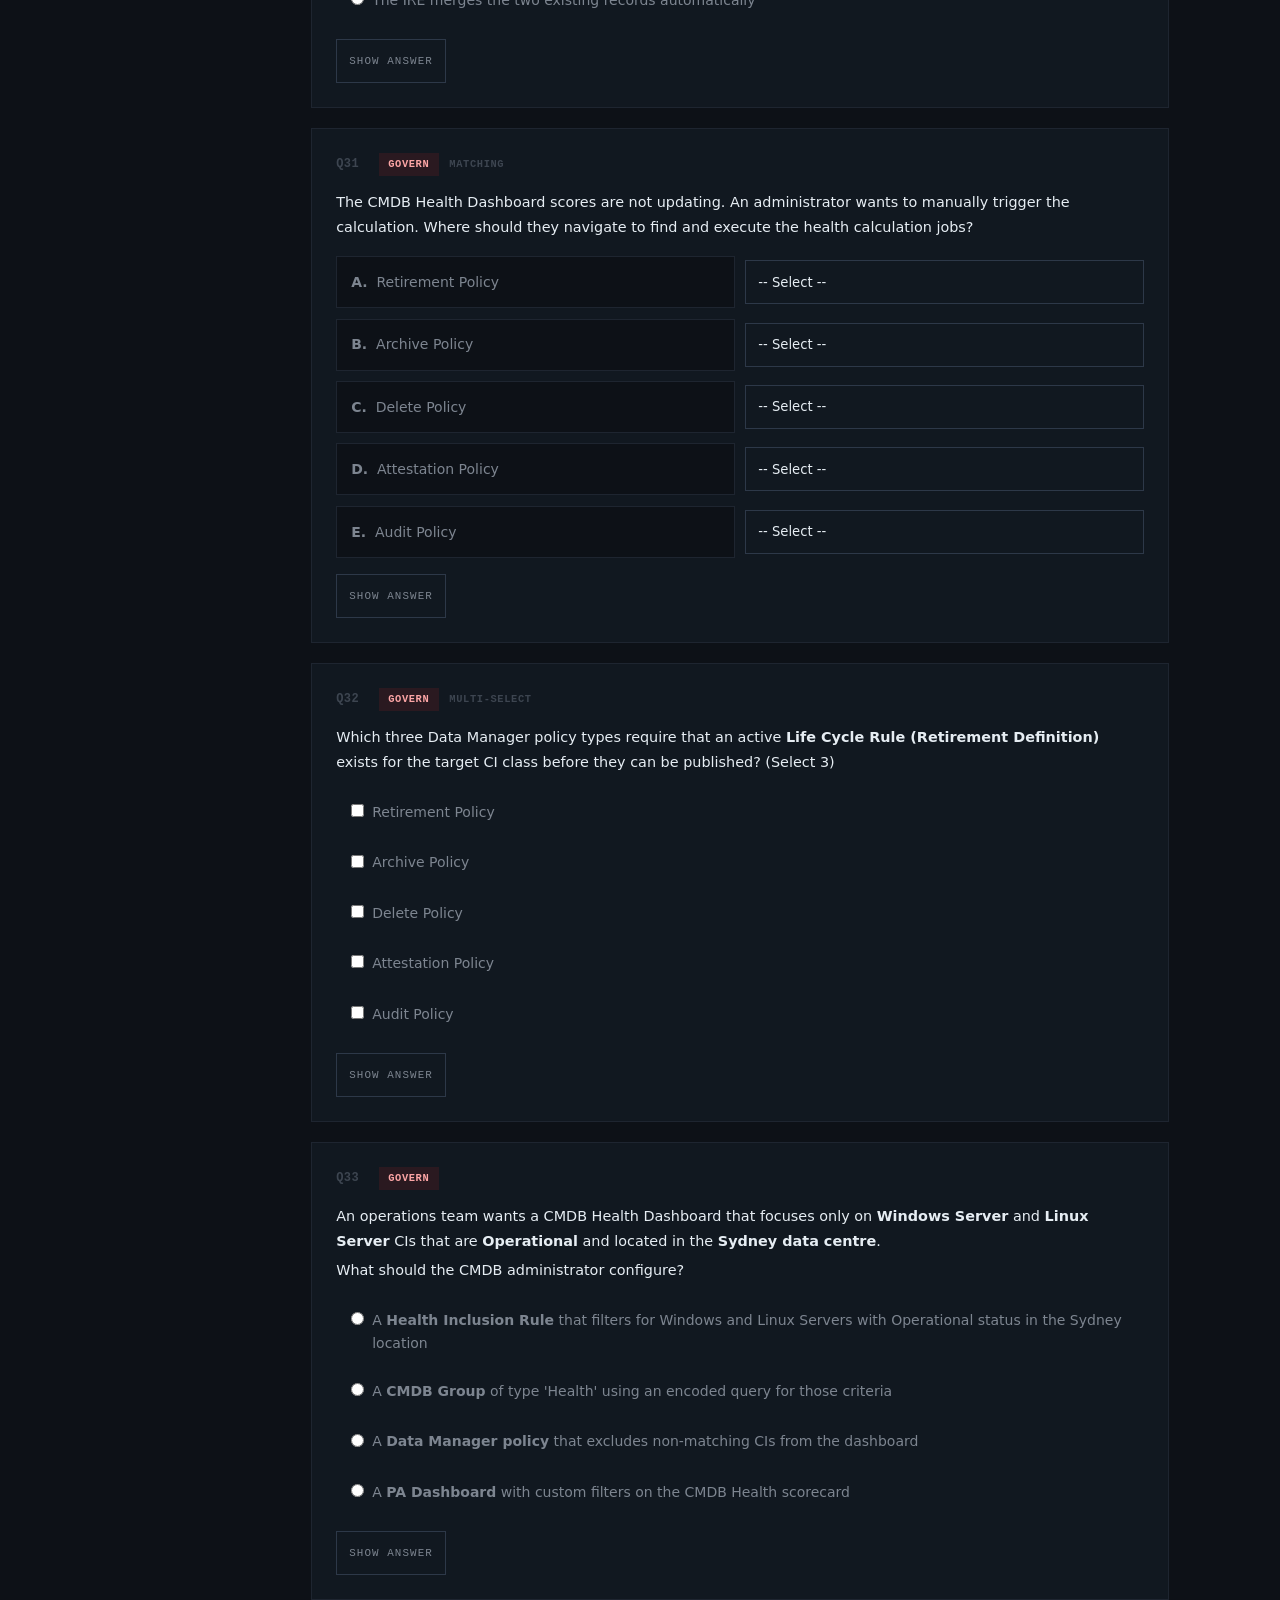
<file: tools/mock-exams/cis-df/index.html>
<!DOCTYPE html>
<html lang="en">
<head>
    <meta charset="UTF-8" />
    <meta name="viewport" content="width=device-width, initial-scale=1.0" />
    <title>CIS-DF Mock Exam: James Warner</title>
    <link rel="icon" href="/favicon.svg" type="image/svg+xml" />
    <link rel="stylesheet" href="../../../style.css" />
    <link rel="stylesheet" href="../exam.css" />
</head>
<body>

<aside class="rail" id="site-rail"></aside>

<main class="content">

    <div class="pg-header">
        <p class="pg-label"><a href="/tools/mock-exams">Mock Exams</a> &middot; ServiceNow</p>
        <h1 class="pg-title">CIS-DF Mock Exam</h1>
        <p class="pg-sub">75 questions &bull; 90 minutes &bull; Aligned to the 2026 exam blueprint.</p>
    </div>

    <div class="exam-header">
        <div class="domain-legend">
            <span class="domain-tag tag-Configuration">Configuration 15%</span>
            <span class="domain-tag tag-Ingest">Ingest 19%</span>
            <span class="domain-tag tag-Govern">Govern 35%</span>
            <span class="domain-tag tag-Insight">Insight 20%</span>
            <span class="domain-tag tag-CSDM">CSDM 11%</span>
        </div>
    </div>

    <div class="exam-controls">
        <span class="exam-progress" id="navProgress">0 / 75</span>
        <span class="timer-display" id="timerDisplay">90:00</span>
        <button class="quiz-btn" id="timerToggle">Start Timer</button>
        <button class="quiz-btn" id="revealAllNav">Reveal All</button>
        <button class="quiz-btn" id="resetQuizNav">Reset</button>
    </div>

    <div id="quiz"></div>

    <div class="quiz-actions">
        <button class="quiz-btn quiz-btn-primary" id="submitAnswers">Submit All Answers</button>
        <button class="quiz-btn" id="resetQuiz">Reset Quiz</button>
    </div>

    <div class="score-summary" id="scoreSummary"></div>

</main>

<footer class="site-footer"><a href="mailto:jwarnerst@gmail.com" class="contact-link">Email ↗</a> <a href="https://linkedin.com/in/james-warner1" target="_blank" rel="noopener" class="contact-link">LinkedIn ↗</a>
<br/>
    © 2026 James Warner
</footer>


<script id="quiz-data" type="application/json">
{
  "results": [
    {
      "assessment_type": "multiple-choice",
      "domain": "Configuration",
      "prompt": {
        "question": "<p>A CMDB architect is setting up identification rules for a custom hardware CI class called <strong>IoT Sensor</strong>. The class extends <code>cmdb_ci_hardware</code>. The architect has not yet created any identifier entries specific to IoT Sensor.</p><p>If an inbound payload for an IoT Sensor is processed by the IRE, what will happen?</p>",
        "answers": [
          "<p>The IRE will reject the payload because no identification rule exists for the IoT Sensor class</p>",
          "<p>The IRE will fall back to the parent class (<code>cmdb_ci_hardware</code>) identification rules automatically</p>",
          "<p>The IRE will create a new CI in the base <code>cmdb_ci</code> table with no class assignment</p>",
          "<p>The IRE will create a de-duplication task and wait for manual resolution</p>"
        ],
        "explanation": "<p><strong>Correct: B</strong></p><p>The IRE uses an inheritance model for identification rules. If no identifier entries are configured for a child class, the engine automatically falls back to the parent class's rules. In this case, the <code>cmdb_ci_hardware</code> rules would be used. This is the default behaviour unless the <strong>Allow fallback to parent's rules</strong> checkbox has been explicitly unchecked (which requires a rule to exist first).</p><p><strong>Why A is wrong:</strong> The IRE does not reject payloads; it searches up the hierarchy for applicable rules.</p><p><strong>Why C is wrong:</strong> The CI would still be created in the target class specified by the integration, not dumped into the base table.</p><p><strong>Why D is wrong:</strong> De-duplication tasks are created when duplicates are found, not when identification rules are missing.</p>"
      },
      "correct_response": [
        "b"
      ]
    },
    {
      "assessment_type": "multiple-choice",
      "domain": "Configuration",
      "prompt": {
        "question": "<p>You are configuring CI identification for the <strong>Windows Server</strong> class. You have three CI Identifier entries:</p><ul><li>Priority 1: Serial Number + Name</li><li>Priority 2: Serial Number</li><li>Priority 3: Name + IP Address</li></ul><p>The <strong>Allow null attributes</strong> option is <strong>disabled</strong> on all three entries. An inbound record arrives with Serial Number = <code>SN-1234</code>, Name = <code>null</code>, and IP Address = <code>10.0.0.5</code>.</p><p>Which identifier entry will the IRE use to attempt a match?</p>",
        "answers": [
          "<p>Priority 1 (Serial Number + Name)</p>",
          "<p>Priority 2 (Serial Number)</p>",
          "<p>Priority 3 (Name + IP Address)</p>",
          "<p>No identifier will be evaluated and the record will be rejected</p>"
        ],
        "explanation": "<p><strong>Correct: B</strong></p><p>The IRE evaluates identifier entries in priority order. With <strong>Allow null attributes</strong> disabled, all attributes in an identifier entry must have non-null values for that entry to be evaluated.</p><p>Priority 1 requires Serial Number + Name \u2014 Name is null, so this entry is <strong>skipped</strong>.</p><p>Priority 2 requires only Serial Number \u2014 this has a value (<code>SN-1234</code>), so this entry <strong>is used</strong>.</p><p>Priority 3 is never reached because Priority 2 qualifies.</p><p><strong>Why D is wrong:</strong> The IRE does not reject records; if no identifiers match, it creates a new CI.</p>"
      },
      "correct_response": [
        "b"
      ]
    },
    {
      "assessment_type": "multiple-choice",
      "domain": "Configuration",
      "prompt": {
        "question": "<p>The system property <code>glide.class.upgrade.enabled</code> is set to <strong>true</strong> and <code>glide.class.downgrade.enabled</code> is set to <strong>false</strong>.</p><p>An existing CI is classified as <strong>Computer</strong> (<code>cmdb_ci_computer</code>). Discovery now identifies the same device as a <strong>Linux Server</strong> (<code>cmdb_ci_linux_server</code>), which is a child class of Computer.</p><p>What will the IRE do?</p>",
        "answers": [
          "<p>Automatically reclassify the CI from Computer to Linux Server</p>",
          "<p>Create a reclassification task for manual review</p>",
          "<p>Create a new, separate Linux Server CI</p>",
          "<p>Keep the CI as Computer and update its attributes only</p>"
        ],
        "explanation": "<p><strong>Correct: A</strong></p><p>Moving from a parent class (Computer) to a child class (Linux Server) is an <strong>upgrade</strong>. Since <code>glide.class.upgrade.enabled</code> is <strong>true</strong>, the IRE will automatically reclassify the CI to the more specific child class without manual intervention. No reclassification task is generated for automatic upgrades when the property is enabled.</p><p><strong>Why B is wrong:</strong> Reclassification tasks are generated when the relevant system property is set to false (manual mode), or for <strong>switch</strong> operations.</p><p><strong>Why C is wrong:</strong> The IRE matched the existing CI via identification rules, so it updates rather than creates a duplicate.</p><p><strong>Why D is wrong:</strong> With upgrade enabled, reclassification happens automatically.</p>"
      },
      "correct_response": [
        "a"
      ]
    },
    {
      "assessment_type": "multi-select",
      "domain": "Configuration",
      "prompt": {
        "question": "<p>A CMDB Administrator is using the <strong>CI Class Manager</strong> to configure a new custom class. Which three actions can be performed directly from within the CI Class Manager? (Select 3)</p>",
        "answers": [
          "<p>Configure identification rules for the class</p>",
          "<p>Configure reconciliation rules for the class</p>",
          "<p>Create new Discovery patterns for the class</p>",
          "<p>Run the CMDB Health Scorecard calculation jobs</p>",
          "<p>Define the class icon and set the Extensible flag</p>"
        ],
        "explanation": "<p><strong>Correct: A, B, E</strong></p><p>The CI Class Manager is a centralised tool for managing CI class configuration. From within it, administrators can configure identification rules, reconciliation rules, class attributes, the Managed By Group, the class icon, the Extensible flag, principal class designation, health inclusion rules, orphan rules, and more.</p><p><strong>Why C is wrong:</strong> Discovery patterns are created and managed in the Discovery application, not in the CI Class Manager.</p><p><strong>Why D is wrong:</strong> Health scorecard calculation jobs are managed via Health Preferences or CMDB Dashboard Jobs, not from within CI Class Manager.</p>"
      },
      "correct_response": [
        "a",
        "b",
        "e"
      ]
    },
    {
      "assessment_type": "multiple-choice",
      "domain": "Configuration",
      "prompt": {
        "question": "<p>A CMDB Administrator needs to ensure that a specific CI class (<strong>Storage Device</strong>) is visible and filterable in the \"Configuration Item and Services\" picker used in ITSM modules like Incident and Change.</p><p>Which CI Class Manager setting controls this behaviour?</p>",
        "answers": [
          "<p>Setting the class as a <strong>Principal Class</strong></p>",
          "<p>Enabling the <strong>Extensible</strong> flag on the class</p>",
          "<p>Adding a Health Inclusion Rule for the class</p>",
          "<p>Configuring a suggested relationship for the class</p>"
        ],
        "explanation": "<p><strong>Correct: A</strong></p><p>Marking a class as a <strong>Principal Class</strong> in the CI Class Manager makes it visible in the CI/Service picker used across ITSM processes. This controls whether end users can select CIs of that class when linking them to incidents, changes, problems, and other records. Without this designation, the class may exist in the CMDB but not be selectable in those contexts.</p><p><strong>Why B is wrong:</strong> The Extensible flag controls whether child classes can extend from this class, not its visibility in pickers.</p><p><strong>Why C is wrong:</strong> Health Inclusion Rules define which CIs are evaluated by CMDB Health, not their visibility in ITSM modules.</p><p><strong>Why D is wrong:</strong> Suggested relationships control the relationship type picker, not the CI/Service picker.</p>"
      },
      "correct_response": [
        "a"
      ]
    },
    {
      "assessment_type": "multiple-choice",
      "domain": "Configuration",
      "prompt": {
        "question": "<p>When configuring a <strong>Dynamic Reconciliation Rule</strong> for the <code>RAM (MB)</code> attribute on the Server class, an administrator selects the rule type <strong>\"Largest value\"</strong>.</p><p>Three data sources report RAM for Server-X:</p><ul><li>ServiceNow Discovery: 32768 MB</li><li>SCCM (via Service Graph Connector): 32000 MB</li><li>Manual Entry: 16384 MB</li></ul><p>What value will the IRE accept for RAM on Server-X?</p>",
        "answers": [
          "<p>32768 MB (from Discovery)</p>",
          "<p>32000 MB (from SCCM)</p>",
          "<p>16384 MB (from Manual Entry)</p>",
          "<p>The value from whichever source has the highest priority in the static reconciliation rules</p>"
        ],
        "explanation": "<p><strong>Correct: A</strong></p><p>A <strong>Dynamic Reconciliation Rule</strong> with the type \"Largest value\" evaluates the actual data values from all contributing sources and selects the numerically largest one. In this case, 32768 MB from Discovery is the largest. This differs from a static rule, which would pick based on source priority regardless of the actual values.</p><p><strong>Key point:</strong> \"Largest value\" and \"Smallest value\" dynamic rule types only apply to numeric field types.</p><p><strong>Why D is wrong:</strong> When a dynamic reconciliation rule is configured, it takes precedence over static rules for that attribute.</p>"
      },
      "correct_response": [
        "a"
      ]
    },
    {
      "assessment_type": "multiple-choice",
      "domain": "Configuration",
      "prompt": {
        "question": "<p>An identification rule for the <strong>Application</strong> class uses a single criterion attribute: <code>Name</code>. After months of operation, the CMDB team notices that hundreds of unrelated applications from different servers are being matched to the same CI record.</p><p>What is this problem called, and what is the root cause?</p>",
        "answers": [
          "<p>An <strong>overloaded CI</strong> \u2014 the identification rule is too broad, matching too many distinct items to a single record</p>",
          "<p>A <strong>stale CI</strong> \u2014 the CI has not been updated by Discovery recently</p>",
          "<p>An <strong>orphan CI</strong> \u2014 the CI is missing required relationships</p>",
          "<p>A <strong>duplicate CI</strong> \u2014 the IRE is creating multiple records for the same application</p>"
        ],
        "explanation": "<p><strong>Correct: A</strong></p><p>An <strong>overloaded CI</strong> occurs when an identification rule is too generic (e.g., using only \"Name\" for applications, where many different deployed instances share the same application name). The IRE matches all inbound records to the same CI, causing data from multiple distinct items to overwrite each other. The fix is to use more specific identification criteria (e.g., Name + IP Address, or use dependent relationships like a hosting rule).</p><p><strong>Why B is wrong:</strong> Staleness refers to CIs not being refreshed within a defined timeframe.</p><p><strong>Why C is wrong:</strong> Orphan CIs are those missing required relationships, unrelated to identification matching.</p><p><strong>Why D is wrong:</strong> The problem here is the opposite \u2014 too few CIs are being created, not too many.</p>"
      },
      "correct_response": [
        "a"
      ]
    },
    {
      "assessment_type": "multiple-choice",
      "domain": "Configuration",
      "prompt": {
        "question": "<p>You need to define that a <strong>Tomcat Web Server</strong> CI can only be uniquely identified when it is considered together with the <strong>host server</strong> it runs on. Two Tomcat instances with identical names on different servers must be treated as separate CIs.</p><p>Which IRE configuration achieves this?</p>",
        "answers": [
          "<p>A <strong>Hosting Rule</strong> (dependent relationship) that links Tomcat Web Server to its host server</p>",
          "<p>A <strong>Containment Rule</strong> (dependent relationship) that links Tomcat Web Server to its host server</p>",
          "<p>A suggested relationship between Tomcat Web Server and Server</p>",
          "<p>A reconciliation rule that prioritises the host server's Discovery source</p>"
        ],
        "explanation": "<p><strong>Correct: A</strong></p><p>A <strong>Hosting Rule</strong> defines a dependent relationship where the child CI (Tomcat Web Server) is identified in combination with its host (the server). This means the IRE uses the host's identity as part of the child's identification \u2014 two Tomcat instances with identical names but on different hosts will be treated as separate CIs.</p><p><strong>Why B is wrong:</strong> A <strong>Containment Rule</strong> is used when a CI is contained within another (e.g., a Network Adapter inside a Computer). The key distinction is that hosting means \"runs on\" while containment means \"is part of\". For application-to-server relationships, hosting is the correct rule type.</p><p><strong>Why C is wrong:</strong> Suggested relationships guide the UI for manual relationship creation; they do not affect identification logic.</p><p><strong>Why D is wrong:</strong> Reconciliation rules control attribute precedence, not CI identification.</p>"
      },
      "correct_response": [
        "a"
      ]
    },
    {
      "assessment_type": "multiple-choice",
      "domain": "Configuration",
      "prompt": {
        "question": "<p>The system property <code>glide.class.switched.enabled</code> is set to <strong>false</strong>. Discovery identifies an existing <strong>Linux Server</strong> CI and determines it should now be classified as a <strong>Windows Server</strong>.</p><p>What will happen?</p>",
        "answers": [
          "<p>The IRE will automatically reclassify the CI from Linux Server to Windows Server</p>",
          "<p>The IRE will generate a reclassification task for manual review</p>",
          "<p>The IRE will create a new Windows Server CI and mark the Linux Server as a duplicate</p>",
          "<p>The IRE will ignore the class change and only update attributes on the existing Linux Server CI</p>"
        ],
        "explanation": "<p><strong>Correct: B</strong></p><p>Moving from Linux Server to Windows Server is a <strong>switch</strong> operation (neither an upgrade to a child class nor a downgrade to a parent class \u2014 they are sibling classes). When <code>glide.class.switched.enabled</code> is <strong>false</strong>, switch operations are not processed automatically. Instead, the IRE generates a <strong>reclassification task</strong> for an administrator to review and manually approve or reject the class change.</p><p><strong>Why A is wrong:</strong> Automatic reclassification for switches only occurs when the property is set to true.</p><p><strong>Why C is wrong:</strong> The IRE does not create duplicates in this scenario; it flags it for review.</p><p><strong>Why D is wrong:</strong> The IRE does not silently ignore class changes \u2014 it creates a task.</p>"
      },
      "correct_response": [
        "b"
      ]
    },
    {
      "assessment_type": "multi-select",
      "domain": "Configuration",
      "prompt": {
        "question": "<p>Which two statements are correct regarding <strong>Static</strong> versus <strong>Dynamic Reconciliation Rules</strong>? (Select 2)</p>",
        "answers": [
          "<p>Static rules determine the winning value based on data source priority order</p>",
          "<p>Dynamic rules evaluate the actual attribute values to determine the winner (e.g., most recent, largest)</p>",
          "<p>Static rules take precedence when both a static and dynamic rule exist for the same attribute</p>",
          "<p>Dynamic rules store historical source data in the CMDB 360 table, while static rules do not</p>"
        ],
        "explanation": "<p><strong>Correct: A, B</strong></p><p><strong>Static Reconciliation Rules</strong> work by assigning a priority ranking to each data source. The attribute value from the highest-priority source always wins, regardless of what the actual value is.</p><p><strong>Dynamic Reconciliation Rules</strong> evaluate the actual data values from all contributing sources and apply logic such as \"most recent\", \"largest value\", \"smallest value\", or \"longest string\" to determine the winner.</p><p><strong>Why C is wrong:</strong> Dynamic rules take precedence over static rules when both are configured for the same attribute.</p><p><strong>Why D is wrong:</strong> Both static and dynamic rules contribute data to the CMDB 360 view. The CMDB 360 table stores all source values regardless of rule type.</p>"
      },
      "correct_response": [
        "a",
        "b"
      ]
    },
    {
      "assessment_type": "multiple-choice",
      "domain": "Configuration",
      "prompt": {
        "question": "<p>A CMDB Administrator configures a <strong>Dictionary Override</strong> on the <code>Serial Number</code> field to make it <strong>mandatory</strong> for the <strong>Server</strong> class only. The system property <code>glide.ire.mandatory_attributes_validation</code> is set to <strong>true</strong>.</p><p>An automated integration attempts to insert a new Server CI with a blank Serial Number via the IRE.</p><p>What happens?</p>",
        "answers": [
          "<p>The CI is created with a blank Serial Number and flagged on the Completeness scorecard</p>",
          "<p>The IRE rejects the insert and the CI is not created</p>",
          "<p>The CI is created but a remediation task is automatically generated</p>",
          "<p>The CI is created in a \"Pending\" lifecycle stage until the Serial Number is populated</p>"
        ],
        "explanation": "<p><strong>Correct: B</strong></p><p>When a field is marked as mandatory via Dictionary Override and the system property <code>glide.ire.mandatory_attributes_validation</code> is set to true, the IRE enforces this at insert time. If a mandatory attribute is missing from an inbound payload, the IRE will <strong>reject the insert</strong> and the CI will not be created. This is a governance mechanism to prevent incomplete data from entering the CMDB.</p><p><strong>Why A is wrong:</strong> With mandatory validation enabled, the CI is rejected, not created with missing data.</p><p><strong>Why C is wrong:</strong> No remediation task is generated \u2014 the insert simply fails.</p><p><strong>Why D is wrong:</strong> There is no automatic \"Pending\" state for missing mandatory attributes.</p>"
      },
      "correct_response": [
        "b"
      ]
    },
    {
      "assessment_type": "multiple-choice",
      "domain": "Ingest",
      "prompt": {
        "question": "<p>A customer has 5,000 point-of-sale kiosks that cannot be reached by network-based Discovery. The kiosks frequently change IP addresses and connect via intermittent Wi-Fi.</p><p>Which ingestion method is most appropriate for keeping these CIs current in the CMDB?</p>",
        "answers": [
          "<p>ServiceNow Discovery (Horizontal Discovery) using scheduled IP range scans</p>",
          "<p>Agent Client Collector (ACC) installed on each kiosk</p>",
          "<p>Service Graph Connector integrated with the kiosk management platform</p>",
          "<p>Manual CSV import using Import Sets on a monthly basis</p>"
        ],
        "explanation": "<p><strong>Correct: C</strong></p><p>A <strong>Service Graph Connector</strong> integrated with the existing kiosk management platform is the best approach. Since the kiosks already report to a management system, the connector can pull that data into the CMDB using a certified, pre-built model. This avoids the network reachability issues that would plague Discovery and avoids the overhead of deploying agents to 5,000 devices.</p><p><strong>Why A is wrong:</strong> Horizontal Discovery relies on scanning IP ranges. Kiosks with changing IPs and intermittent connectivity would not be reliably discovered.</p><p><strong>Why B is wrong:</strong> While ACC would work technically, deploying and maintaining agents on 5,000 kiosks with intermittent connectivity creates significant operational overhead.</p><p><strong>Why D is wrong:</strong> Monthly CSV imports would leave the data stale and require manual effort, which does not scale.</p>"
      },
      "correct_response": [
        "c"
      ]
    },
    {
      "assessment_type": "multiple-choice",
      "domain": "Ingest",
      "prompt": {
        "question": "<p>A CMDB implementer is using <strong>Import Sets and Transform Maps</strong> to load CI data from a CSV file into the <code>cmdb_ci_server</code> table. To ensure the IRE processes the data correctly and prevents duplicates, what type of script should be added to the Transform Map?</p>",
        "answers": [
          "<p>An onBefore Transform script that calls <code>CMDBTransformUtil</code></p>",
          "<p>An onAfter Transform script that runs a de-duplication check</p>",
          "<p>A Business Rule on the <code>cmdb_ci_server</code> table that validates uniqueness</p>",
          "<p>A scheduled job that reconciles the import set table against the CMDB</p>"
        ],
        "explanation": "<p><strong>Correct: A</strong></p><p>When using Import Sets and Transform Maps to load data into CMDB tables, best practice is to add an <strong>onBefore Transform script</strong> that invokes <code>CMDBTransformUtil</code>. This utility ensures the Identification and Reconciliation Engine (IRE) processes the inbound records, applying identification rules to prevent duplicates and reconciliation rules to manage attribute precedence. Without this, the Transform Map would bypass the IRE entirely and create direct inserts, leading to potential duplicates and data quality issues.</p><p><strong>Why B is wrong:</strong> Checking for duplicates after the transform is too late \u2014 the data has already been written.</p><p><strong>Why C is wrong:</strong> A Business Rule is not the recommended approach; the IRE should handle identification and reconciliation.</p><p><strong>Why D is wrong:</strong> A scheduled job for reconciliation is reactive, not preventive.</p>"
      },
      "correct_response": [
        "a"
      ]
    },
    {
      "assessment_type": "matching",
      "domain": "Ingest",
      "prompt": {
        "question": "<p>Match each data ingestion method with its correct description.</p>",
        "left_items": [
          "Discovery (Horizontal)",
          "Service Mapping (Top-Down)",
          "Agent Client Collector",
          "Service Graph Connector",
          "Import Sets"
        ],
        "right_items": [
          "Scans IP ranges using probes and sensors to identify hardware and software on the network",
          "Traverses infrastructure from a specific entry point (e.g., URL) to map application service dependencies",
          "Lightweight agent installed on host OS that pushes configuration and metric data to the instance",
          "Certified pre-built integration that ingests data from external third-party systems (e.g., SCCM, SolarWinds)",
          "Generic framework for uploading data from CSV, Excel, XML, or JDBC and mapping it via Transform Maps"
        ],
        "correct_pairs": [
          0,
          1,
          2,
          3,
          4
        ],
        "explanation": "<p><strong>Discovery (Horizontal)</strong> scans IP ranges using probes and sensors \u2014 it is agentless and network-based.</p><p><strong>Service Mapping</strong> starts from an entry point (URL, port) and traverses the infrastructure top-down to build a map of service dependencies.</p><p><strong>Agent Client Collector (ACC)</strong> is an agent installed directly on the target device that pushes real-time data to the instance.</p><p><strong>Service Graph Connectors</strong> are certified, pre-built integrations for pulling data from third-party management tools into the CMDB.</p><p><strong>Import Sets</strong> provide the generic framework for loading data from flat files and databases, using Transform Maps to map source fields to target tables.</p>"
      },
      "correct_response": []
    },
    {
      "assessment_type": "multiple-choice",
      "domain": "Ingest",
      "prompt": {
        "question": "<p>You have implemented ServiceNow Discovery running daily. You recently installed the <strong>Service Graph Connector for Microsoft SCCM</strong>. Both Discovery and SCCM now report data for the same Windows Server CIs.</p><p>Some attribute values differ between the two sources. What mechanism controls which source's value is accepted for each attribute?</p>",
        "answers": [
          "<p>Reconciliation Rules configured in the CI Class Manager</p>",
          "<p>The data source that most recently updated the CI always wins</p>",
          "<p>Discovery always takes precedence over third-party connectors</p>",
          "<p>The IRE creates a conflict record for each attribute difference</p>"
        ],
        "explanation": "<p><strong>Correct: A</strong></p><p><strong>Reconciliation Rules</strong> (both static and dynamic) are configured per class in the CI Class Manager and determine which data source's value is accepted for each attribute. This allows administrators to define, for example, that Discovery wins for IP address while SCCM wins for installed software. Without reconciliation rules, the default behaviour is last-write-wins, which is unpredictable.</p><p><strong>Why B is wrong:</strong> Last-write-wins is the <em>default</em> behaviour, but reconciliation rules override this.</p><p><strong>Why C is wrong:</strong> There is no automatic precedence for Discovery \u2014 it must be explicitly configured.</p><p><strong>Why D is wrong:</strong> The IRE does not create individual conflict records for attribute differences.</p>"
      },
      "correct_response": [
        "a"
      ]
    },
    {
      "assessment_type": "multiple-choice",
      "domain": "Ingest",
      "prompt": {
        "question": "<p>A CI is created in the CMDB through the <strong>Asset Management</strong> process (an asset record is created, and the corresponding CI is automatically generated). What value is recorded in the CI's <code>Discovery source</code> field?</p>",
        "answers": [
          "<p><code>SNAssetManagement</code></p>",
          "<p><code>ServiceNow</code></p>",
          "<p><code>Manual</code></p>",
          "<p>The field is left blank</p>"
        ],
        "explanation": "<p><strong>Correct: A</strong></p><p>When a CI is created through the asset management process (e.g., when an asset record triggers CI creation), the Discovery source field is set to <code>SNAssetManagement</code>. This distinguishes asset-originated CIs from those found by Discovery (which would show the Discovery source name) or manually created CIs.</p><p>This is directly from the exam blueprint's sample question #1.</p>"
      },
      "correct_response": [
        "a"
      ]
    },
    {
      "assessment_type": "multi-select",
      "domain": "Ingest",
      "prompt": {
        "question": "<p>Which two fields are <strong>automatically synchronised</strong> on the associated CI record when the <strong>State</strong> field is updated on an Asset record? (Select 2)</p>",
        "answers": [
          "<p>Operational Status</p>",
          "<p>Install Status</p>",
          "<p>Hardware Status</p>",
          "<p>Asset Tag</p>"
        ],
        "explanation": "<p><strong>Correct: B, C</strong></p><p><strong>Install Status</strong> and <strong>Hardware Status</strong> are the two CI fields that are automatically synchronised when the Asset's State field changes. This synchronisation is handled by business rules that maintain alignment between the asset lifecycle and the CI status fields.</p><p><strong>Why A is wrong:</strong> Operational Status is not automatically synchronised from the Asset State field.</p><p><strong>Why D is wrong:</strong> Asset Tag is a shared field between Asset and CI, but it is not triggered by a State change.</p><p>This matches the exam blueprint's sample question #2.</p>"
      },
      "correct_response": [
        "b",
        "c"
      ]
    },
    {
      "assessment_type": "multiple-choice",
      "domain": "Ingest",
      "prompt": {
        "question": "<p>An administrator wants to prevent a specific unwanted data source from inserting CIs into the CMDB. The source is an external tool that was recently decommissioned but still sends data.</p><p>Which configuration should the administrator use?</p>",
        "answers": [
          "<p>Configure an <strong>IRE Data Source Rule</strong> to block the unwanted source</p>",
          "<p>Delete all reconciliation rules associated with the source</p>",
          "<p>Set the source's priority to the lowest value in static reconciliation rules</p>",
          "<p>Create an ACL that restricts write access to CMDB tables from the source</p>"
        ],
        "explanation": "<p><strong>Correct: A</strong></p><p>An <strong>IRE Data Source Rule</strong> allows administrators to define which data sources are authorised to insert or update CIs in the CMDB. By configuring a rule that blocks the decommissioned source, you prevent it from creating or modifying any CI records.</p><p><strong>Why B is wrong:</strong> Removing reconciliation rules does not prevent inserts \u2014 it just changes how attribute conflicts are resolved.</p><p><strong>Why C is wrong:</strong> Setting the lowest priority still allows the source to write data; it just means its values lose in reconciliation conflicts.</p><p><strong>Why D is wrong:</strong> ACLs control user-level access, not data source-level integration control.</p>"
      },
      "correct_response": [
        "a"
      ]
    },
    {
      "assessment_type": "multiple-choice",
      "domain": "Ingest",
      "prompt": {
        "question": "<p>When using <strong>IntegrationHub ETL</strong> to load data into the <code>Location</code> table (<code>cmn_location</code>), which is <strong>not</strong> a CMDB class, you want the IRE to handle deduplication. What must be configured for the IRE to process records for a non-CMDB table?</p>",
        "answers": [
          "<p>An identification rule and a reconciliation rule must be configured for the non-CMDB table</p>",
          "<p>The non-CMDB table must be added to the <code>cmdb_ci</code> hierarchy</p>",
          "<p>IntegrationHub ETL cannot use the IRE for non-CMDB tables</p>",
          "<p>A CMDB Group must be created that references the non-CMDB table</p>"
        ],
        "explanation": "<p><strong>Correct: A</strong></p><p>The IRE can be extended to support non-CMDB tables such as Location (<code>cmn_location</code>) and User (<code>sys_user</code>). To enable this, you must configure <strong>identification rules</strong> (to define how records are uniquely identified) and <strong>reconciliation rules</strong> (to manage data source precedence) for the target non-CMDB table. This is commonly used with IntegrationHub ETL to prevent duplicate locations or user records.</p><p><strong>Why B is wrong:</strong> Non-CMDB tables do not need to be added to the CMDB hierarchy \u2014 the IRE supports them natively.</p><p><strong>Why C is wrong:</strong> IntegrationHub ETL explicitly supports IRE processing for non-CMDB tables.</p>"
      },
      "correct_response": [
        "a"
      ]
    },
    {
      "assessment_type": "multi-select",
      "domain": "Ingest",
      "prompt": {
        "question": "<p>Which three of the following are considered <strong>standard shared fields</strong> that automatically synchronise between an Asset (<code>alm_asset</code>) record and its associated CI? (Select 3)</p>",
        "answers": [
          "<p>Assigned to</p>",
          "<p>Serial Number</p>",
          "<p>Company</p>",
          "<p>Discovery source</p>",
          "<p>IP Address</p>"
        ],
        "explanation": "<p><strong>Correct: A, B, C</strong></p><p>Standard shared fields between Asset and CI include: Assigned to, Serial Number, Company, Location, Department, and several others. These fields are kept in sync by platform business rules whenever either the Asset or CI record is updated.</p><p><strong>Why D is wrong:</strong> Discovery source is a CI-specific field and is not synchronised to the Asset record.</p><p><strong>Why E is wrong:</strong> IP Address is a CI-specific field typically populated by Discovery, not a shared field with Asset Management.</p>"
      },
      "correct_response": [
        "a",
        "b",
        "c"
      ]
    },
    {
      "assessment_type": "multiple-choice",
      "domain": "Ingest",
      "prompt": {
        "question": "<p>A financial services company is implementing <strong>Vulnerability Response (VR)</strong>. They need to track security and regulatory compliance identifiers against servers in the CMDB to link vulnerability scan results to the correct CIs.</p><p>Which approach best ensures scan data can be accurately mapped to CMDB CIs?</p>",
        "answers": [
          "<p>Ensure CIs have accurate and unique attributes (such as IP address, FQDN, or serial number) that match the identifiers used by the vulnerability scanner</p>",
          "<p>Create a custom \"Vulnerability ID\" field on the Server class and populate it manually</p>",
          "<p>Use the CMDB Query Builder to link vulnerability records to CIs after import</p>",
          "<p>Configure a Business Rule on the Vulnerability table that searches the CMDB for matching CIs by name</p>"
        ],
        "explanation": "<p><strong>Correct: A</strong></p><p>The most effective approach is to ensure that CIs have accurate, unique identifying attributes that align with the identifiers used by the vulnerability scanner (typically IP address, FQDN, or serial number). This allows the Vulnerability Response integration (often via a Service Graph Connector) to automatically match scan results to existing CIs using the IRE's identification rules.</p><p><strong>Why B is wrong:</strong> A manual custom field does not scale and requires ongoing maintenance.</p><p><strong>Why C is wrong:</strong> Linking after import is reactive and misses the automated matching capability.</p><p><strong>Why D is wrong:</strong> Name-based matching is unreliable and prone to errors due to naming inconsistencies.</p>"
      },
      "correct_response": [
        "a"
      ]
    },
    {
      "assessment_type": "multiple-choice",
      "domain": "Ingest",
      "prompt": {
        "question": "<p>An IT team is concerned about creating <strong>technical debt</strong> in the CMDB. They are considering building a custom integration to load server data from an internal tool.</p><p>Which approach best minimises technical debt and ensures upgradeability?</p>",
        "answers": [
          "<p>Use a Service Graph Connector if one exists for the tool, or IntegrationHub ETL with standard Transform Maps</p>",
          "<p>Write a custom Scripted REST API that directly inserts records into the <code>cmdb_ci_server</code> table</p>",
          "<p>Create a scheduled job that uses GlideRecord to insert CIs directly</p>",
          "<p>Export the data as XML and use the system import feature</p>"
        ],
        "explanation": "<p><strong>Correct: A</strong></p><p>Using a <strong>certified Service Graph Connector</strong> (if available) or <strong>IntegrationHub ETL</strong> with standard Transform Maps is the recommended approach to minimise technical debt. These methods are maintained by ServiceNow, follow the IRE pipeline, and are upgrade-safe. Custom scripted integrations that bypass the IRE create maintenance burden and risk breaking with platform upgrades.</p><p><strong>Why B is wrong:</strong> Direct inserts via scripted REST bypass the IRE and create technical debt.</p><p><strong>Why C is wrong:</strong> Direct GlideRecord inserts bypass identification and reconciliation.</p><p><strong>Why D is wrong:</strong> While XML import works, it does not leverage the IRE or provide a sustainable integration pattern.</p>"
      },
      "correct_response": [
        "a"
      ]
    },
    {
      "assessment_type": "multiple-choice",
      "domain": "Ingest",
      "prompt": {
        "question": "<p>A CMDB team needs to populate <strong>non-discoverable attributes</strong> (such as Business Criticality and Environment) on server CIs. These attributes cannot be determined by Discovery or any automated tool.</p><p>Which is the recommended approach to populate and maintain these attributes?</p>",
        "answers": [
          "<p>Use the <strong>CMDB Data Manager attestation policy</strong> to periodically request CI owners to verify and update these attributes</p>",
          "<p>Create a Discovery pattern that reads these values from a configuration file on each server</p>",
          "<p>Add the attributes to the shared fields between Asset and CI so they sync from the Asset record</p>",
          "<p>Write a Business Rule that automatically populates default values for all new CIs</p>"
        ],
        "explanation": "<p><strong>Correct: A</strong></p><p>Non-discoverable attributes like Business Criticality and Environment cannot be determined by automated tools. The recommended approach is to use <strong>CMDB Data Manager attestation policies</strong> to periodically prompt CI owners or service owners to review and update these attributes. This creates an ongoing governance process that keeps the data current.</p><p><strong>Why B is wrong:</strong> These attributes are not stored on the servers themselves \u2014 they are business context that lives only in the CMDB.</p><p><strong>Why C is wrong:</strong> While some fields are shared between Asset and CI, Business Criticality and Environment are not standard shared fields and this approach shifts the problem rather than solving it.</p><p><strong>Why D is wrong:</strong> Default values would be inaccurate for most CIs and would not reflect actual business context.</p>"
      },
      "correct_response": [
        "a"
      ]
    },
    {
      "assessment_type": "multiple-choice",
      "domain": "Ingest",
      "prompt": {
        "question": "<p>After an external inventory source runs, the IRE attempts to change an existing Computer CI to a Windows Server (child class). The system property <code>glide.class.upgrade.enabled</code> is set to <strong>false</strong>.</p><p>What happens?</p>",
        "answers": [
          "<p>The CI is automatically upgraded to Windows Server</p>",
          "<p>A reclassification task is created for manual review</p>",
          "<p>The CI remains as Computer and the inbound data is discarded</p>",
          "<p>A new Windows Server CI is created alongside the existing Computer CI</p>"
        ],
        "explanation": "<p><strong>Correct: B</strong></p><p>Moving from a parent class (Computer) to a child class (Windows Server) is an <strong>upgrade</strong>. When <code>glide.class.upgrade.enabled</code> is <strong>false</strong>, the IRE does not automatically process upgrades. Instead, it creates a <strong>reclassification task</strong> for an administrator to review and manually approve or reject the class change.</p><p><strong>Why A is wrong:</strong> Auto-upgrade is disabled.</p><p><strong>Why C is wrong:</strong> The data is not discarded \u2014 it is queued for review via the reclassification task.</p><p><strong>Why D is wrong:</strong> The IRE does not create a separate CI in this scenario.</p>"
      },
      "correct_response": [
        "b"
      ]
    },
    {
      "assessment_type": "matching",
      "domain": "Govern",
      "prompt": {
        "question": "<p>Match each CMDB Health scorecard with its description.</p>",
        "left_items": [
          "Correctness",
          "Completeness",
          "Compliance"
        ],
        "right_items": [
          "Validates that CIs are up to date, accurate, and have minimal duplicates (includes Staleness, Orphan, and Duplicate metrics)",
          "Validates that CIs have all necessary attributes populated (includes Required Fields, Recommended Fields, and Relationship metrics)",
          "Validates that CIs meet desired state expectations and audit policies (includes Audit-type checks)"
        ],
        "correct_pairs": [
          0,
          1,
          2
        ],
        "explanation": "<p>The CMDB Health Dashboard provides three KPIs:</p><p><strong>Correctness</strong> includes three metrics: Staleness (is the CI up to date?), Orphan (does it have required relationships?), and Duplicates (are there multiple records for the same CI?). This is the most heavily tested area.</p><p><strong>Completeness</strong> checks whether CIs have the necessary data: Required Fields (mandatory attributes), Recommended Fields (should-have attributes), and Relationships (does the CI have connections to other CIs?).</p><p><strong>Compliance</strong> evaluates CIs against configured audits and certification criteria to ensure they meet desired state expectations.</p>"
      },
      "correct_response": []
    },
    {
      "assessment_type": "multiple-choice",
      "domain": "Govern",
      "prompt": {
        "question": "<p>The CMDB Health Dashboard shows a low <strong>Correctness</strong> score for the Windows Server class. The primary contributor is the <strong>Staleness</strong> metric.</p><p>What does a high staleness count indicate?</p>",
        "answers": [
          "<p>Many Windows Server CIs have not been updated by any data source within the configured staleness threshold</p>",
          "<p>Many Windows Server CIs are missing required attributes</p>",
          "<p>Many Windows Server CIs have duplicate records</p>",
          "<p>Many Windows Server CIs fail the desired state audit</p>"
        ],
        "explanation": "<p><strong>Correct: A</strong></p><p>A <strong>Stale CI</strong> is one that has not been updated by any data source within the defined staleness threshold (the default is typically 60 days, but this is configurable per class). High staleness indicates that CIs may represent decommissioned or unreachable infrastructure that needs investigation.</p><p><strong>Why B is wrong:</strong> Missing attributes affect the Completeness scorecard, not Correctness.</p><p><strong>Why C is wrong:</strong> Duplicates are a separate metric within Correctness.</p><p><strong>Why D is wrong:</strong> Audit failures affect the Compliance scorecard.</p>"
      },
      "correct_response": [
        "a"
      ]
    },
    {
      "assessment_type": "multiple-choice",
      "domain": "Govern",
      "prompt": {
        "question": "<p>The Staleness metric calculation is based on which field?</p>",
        "answers": [
          "<p>The <code>Last discovered</code> field on the CI record</p>",
          "<p>The <code>sys_updated_on</code> field on the CI record</p>",
          "<p>The <code>Created</code> field on the CI record</p>",
          "<p>The <code>Discovery source</code> field on the CI record</p>"
        ],
        "explanation": "<p><strong>Correct: A</strong></p><p>The Staleness metric uses the <strong>Last discovered</strong> field to determine when a CI was last refreshed by an authorised data source. If the time since the last discovery exceeds the configured threshold, the CI is flagged as stale. The <code>sys_updated_on</code> field is not used because it changes with any update (including manual edits), which would not accurately reflect whether a CI has been validated by a discovery source.</p>"
      },
      "correct_response": [
        "a"
      ]
    },
    {
      "assessment_type": "multiple-choice",
      "domain": "Govern",
      "prompt": {
        "question": "<p>A CMDB analyst wants to resolve duplicate CIs. They see high duplicate counts in the CMDB Health Dashboard. They navigate to the CMDB Workspace and want to open the wizard that allows them to select a main CI, merge attributes, and reconcile relationships.</p><p>What is this wizard called?</p>",
        "answers": [
          "<p>Duplicate CI Remediator</p>",
          "<p>CMDB Data Manager</p>",
          "<p>CI Class Manager</p>",
          "<p>CMDB Query Builder</p>"
        ],
        "explanation": "<p><strong>Correct: A</strong></p><p>The <strong>Duplicate CI Remediator</strong> is a guided wizard accessed from the CMDB Workspace (via de-duplication tasks) that walks the user through selecting a Main CI, merging attributes from the duplicate, and reconciling relationships. The wizard provides recommendations based on factors like data source priority, last updated date, and number of relationships.</p>"
      },
      "correct_response": [
        "a"
      ]
    },
    {
      "assessment_type": "multi-select",
      "domain": "Govern",
      "prompt": {
        "question": "<p>In the <strong>Duplicate CI Remediator</strong> wizard, which three factors does the system use to recommend which duplicate record should be the <strong>Main CI</strong>? (Select 3)</p>",
        "answers": [
          "<p>The CI with the most recent Last Discovered date</p>",
          "<p>The CI with the highest-priority discovery source</p>",
          "<p>The CI with the most relationships</p>",
          "<p>The CI with the longest name</p>",
          "<p>The CI that was created first</p>"
        ],
        "explanation": "<p><strong>Correct: A, B, C</strong></p><p>The Duplicate CI Remediator recommends the Main CI based on several factors including: <strong>most recent Last Discovered date</strong> (indicating the CI is actively being maintained), <strong>highest-priority data source</strong> (based on reconciliation rule priorities), and <strong>number of relationships</strong> (a CI with more relationships is more integrated into the service model and harder to replace).</p><p><strong>Why D is wrong:</strong> Name length is not a factor in the recommendation logic.</p><p><strong>Why E is wrong:</strong> Creation date alone is not a primary factor \u2014 recency of updates and source priority are more important.</p>"
      },
      "correct_response": [
        "a",
        "b",
        "c"
      ]
    },
    {
      "assessment_type": "multiple-choice",
      "domain": "Govern",
      "prompt": {
        "question": "<p>The system property <code>glide.identification_engine.skip_duplicates</code> is set to <strong>true</strong>. Discovery encounters a CI that matches two existing records in the CMDB.</p><p>What happens?</p>",
        "answers": [
          "<p>The IRE skips the update entirely and does not modify either record</p>",
          "<p>The IRE updates the oldest duplicate record</p>",
          "<p>The IRE creates a new third CI record</p>",
          "<p>The IRE merges the two existing records automatically</p>"
        ],
        "explanation": "<p><strong>Correct: A</strong></p><p>When <code>glide.identification_engine.skip_duplicates</code> is set to <strong>true</strong>, the IRE will <strong>skip the update</strong> when it encounters a CI that matches multiple existing records. No record is modified or created. This prevents the IRE from making potentially incorrect changes when duplicates exist, allowing administrators to resolve the duplicates manually first.</p><p><strong>Why B is wrong:</strong> The default behaviour (when skip_duplicates is false) is to update the oldest duplicate, but with the property set to true, it skips entirely.</p>"
      },
      "correct_response": [
        "a"
      ]
    },
    {
      "assessment_type": "matching",
      "domain": "Govern",
      "prompt": {
        "question": "<p>The CMDB Health Dashboard scores are not updating. An administrator wants to manually trigger the calculation. Where should they navigate to find and execute the health calculation jobs?</p>",
        "left_items": [
          "Retirement Policy",
          "Archive Policy",
          "Delete Policy",
          "Attestation Policy",
          "Audit Policy"
        ],
        "right_items": [
          "Defines criteria for moving CIs out of active operational use based on age or lack of discovery",
          "Moves retired CIs to long-term storage while keeping them accessible for audit or historical reference",
          "Permanently removes obsolete CIs from the CMDB in accordance with data retention policies",
          "Automates task creation to request CI owners to verify the physical existence and accuracy of CI data",
          "Automatically validates CMDB data against predefined standards to ensure accuracy and completeness"
        ],
        "correct_pairs": [
          0,
          1,
          2,
          3,
          4
        ],
        "explanation": "<p><strong>Correct: A</strong></p><p>The CMDB Health Dashboard calculation jobs can be found by navigating to <strong>Configuration > CMDB Dashboard > CMDB View</strong> and clicking <strong>CMDB Health Dashboard Jobs</strong>. The individual jobs are named:</p><ul><li>CMDB Health Dashboard - Completeness Score Calculation</li><li>CMDB Health Dashboard - Correctness Score Calculation</li><li>CMDB Health Dashboard - Compliance Score Calculation</li></ul><p>These jobs are <strong>disabled by default</strong> and must be enabled before health data will be collected. They can also be found via <strong>Configuration > Health Preference > Scheduled Jobs</strong>. An administrator can click <strong>Execute Now</strong> on any job to run it immediately.</p><p><strong>Why B is wrong:</strong> CI Class Manager does not have a recalculate health function.</p><p><strong>Why C is wrong:</strong> System Diagnostics > Stats is unrelated to CMDB Health.</p><p><strong>Why D is wrong:</strong> There is no 'CMDB Sync' scheduled job for health calculations.</p>",
        "answers": [
          "<p>Navigate to <strong>Configuration > CMDB Dashboard > CMDB View</strong> and click <strong>CMDB Health Dashboard Jobs</strong> to find and execute the individual score calculation jobs (e.g., Completeness, Correctness, Compliance)</p>",
          "<p>Navigate to <strong>Configuration > CI Class Manager</strong> and click <strong>Recalculate Health</strong></p>",
          "<p>Navigate to <strong>System Diagnostics > Stats</strong> and run the CMDB cache refresh</p>",
          "<p>Navigate to <strong>System Definition > Scheduled Jobs</strong> and search for <strong>CMDB Sync</strong></p>"
        ]
      },
      "correct_response": [
        "a"
      ]
    },
    {
      "assessment_type": "multi-select",
      "domain": "Govern",
      "prompt": {
        "question": "<p>Which three Data Manager policy types require that an active <strong>Life Cycle Rule (Retirement Definition)</strong> exists for the target CI class before they can be published? (Select 3)</p>",
        "answers": [
          "<p>Retirement Policy</p>",
          "<p>Archive Policy</p>",
          "<p>Delete Policy</p>",
          "<p>Attestation Policy</p>",
          "<p>Audit Policy</p>"
        ],
        "explanation": "<p><strong>Correct: A, B, C</strong></p><p>The <strong>Retirement</strong>, <strong>Archive</strong>, and <strong>Delete</strong> policies all manage the CI lifecycle and require a Life Cycle Rule (Retirement Definition) to be active for the target class. This ensures that the lifecycle transitions (from active to retired, to archived, to deleted) follow defined rules.</p><p><strong>Why D and E are wrong:</strong> Attestation and Audit policies are governance checks that do not change the CI's lifecycle state, so they do not require a retirement definition.</p>"
      },
      "correct_response": [
        "a",
        "b",
        "c"
      ]
    },
    {
      "assessment_type": "multiple-choice",
      "domain": "Govern",
      "prompt": {
        "question": "<p>An operations team wants a CMDB Health Dashboard that focuses only on <strong>Windows Server</strong> and <strong>Linux Server</strong> CIs that are <strong>Operational</strong> and located in the <strong>Sydney data centre</strong>.</p><p>What should the CMDB administrator configure?</p>",
        "answers": [
          "<p>A <strong>Health Inclusion Rule</strong> that filters for Windows and Linux Servers with Operational status in the Sydney location</p>",
          "<p>A <strong>CMDB Group</strong> of type 'Health' using an encoded query for those criteria</p>",
          "<p>A <strong>Data Manager policy</strong> that excludes non-matching CIs from the dashboard</p>",
          "<p>A <strong>PA Dashboard</strong> with custom filters on the CMDB Health scorecard</p>"
        ],
        "explanation": "<p><strong>Correct: A</strong></p><p><strong>Health Inclusion Rules</strong> define the scope of CIs evaluated by the CMDB Health Dashboard. By configuring an inclusion rule that filters for the specific classes (Windows Server, Linux Server), operational status, and location (Sydney), the dashboard will only calculate health scores for those CIs. This is the standard approach for focusing health monitoring on a specific subset of the CMDB.</p><p><strong>Why B is wrong:</strong> CMDB Groups of type 'Health' can be used to create focused groups, but the inclusion rule is the primary mechanism for scoping the Health Dashboard itself.</p>"
      },
      "correct_response": [
        "a"
      ]
    },
    {
      "assessment_type": "multiple-choice",
      "domain": "Govern",
      "prompt": {
        "question": "<p>A CMDB Administrator has just manually remediated 50 duplicate CI records. They immediately check the CMDB Health Dashboard but the <strong>Correctness</strong> score has not changed.</p><p>Why?</p>",
        "answers": [
          "<p>The CMDB Health scores are calculated by a scheduled job that runs periodically, not in real time</p>",
          "<p>The administrator needs to manually trigger a recalculation from the CI Class Manager</p>",
          "<p>Duplicate remediation does not affect the Correctness score</p>",
          "<p>The Health Dashboard only updates after a platform upgrade</p>"
        ],
        "explanation": "<p><strong>Correct: A</strong></p><p>CMDB Health scores are calculated by a <strong>scheduled job</strong> that runs on a defined schedule (typically daily). Changes to CI data are not reflected in the dashboard immediately. The administrator needs to wait for the next scheduled run or manually trigger the calculation job to see updated scores.</p><p><strong>Why B is wrong:</strong> While you can trigger a recalculation, the primary reason the score hasn't changed is that it's schedule-based, not real-time.</p><p><strong>Why C is wrong:</strong> Duplicate remediation directly affects the Correctness scorecard's Duplicate metric.</p>"
      },
      "correct_response": [
        "a"
      ]
    },
    {
      "assessment_type": "multiple-choice",
      "domain": "Govern",
      "prompt": {
        "question": "<p>What is the name of the <strong>scheduled job</strong> that must run to populate the charts and analytics data displayed on the CMDB Health Dashboard?</p>",
        "answers": [
          "<p>CMDB Health: Calculate KPIs</p>",
          "<p>CMDB Data Refresh</p>",
          "<p>CMDB Health Scorecard Collector</p>",
          "<p>CMDB Metric Generator</p>"
        ],
        "explanation": "<p><strong>Correct: C</strong></p><p>The <strong>CMDB Health Scorecard Collector</strong> is the scheduled job responsible for running the health calculations and populating the data that drives the CMDB Health Dashboard charts and metrics. Without this job running, the dashboard will show stale or empty data.</p>"
      },
      "correct_response": [
        "c"
      ]
    },
    {
      "assessment_type": "multiple-choice",
      "domain": "Govern",
      "prompt": {
        "question": "<p>A customer wants to configure an <strong>orphan rule</strong> for the <strong>Application</strong> class. The rule should flag applications that do not have a <strong>Runs on::Runs</strong> relationship to a server.</p><p>When configuring the orphan rule in the CI Class Manager, what type of condition is used?</p>",
        "answers": [
          "<p>A <strong>relationship-based</strong> condition that checks for the existence of a specific relationship type</p>",
          "<p>An <strong>attribute-based</strong> condition that checks for a null value in a specific field</p>",
          "<p>A <strong>script-based</strong> condition that queries related records</p>",
          "<p>A <strong>query-based</strong> condition that uses CMDB Query Builder output</p>"
        ],
        "explanation": "<p><strong>Correct: A</strong></p><p>Orphan rules in the CI Class Manager evaluate the CI's <strong>relationships</strong> to determine if the CI is an orphan. In this case, the rule checks whether the Application CI has a \"Runs on::Runs\" relationship to a server. If the relationship is missing, the CI is flagged as an orphan. This is a relationship-based condition, which is the standard approach for orphan detection.</p><p><strong>Why B is wrong:</strong> Orphan rules assess relationships, not individual attribute values.</p>"
      },
      "correct_response": [
        "a"
      ]
    },
    {
      "assessment_type": "multiple-choice",
      "domain": "Govern",
      "prompt": {
        "question": "<p>To update the <strong>CMDB Data Foundations Dashboard</strong> health metrics and reports immediately (rather than waiting for the next scheduled run), what action should the administrator take?</p>",
        "answers": [
          "<p>Navigate to the dashboard and click the <strong>Refresh</strong> button to trigger an on-demand recalculation</p>",
          "<p>Execute the relevant <strong>CMDB Health Dashboard</strong> score calculation jobs manually (e.g., Correctness Score Calculation)</p>",
          "<p>Clear the browser cache and reload the dashboard page</p>",
          "<p>Restart the ServiceNow instance</p>"
        ],
        "explanation": "<p><strong>Correct: B</strong></p><p>To force an immediate update of the health metrics, the administrator should manually execute the relevant <strong>CMDB Health Dashboard</strong> score calculation jobs (found via Configuration > CMDB Dashboard > CMDB View > CMDB Health Dashboard Jobs, or via Health Preference > Scheduled Jobs). Clicking <strong>Execute Now</strong> on each job recalculates the scores and populates the dashboard data. Simply refreshing the browser page would only reload the existing (stale) data.</p>"
      },
      "correct_response": [
        "b"
      ]
    },
    {
      "assessment_type": "multiple-choice",
      "domain": "Govern",
      "prompt": {
        "question": "<p>Which two types of audits are calculated and displayed on the CMDB Health Dashboard <strong>Compliance Scorecard</strong>?</p>",
        "answers": [
          "<p>Certification audits and Desired State audits</p>",
          "<p>Certification audits and Discovery audits</p>",
          "<p>Desired State audits and Reconciliation audits</p>",
          "<p>Configuration audits and Security audits</p>"
        ],
        "explanation": "<p><strong>Correct: A</strong></p><p>The CMDB Health Compliance Scorecard evaluates CIs against two types of audits: <strong>Certification audits</strong> (which check whether CIs meet specific criteria defined in certification templates) and <strong>Desired State audits</strong> (which verify that CI attributes match expected values). Both must have their Audit Type set appropriately to be included in the compliance calculation.</p>"
      },
      "correct_response": [
        "a"
      ]
    },
    {
      "assessment_type": "multiple-choice",
      "domain": "Govern",
      "prompt": {
        "question": "<p>A CI Manager has synchronised the <strong>Managed By Group</strong> attribute for a class of CIs. While the 'Change Group' field on the CI is correctly populated, the 'Support Group' field is blank.</p><p>What is the most likely cause?</p>",
        "answers": [
          "<p>The Technical Service Offering linked to these CIs does not have the Support Group field populated</p>",
          "<p>Support Group is not synchronised from the Managed By Group \u2014 it must be set separately</p>",
          "<p>The CIs do not have an active lifecycle stage</p>",
          "<p>The CI Class Manager has a configuration error</p>"
        ],
        "explanation": "<p><strong>Correct: A</strong></p><p>The <strong>Managed By Group</strong> attribute on CIs is typically synchronised from the <strong>Technical Service Offering</strong> (or Technical Management Offering). When group attributes like Support Group and Change Group are set on the offering, they flow down to the CIs in the associated dynamic CI group. If the Change Group is populated but the Support Group is not, the most likely cause is that the Support Group field on the Technical Service Offering was never filled in.</p>"
      },
      "correct_response": [
        "a"
      ]
    },
    {
      "assessment_type": "multiple-choice",
      "domain": "Govern",
      "prompt": {
        "question": "<p>Which <strong>CMDB Data Manager</strong> role is responsible for creating, editing, and publishing lifecycle policies (such as Retirement, Archive, and Delete)?</p>",
        "answers": [
          "<p><code>data_manager_admin</code></p>",
          "<p><code>data_manager_user</code></p>",
          "<p><code>cmdb_admin</code></p>",
          "<p><code>itil</code></p>"
        ],
        "explanation": "<p><strong>Correct: A</strong></p><p>The <code>data_manager_admin</code> role is responsible for creating, editing, and publishing Data Manager policies. The <code>data_manager_user</code> role has more limited capabilities, typically focused on viewing and executing tasks rather than policy creation. These roles are specific to the Data Manager functionality in the CMDB Workspace.</p>"
      },
      "correct_response": [
        "a"
      ]
    },
    {
      "assessment_type": "multiple-choice",
      "domain": "Govern",
      "prompt": {
        "question": "<p>A CMDB Administrator configures a <strong>remediation rule</strong> (e.g., Remediate Orphans) that triggers a workflow when CIs fail the orphan health check. Which component on the remediation rule record specifies the workflow to be executed?</p>",
        "answers": [
          "<p>The <strong>Remediation Workflow</strong> field on the remediation rule</p>",
          "<p>The <strong>Flow Designer trigger</strong> associated with the CI class</p>",
          "<p>The <strong>Data Manager policy</strong> linked to the orphan rule</p>",
          "<p>The <strong>Business Rule</strong> on the <code>cmdb_ci</code> table</p>"
        ],
        "explanation": "<p><strong>Correct: A</strong></p><p>Remediation rules have a <strong>Remediation Workflow</strong> field that directly references the workflow to be executed when CIs fail the associated health check. This workflow can automate actions like sending notifications to CI owners, creating tasks, or triggering lifecycle transitions.</p>"
      },
      "correct_response": [
        "a"
      ]
    },
    {
      "assessment_type": "multiple-choice",
      "domain": "Govern",
      "prompt": {
        "question": "<p>The <strong>CMDB and CSDM Data Foundations Dashboards</strong> are distinguished from the <strong>CMDB Health Dashboard</strong> by several characteristics. Which statement is correct?</p>",
        "answers": [
          "<p>Data Foundations Dashboards are acquired from the ServiceNow Store and are <strong>fixed and non-customisable</strong></p>",
          "<p>Data Foundations Dashboards replace the CMDB Health Dashboard entirely</p>",
          "<p>Data Foundations Dashboards are only available to Impact customers</p>",
          "<p>Data Foundations Dashboards require a separate licence</p>"
        ],
        "explanation": "<p><strong>Correct: A</strong></p><p>The CMDB and CSDM <strong>Data Foundations Dashboards</strong> are downloaded from the ServiceNow Store and provide a fixed, standardised view of foundational data quality. Unlike the CMDB Health Dashboard (which is configurable), the Data Foundations Dashboards are <strong>non-customisable</strong> \u2014 their metrics, layouts, and playbooks are predefined by ServiceNow. They complement the Health Dashboard rather than replacing it.</p>"
      },
      "correct_response": [
        "a"
      ]
    },
    {
      "assessment_type": "matching",
      "domain": "Govern",
      "prompt": {
        "question": "<p>Match each CMDB governance role with its primary responsibility.</p>",
        "left_items": [
          "Configuration Manager",
          "CMDB Process Owner",
          "CMDB Administrator",
          "CMDB Data Steward / Librarian",
          "Service Owner"
        ],
        "right_items": [
          "Day-to-day operations, reporting on KPIs, and ensuring teams follow the process",
          "Overall strategy, governance, and defining the policies of the CMDB",
          "Technical configuration, access controls (ACLs), and setting up Discovery schedules",
          "Executing data quality tasks, fixing orphans/staleness, and remediating duplicates",
          "Accountable for the delivery of a specific service and validating the accuracy of that service's data"
        ],
        "correct_pairs": [
          0,
          1,
          2,
          3,
          4
        ],
        "explanation": "<p><strong>Configuration Manager:</strong> Responsible for the day-to-day operational management of the CMDB process, reporting on health KPIs, and ensuring that teams follow established governance procedures.</p><p><strong>CMDB Process Owner:</strong> Accountable at the strategic level \u2014 defines policies, approves governance frameworks, and owns the overall CMDB strategy.</p><p><strong>CMDB Administrator:</strong> Handles the technical side \u2014 configuring the platform, managing ACLs, setting up Discovery schedules, and maintaining the technical infrastructure of the CMDB.</p><p><strong>CMDB Data Steward / Librarian:</strong> The hands-on data quality role \u2014 executes remediation tasks, fixes orphans and stale CIs, and processes deduplication tasks.</p><p><strong>Service Owner:</strong> Accountable for a specific service and responsible for validating that the service's CMDB data is accurate and complete.</p>"
      },
      "correct_response": []
    },
    {
      "assessment_type": "multiple-choice",
      "domain": "Govern",
      "prompt": {
        "question": "<p>Your organisation is migrating from the legacy status fields (<code>install_status</code> and <code>hardware_status</code>) to the new CSDM-aligned <strong>Lifecycle Stage</strong> and <strong>Lifecycle Status</strong> fields.</p><p>Which statement best describes the recommended approach?</p>",
        "answers": [
          "<p>Activate the CSDM Life Cycle plugin and use the <strong>Life Cycle Mapping</strong> table to translate legacy field values to the new lifecycle fields automatically</p>",
          "<p>Manually update all existing CIs to populate the new fields and then disable the legacy fields</p>",
          "<p>Run a scripted job to delete the legacy fields from all CI tables</p>",
          "<p>Use both field sets simultaneously without any mapping, as they are independent</p>"
        ],
        "explanation": "<p><strong>Correct: A</strong></p><p>The recommended approach is to activate the CSDM Life Cycle plugin, which provides a <strong>Life Cycle Mapping</strong> table. This table contains the configuration logic that automatically translates legacy field values (<code>install_status</code>, <code>hardware_status</code>) into the new <code>lifecycle_stage</code> and <code>lifecycle_status</code> fields. This ensures a smooth transition without requiring manual updates to every CI.</p><p><strong>Why B is wrong:</strong> Manual updates are impractical at scale and unnecessary given the mapping capability.</p><p><strong>Why C is wrong:</strong> Deleting legacy fields would break existing integrations, workflows, and reports.</p><p><strong>Why D is wrong:</strong> Using both without mapping leads to data inconsistency.</p>"
      },
      "correct_response": [
        "a"
      ]
    },
    {
      "assessment_type": "multiple-choice",
      "domain": "Govern",
      "prompt": {
        "question": "<p>Which table acts as a <strong>governor</strong> to ensure data integrity by defining exactly which <strong>Stage</strong> and <strong>Stage Status</strong> combinations are valid for a CI?</p>",
        "answers": [
          "<p>Life Cycle Stage Status Validation (<code>life_cycle_stage_status_m2m</code>)</p>",
          "<p>Life Cycle Stage (<code>life_cycle_stage</code>)</p>",
          "<p>Life Cycle Mapping (<code>life_cycle_mapping</code>)</p>",
          "<p>Life Cycle Stage Status (<code>life_cycle_stage_status</code>)</p>"
        ],
        "explanation": "<p><strong>Correct: A</strong></p><p>The <strong>Life Cycle Stage Status Validation</strong> table (a many-to-many table) defines which Stage and Stage Status combinations are permitted. This prevents invalid combinations (e.g., a CI in the \"Production\" stage with a \"Disposed\" status) from being set, ensuring data integrity across the lifecycle model.</p>"
      },
      "correct_response": [
        "a"
      ]
    },
    {
      "assessment_type": "multiple-choice",
      "domain": "Govern",
      "prompt": {
        "question": "<p>A CMDB Administrator wants to use the <strong>CMDB Workspace</strong> to bulk-manage CIs through actions such as deletion, archival, and attestation.</p><p>Which feature within the CMDB Workspace enables this?</p>",
        "answers": [
          "<p>CMDB Data Manager</p>",
          "<p>CMDB Query Builder</p>",
          "<p>Unified Map</p>",
          "<p>CI Class Manager</p>"
        ],
        "explanation": "<p><strong>Correct: A</strong></p><p>The <strong>CMDB Data Manager</strong> within the CMDB Workspace enables bulk management of CIs through configurable policies including deletion, archival, retirement, and attestation. It provides the tooling to automate lifecycle management at scale, unlike the other options which serve different purposes (querying, visualisation, and class configuration respectively).</p>"
      },
      "correct_response": [
        "a"
      ]
    },
    {
      "assessment_type": "multiple-choice",
      "domain": "Govern",
      "prompt": {
        "question": "<p>The CMDB and CSDM Data Foundations Dashboards include remediation guidance via <strong>Playbooks</strong>. What is the correct sequential structure of a Playbook?</p>",
        "answers": [
          "<p>Summary of indicator \u2192 Overview of problem \u2192 Importance of addressing issue \u2192 Fix or Improve</p>",
          "<p>Overview of problem \u2192 Summary of indicator \u2192 Fix or Improve \u2192 Importance of addressing issue</p>",
          "<p>Fix or Improve \u2192 Summary of indicator \u2192 Overview of problem \u2192 Importance of addressing issue</p>",
          "<p>Importance of addressing issue \u2192 Overview of problem \u2192 Summary of indicator \u2192 Fix or Improve</p>"
        ],
        "explanation": "<p><strong>Correct: A</strong></p><p>This is directly from the exam blueprint's sample question #3. Playbooks follow a structured sequence: first a <strong>Summary of the indicator</strong>, then an <strong>Overview of the problem</strong>, followed by the <strong>Importance of addressing the issue</strong>, and finally <strong>Fix or Improve</strong> guidance with actionable steps.</p>"
      },
      "correct_response": [
        "a"
      ]
    },
    {
      "assessment_type": "multiple-choice",
      "domain": "Govern",
      "prompt": {
        "question": "<p>To update the <strong>CMDB Data Foundations Dashboard</strong> health metrics and reports immediately (rather than waiting for the next scheduled run), what action should the administrator take?</p>",
        "answers": [
          "<p>Navigate to the dashboard and click the <strong>Refresh</strong> button to trigger an on-demand recalculation</p>",
          "<p>Run the <strong>CMDB Health Scorecard Collector</strong> scheduled job manually</p>",
          "<p>Clear the browser cache and reload the dashboard page</p>",
          "<p>Restart the ServiceNow instance</p>"
        ],
        "explanation": "<p><strong>Correct: B</strong></p><p>To force an immediate update of the health metrics, the administrator should manually run the <strong>CMDB Health Scorecard Collector</strong> scheduled job. This recalculates all health scores and populates the dashboard data. Simply refreshing the browser page would only reload the existing (stale) data.</p>"
      },
      "correct_response": [
        "b"
      ]
    },
    {
      "assessment_type": "multi-select",
      "domain": "Govern",
      "prompt": {
        "question": "<p>Which two roles are introduced specifically for utilising the <strong>Data Manager</strong> functionality in the CMDB Workspace? (Select 2)</p>",
        "answers": [
          "<p><code>data_manager_admin</code></p>",
          "<p><code>data_manager_user</code></p>",
          "<p><code>cmdb_admin</code></p>",
          "<p><code>itil_admin</code></p>"
        ],
        "explanation": "<p><strong>Correct: A, B</strong></p><p>The <code>data_manager_admin</code> and <code>data_manager_user</code> roles are specifically designed for the Data Manager feature. The admin role can create, edit, and publish policies, while the user role has more limited capabilities focused on executing tasks. <code>cmdb_admin</code> and <code>itil_admin</code> are broader platform roles not specific to Data Manager.</p>"
      },
      "correct_response": [
        "a",
        "b"
      ]
    },
    {
      "assessment_type": "multiple-choice",
      "domain": "Insight",
      "prompt": {
        "question": "<p>A Service Desk Manager needs to generate a quick list of <strong>\"All critical Linux Servers in the Sydney data centre\"</strong> to prepare for a maintenance window. The manager is not technical and needs a simple interface.</p><p>Which CMDB Workspace feature should they use?</p>",
        "answers": [
          "<p>Intelligent Search (Natural Language Query / NLQ)</p>",
          "<p>CMDB Query Builder</p>",
          "<p>Unified Map</p>",
          "<p>CMDB 360 View</p>"
        ],
        "explanation": "<p><strong>Correct: A</strong></p><p><strong>Intelligent Search</strong> (also known as Natural Language Query or NLQ) allows users to type plain-language queries like \"critical Linux servers in Sydney\" and receive results without needing to understand table structures or query syntax. It is specifically designed for non-technical users who need quick access to CI information.</p><p><strong>Why B is wrong:</strong> The CMDB Query Builder is a more powerful tool for complex queries but requires technical knowledge of CI classes and relationships.</p><p><strong>Why C is wrong:</strong> The Unified Map shows visual dependencies, not filtered CI lists.</p><p><strong>Why D is wrong:</strong> CMDB 360 shows multi-source data for individual CIs, not filtered lists.</p>"
      },
      "correct_response": [
        "a"
      ]
    },
    {
      "assessment_type": "multiple-choice",
      "domain": "Insight",
      "prompt": {
        "question": "<p>When using the <strong>Intelligent Search (NLQ)</strong> feature and a query involves multiple tables (e.g., \"servers with critical incidents\"), which component is utilised to resolve the cross-table search?</p>",
        "answers": [
          "<p>Federated search across multiple tables</p>",
          "<p>A pre-configured CMDB Query Builder saved query</p>",
          "<p>A Business Rule that joins the tables</p>",
          "<p>The Performance Analytics engine</p>"
        ],
        "explanation": "<p><strong>Correct: A</strong></p><p>When Intelligent Search handles queries that span multiple tables, it uses a <strong>federated search</strong> approach to resolve results across the different data sources. This allows it to combine results from CMDB tables with data from other tables (like Incident or Change) without requiring the user to understand the underlying table relationships.</p>"
      },
      "correct_response": [
        "a"
      ]
    },
    {
      "assessment_type": "multiple-choice",
      "domain": "Insight",
      "prompt": {
        "question": "<p>In the <strong>CMDB Query Builder</strong>, an administrator has selected a \"Server\" class node on the canvas and wants the query to return servers that are connected to a specific Application \u2014 but only through <strong>direct or indirect</strong> relationships (up to 3 levels deep).</p><p>What should the administrator configure?</p>",
        "answers": [
          "<p>Increase the <strong>relationship level</strong> search depth from the default of 1 to 3</p>",
          "<p>Add three separate relationship nodes between Server and Application</p>",
          "<p>Use a <strong>Combination Query</strong> to merge three separate queries</p>",
          "<p>Enable the <strong>Display Suggested Connection</strong> setting</p>"
        ],
        "explanation": "<p><strong>Correct: A</strong></p><p>The CMDB Query Builder allows administrators to configure the <strong>relationship level</strong> (depth) when linking CI classes. The default is 1 (direct relationships only). By increasing this to 3, the query will find servers connected to the application through up to 3 levels of intermediate relationships.</p><p><strong>Why B is wrong:</strong> Adding separate nodes does not achieve multi-level traversal.</p><p><strong>Why C is wrong:</strong> A Combination Query merges results from different queries; it does not change relationship depth.</p>"
      },
      "correct_response": [
        "a"
      ]
    },
    {
      "assessment_type": "multiple-choice",
      "domain": "Insight",
      "prompt": {
        "question": "<p>What is the purpose of a <strong>Combination Query</strong> in the CMDB Query Builder?</p>",
        "answers": [
          "<p>To combine the results of querying infrastructure CI classes with non-CMDB tables (such as Incident or Change) into a single result set</p>",
          "<p>To merge two separate CMDB queries into a single scheduled report</p>",
          "<p>To create a compound filter on a single CI class using AND/OR logic</p>",
          "<p>To link the CMDB Query Builder with the CMDB 360 View</p>"
        ],
        "explanation": "<p><strong>Correct: A</strong></p><p>A <strong>Combination Query</strong> in the CMDB Query Builder allows administrators to combine results from CMDB CI classes with non-CMDB tables. For example, you could query servers and combine the results with their associated incident records to see which servers have the most incidents. This is essential for connecting infrastructure data with operational data.</p>"
      },
      "correct_response": [
        "a"
      ]
    },
    {
      "assessment_type": "multiple-choice",
      "domain": "Insight",
      "prompt": {
        "question": "<p>A Change Manager needs to assess the risk of a planned change on a critical server. They need a quick, visual overview of all upstream and downstream dependencies for that server.</p><p>Which CMDB Workspace feature should they use?</p>",
        "answers": [
          "<p>Unified Map</p>",
          "<p>CMDB Query Builder</p>",
          "<p>CMDB Health Dashboard</p>",
          "<p>CMDB Data Manager</p>"
        ],
        "explanation": "<p><strong>Correct: A</strong></p><p>The <strong>Unified Map</strong> provides a visual, graphical representation of CIs and their upstream/downstream relationships and dependencies. It combines features from the legacy Dependency View and Service Map into a single interface, making it ideal for impact analysis during change management.</p><p><strong>Why B is wrong:</strong> The Query Builder returns tabular data, not a visual dependency map.</p>"
      },
      "correct_response": [
        "a"
      ]
    },
    {
      "assessment_type": "multi-select",
      "domain": "Insight",
      "prompt": {
        "question": "<p>Which two features are combined in the <strong>Unified Map</strong> that were previously separate? (Select 2)</p>",
        "answers": [
          "<p>Dependency View map</p>",
          "<p>Service Map</p>",
          "<p>CMDB Query Builder</p>",
          "<p>CMDB 360 View</p>"
        ],
        "explanation": "<p><strong>Correct: A, B</strong></p><p>The <strong>Unified Map</strong> consolidates the legacy <strong>Dependency View map</strong> and <strong>Service Map</strong> into a single, enhanced visualisation tool within the CMDB Workspace. It provides the CI relationship topology from Dependency View alongside the service-level mapping from Service Map.</p>"
      },
      "correct_response": [
        "a",
        "b"
      ]
    },
    {
      "assessment_type": "multiple-choice",
      "domain": "Insight",
      "prompt": {
        "question": "<p>A CMDB Admin is reviewing complex service dependencies in the <strong>Unified Map</strong> within the CMDB Workspace and wants to temporarily hide irrelevant CI types to focus on key infrastructure.</p><p>Which Unified Map capability allows this?</p>",
        "answers": [
          "<p>Toggling <strong>Layers</strong> to show or hide specific CI types or contextual data</p>",
          "<p>Applying a <strong>Health Inclusion Rule</strong> to filter the map</p>",
          "<p>Using the <strong>CMDB Query Builder</strong> to pre-filter before opening the map</p>",
          "<p>Configuring a <strong>Data Manager policy</strong> to exclude certain CI classes</p>"
        ],
        "explanation": "<p><strong>Correct: A</strong></p><p>The Unified Map supports <strong>Layers</strong> that can be toggled to overlay or hide specific types of contextual data on top of the CI topology. This allows administrators to focus on relevant infrastructure by hiding irrelevant CI types without changing the underlying CMDB data or configuration.</p>"
      },
      "correct_response": [
        "a"
      ]
    },
    {
      "assessment_type": "multiple-choice",
      "domain": "Insight",
      "prompt": {
        "question": "<p>Which CMDB Workspace feature provides an analytics dashboard and enhanced querying for <strong>multisource CMDB data</strong>, showing which sources contributed to each CI attribute?</p>",
        "answers": [
          "<p>CMDB 360 View</p>",
          "<p>CMDB Health Dashboard</p>",
          "<p>CMDB Data Foundations Dashboard</p>",
          "<p>CI Class Manager</p>"
        ],
        "explanation": "<p><strong>Correct: A</strong></p><p>The <strong>CMDB 360 View</strong> provides analytics and visibility into multisource CMDB data. It shows the raw records from each data source that contributed to a CI, including values that were accepted and values that were rejected by reconciliation rules. It also provides gap analysis and conflict analysis capabilities.</p>"
      },
      "correct_response": [
        "a"
      ]
    },
    {
      "assessment_type": "multi-select",
      "domain": "Insight",
      "prompt": {
        "question": "<p>Which three specific analysis options does the <strong>CMDB 360 Query</strong> feature provide? (Select 3)</p>",
        "answers": [
          "<p>Gap Analysis (identifying missing data from specific sources)</p>",
          "<p>Conflict Analysis (identifying attribute value disagreements between sources)</p>",
          "<p>Coverage Analysis (identifying which sources contribute to each class)</p>",
          "<p>Cost Analysis (calculating the financial impact of CI ownership)</p>",
          "<p>Trend Analysis (showing attribute changes over time)</p>"
        ],
        "explanation": "<p><strong>Correct: A, B, C</strong></p><p>The CMDB 360 Query feature provides three key analysis types: <strong>Gap Analysis</strong> (finding CIs or attributes that a particular source should be providing but isn't), <strong>Conflict Analysis</strong> (identifying where different sources report different values for the same attribute), and <strong>Coverage Analysis</strong> (showing which data sources are contributing data to each CI class).</p>"
      },
      "correct_response": [
        "a",
        "b",
        "c"
      ]
    },
    {
      "assessment_type": "multiple-choice",
      "domain": "Insight",
      "prompt": {
        "question": "<p>After saving a query in the CMDB Query Builder, an administrator wants to email the results automatically every Monday to the Infrastructure team.</p><p>Which feature of the CMDB Query Builder enables this?</p>",
        "answers": [
          "<p>Creating a <strong>Schedule</strong> on the saved query record</p>",
          "<p>Configuring a Flow Designer flow triggered by a timer</p>",
          "<p>Setting up a Performance Analytics scheduled report</p>",
          "<p>Creating a notification on the CMDB Query Builder table</p>"
        ],
        "explanation": "<p><strong>Correct: A</strong></p><p>Saved queries in the CMDB Query Builder can have <strong>Schedules</strong> configured directly on the query record. The schedule defines when the query runs (e.g., every Monday), who receives the results, and the format of the output (e.g., CSV attachment). Options like \"Omit if no records\" and \"Zip output\" are available to control the email behaviour.</p>"
      },
      "correct_response": [
        "a"
      ]
    },
    {
      "assessment_type": "multiple-choice",
      "domain": "Insight",
      "prompt": {
        "question": "<p>A service owner wants to answer one question: <strong>\"For our Payment Processing application, which ServiceNow products rely on its CMDB data, and what is the current health status?\"</strong></p><p>Which CMDB feature best answers this question?</p>",
        "answers": [
          "<p>CMDB Data Foundations Dashboard with its cross-product dependency views</p>",
          "<p>CMDB 360 View for the Payment Processing CI</p>",
          "<p>A CMDB Query Builder query linking the Application to product tables</p>",
          "<p>The CI record's Related Lists</p>"
        ],
        "explanation": "<p><strong>Correct: A</strong></p><p>The <strong>CMDB Data Foundations Dashboard</strong> provides cross-product views that show how CMDB data is consumed by various ServiceNow products (ITSM, ITOM, CSM, etc.). It includes metrics that demonstrate the value of the CMDB by showing product adoption and data usage alongside health status.</p>"
      },
      "correct_response": [
        "a"
      ]
    },
    {
      "assessment_type": "multiple-choice",
      "domain": "Insight",
      "prompt": {
        "question": "<p>A CMDB analyst wants to find all <strong>Business Applications that do NOT have a related Application Service</strong>. This is an ongoing gap analysis that needs to run regularly.</p><p>Which tool is best suited for this?</p>",
        "answers": [
          "<p>A saved <strong>CMDB Query Builder</strong> query with a schedule</p>",
          "<p>A one-time report on the Business Application table</p>",
          "<p>The Unified Map filtered to show only Business Applications</p>",
          "<p>Intelligent Search with a natural language query</p>"
        ],
        "explanation": "<p><strong>Correct: A</strong></p><p>The <strong>CMDB Query Builder</strong> can build complex relationship-based queries (e.g., Business Applications without a specific relationship to Application Services). By saving the query and adding a schedule, the analysis runs automatically on a regular basis, making it ideal for ongoing gap analysis.</p>"
      },
      "correct_response": [
        "a"
      ]
    },
    {
      "assessment_type": "multiple-choice",
      "domain": "Insight",
      "prompt": {
        "question": "<p>Which application workspace centralises the management of configuration data and includes features like the Unified Map, CMDB Query Builder, Intelligent Search, and CMDB 360?</p>",
        "answers": [
          "<p>CMDB Workspace</p>",
          "<p>Service Operations Workspace</p>",
          "<p>IT Operations Management Workspace</p>",
          "<p>Configuration Management Dashboard</p>"
        ],
        "explanation": "<p><strong>Correct: A</strong></p><p>The <strong>CMDB Workspace</strong> is the centralised application that brings together all CMDB management tools including the Unified Map, CMDB Query Builder, Intelligent Search (NLQ), CMDB 360, Health Dashboards, CI Class Manager, and Data Manager.</p>"
      },
      "correct_response": [
        "a"
      ]
    },
    {
      "assessment_type": "multiple-choice",
      "domain": "Insight",
      "prompt": {
        "question": "<p>The CMDB and CSDM Data Foundations Dashboards provide remediation guidance via <strong>Playbooks</strong>. Which three types of guidance do Playbooks contain?</p>",
        "answers": [
          "<p>Problem context, importance of remediation, and actionable fix steps</p>",
          "<p>Technical documentation, code samples, and API references</p>",
          "<p>Training links, certification paths, and exam preparation</p>",
          "<p>Vendor comparisons, product recommendations, and licensing details</p>"
        ],
        "explanation": "<p><strong>Correct: A</strong></p><p>Playbooks in the Data Foundations Dashboards provide structured remediation guidance containing: a summary of the metric/indicator, an overview of the problem, the importance of addressing the issue, and actionable steps to fix or improve the metric. They are designed to be practical and actionable, not theoretical.</p>"
      },
      "correct_response": [
        "a"
      ]
    },
    {
      "assessment_type": "multiple-choice",
      "domain": "Insight",
      "prompt": {
        "question": "<p>To demonstrate the value of the CMDB to business stakeholders, the CMDB team needs to show how CIs are effectively integrated with ITSM processes like Incident and Change Management.</p><p>Which dashboard metric best demonstrates this?</p>",
        "answers": [
          "<p>The <strong>\"Percent of Incidents referencing a CI\"</strong> metric on the Data Foundations Dashboard</p>",
          "<p>The Correctness score on the CMDB Health Dashboard</p>",
          "<p>The number of CIs in the CMDB</p>",
          "<p>The number of active Discovery schedules</p>"
        ],
        "explanation": "<p><strong>Correct: A</strong></p><p>The <strong>\"Percent of Incidents referencing a CI\"</strong> metric directly demonstrates the operational value of the CMDB by showing how frequently it is used in incident management processes. A high percentage indicates that the CMDB is actively contributing to ITSM workflows, which is a compelling metric for business stakeholders.</p>"
      },
      "correct_response": [
        "a"
      ]
    },
    {
      "assessment_type": "matching",
      "domain": "CSDM",
      "prompt": {
        "question": "<p>Match each CSDM component with its correct domain.</p>",
        "left_items": [
          "Business Application",
          "Application Service",
          "Business Service",
          "Technical Service Offering"
        ],
        "right_items": [
          "Design and Planning (non-operational, represents the logical design of an application)",
          "Service Delivery (operational CI, a deployed instance of an application stack)",
          "Service Consumption (available to end users and selectable in ITSM processes)",
          "Service Delivery (defines how a technical service is offered with specific support and change groups)"
        ],
        "correct_pairs": [
          0,
          1,
          2,
          3
        ],
        "explanation": "<p><strong>Business Application</strong> sits in the <strong>Design and Planning</strong> domain. It is a non-operational CI that represents the logical concept of an application \u2014 think of it as the \"blueprint\" rather than a running instance.</p><p><strong>Application Service</strong> is in the <strong>Service Delivery</strong> domain. It is an operational CI representing a unique, deployed instance of an application stack and its dependencies.</p><p><strong>Business Service</strong> is in the <strong>Service Consumption</strong> domain. It represents a service that is visible to and consumed by end users and is selectable in ITSM processes (Incident, Problem, Change).</p><p><strong>Technical Service Offering</strong> is in the <strong>Service Delivery</strong> domain. It defines how a technical service is offered, including the support group, change group, and the dynamic CI group of associated infrastructure.</p>"
      },
      "correct_response": []
    },
    {
      "assessment_type": "multiple-choice",
      "domain": "CSDM",
      "prompt": {
        "question": "<p>According to CSDM principles, why are <strong>Business Applications</strong> considered <strong>non-operational</strong> CIs?</p>",
        "answers": [
          "<p>Because they represent the logical design and planning concept of an application, not a running deployed instance</p>",
          "<p>Because they are not stored in the CMDB</p>",
          "<p>Because they cannot be linked to incidents or changes</p>",
          "<p>Because they are only used during the initial implementation phase</p>"
        ],
        "explanation": "<p><strong>Correct: A</strong></p><p>In CSDM, <strong>Business Applications</strong> represent the logical, conceptual view of an application \u2014 they sit in the Design and Planning domain. They are not operational because they do not represent a running, deployed instance. The operational equivalent is the <strong>Application Service</strong> (Service Instance) in the Service Delivery domain, which represents the actual deployed stack.</p><p><strong>Why B is wrong:</strong> Business Applications are stored in the CMDB, in the <code>cmdb_ci_business_app</code> table.</p><p><strong>Why C is wrong:</strong> They can be referenced in ITSM processes, though Application Services are more commonly linked to operational incidents.</p>"
      },
      "correct_response": [
        "a"
      ]
    },
    {
      "assessment_type": "multiple-choice",
      "domain": "CSDM",
      "prompt": {
        "question": "<p>According to ServiceNow best practices, what is the correct chronological order of the CSDM implementation stages?</p>",
        "answers": [
          "<p>Foundation \u2192 Crawl \u2192 Walk \u2192 Run \u2192 Fly</p>",
          "<p>Crawl \u2192 Walk \u2192 Run \u2192 Fly \u2192 Foundation</p>",
          "<p>Foundation \u2192 Walk \u2192 Crawl \u2192 Run \u2192 Fly</p>",
          "<p>Crawl \u2192 Foundation \u2192 Walk \u2192 Run \u2192 Fly</p>"
        ],
        "explanation": "<p><strong>Correct: A</strong></p><p>The CSDM implementation follows a maturity model: <strong>Foundation</strong> (establish the base data model), <strong>Crawl</strong> (basic service definitions), <strong>Walk</strong> (service relationships and governance), <strong>Run</strong> (operational maturity with service offerings and SLAs), and <strong>Fly</strong> (strategic alignment with business capabilities). Each stage builds on the previous one.</p>"
      },
      "correct_response": [
        "a"
      ]
    },
    {
      "assessment_type": "multiple-choice",
      "domain": "CSDM",
      "prompt": {
        "question": "<p>An Incident Analyst is required to link the specific operational application that is experiencing an issue to the <strong>Configuration Item</strong> field on the Incident record.</p><p>According to CSDM, which CI type should they select?</p>",
        "answers": [
          "<p>Application Service (Service Instance)</p>",
          "<p>Business Application</p>",
          "<p>Technical Service</p>",
          "<p>Business Service</p>"
        ],
        "explanation": "<p><strong>Correct: A</strong></p><p>For operational incidents, the CSDM recommends linking to the <strong>Application Service</strong> (also called Service Instance), which represents the actual deployed, running application stack. This is an operational CI in the Service Delivery domain. The Business Application (Design and Planning domain) represents the logical concept and is not the appropriate link for operational incidents.</p>"
      },
      "correct_response": [
        "a"
      ]
    },
    {
      "assessment_type": "multiple-choice",
      "domain": "CSDM",
      "prompt": {
        "question": "<p>A large bank provides customers with a mobile capability to transfer money between accounts. They want to create a service in ServiceNow that end users can select when raising an incident about this capability.</p><p>According to CSDM, which type of record should they create?</p>",
        "answers": [
          "<p>Business Service</p>",
          "<p>Business Application</p>",
          "<p>Application Service</p>",
          "<p>Technical Service</p>"
        ],
        "explanation": "<p><strong>Correct: A</strong></p><p>A <strong>Business Service</strong> resides in the Service Consumption domain and represents a service that is visible to and consumed by end users. It is the appropriate entity for something that end users would select when raising incidents. The mobile banking capability is a business-facing service, not a technical component.</p>"
      },
      "correct_response": [
        "a"
      ]
    },
    {
      "assessment_type": "multiple-choice",
      "domain": "CSDM",
      "prompt": {
        "question": "<p>Which CSDM domain includes tables used for <strong>Service Portfolio Management (SPM)</strong> and <strong>Customer Service Management (CSM)</strong>, and contains Service Offerings that are visible to customers?</p>",
        "answers": [
          "<p>Service Consumption</p>",
          "<p>Service Delivery</p>",
          "<p>Design and Planning</p>",
          "<p>Foundation Data</p>"
        ],
        "explanation": "<p><strong>Correct: A</strong></p><p>The <strong>Service Consumption</strong> domain contains the entities that are visible to and consumed by end users and customers. This includes Business Services, Business Service Offerings, and related entities used by SPM and CSM. These are the \"front-facing\" components of the service model.</p>"
      },
      "correct_response": [
        "a"
      ]
    },
    {
      "assessment_type": "multi-select",
      "domain": "CSDM",
      "prompt": {
        "question": "<p>Which two statements are correct about <strong>Business Applications</strong> in the CSDM framework? (Select 2)</p>",
        "answers": [
          "<p>They reside in the Design and Planning domain</p>",
          "<p>They are non-operational CIs that should not be populated in the CI field of operational processes</p>",
          "<p>They are discoverable by ServiceNow Discovery</p>",
          "<p>They represent a deployed, running application instance</p>"
        ],
        "explanation": "<p><strong>Correct: A, B</strong></p><p>Business Applications are in the <strong>Design and Planning</strong> domain and are <strong>non-operational</strong> CIs. They represent the conceptual, logical view of an application. They should not be selected as the CI on operational records like Incidents \u2014 the Application Service (operational) should be used instead.</p><p><strong>Why C is wrong:</strong> Business Applications are not discoverable; they are manually created or imported as part of the service model.</p><p><strong>Why D is wrong:</strong> That describes the Application Service, not the Business Application.</p>"
      },
      "correct_response": [
        "a",
        "b"
      ]
    },
    {
      "assessment_type": "multiple-choice",
      "domain": "CSDM",
      "prompt": {
        "question": "<p>Which persona is primarily associated with the <strong>Design and Planning</strong> CSDM domain, focusing on the logical design of applications and their relationships?</p>",
        "answers": [
          "<p>Enterprise Architect</p>",
          "<p>Service Desk Manager</p>",
          "<p>CMDB Administrator</p>",
          "<p>Change Manager</p>"
        ],
        "explanation": "<p><strong>Correct: A</strong></p><p>The <strong>Enterprise Architect</strong> is the persona most associated with the Design and Planning domain. They are responsible for defining the logical architecture of applications, information objects, and business capabilities \u2014 all of which reside in this domain.</p>"
      },
      "correct_response": [
        "a"
      ]
    },
    {
      "assessment_type": "multiple-choice",
      "domain": "CSDM",
      "prompt": {
        "question": "<p>Aligning to the Common Service Data Model (CSDM) allows for auto-population of which key field on new incident records when a CI is selected?</p>",
        "answers": [
          "<p>Assignment Group (based on the Technical Service Offering's Support Group)</p>",
          "<p>Priority (based on the CI's Business Criticality)</p>",
          "<p>Category (based on the CI's class)</p>",
          "<p>Description (based on the CI's name)</p>"
        ],
        "explanation": "<p><strong>Correct: A</strong></p><p>One of the key operational benefits of CSDM alignment is that when a CI is selected on an Incident, the <strong>Assignment Group</strong> can be automatically populated based on the <strong>Support Group</strong> defined on the associated Technical Service Offering. This streamlines incident routing and reduces manual triage effort, which is a major value proposition for CSDM adoption.</p>"
      },
      "correct_response": [
        "a"
      ]
    },
    {
      "assessment_type": "multiple-choice",
      "domain": "Ingest",
      "prompt": {
        "question": "<p>Which application utilises a <strong>content library</strong> to automatically normalise manufacturer and model data for hardware and software CIs, and orchestrates the physical-to-logical CI creation workflow?</p>",
        "answers": [
          "<p>Hardware Asset Management (HAM)</p>",
          "<p>Software Asset Management (SAM)</p>",
          "<p>CMDB Data Manager</p>",
          "<p>IntegrationHub ETL</p>"
        ],
        "explanation": "<p><strong>Correct: A</strong></p><p><strong>Hardware Asset Management (HAM)</strong> uses a normalisation content library to automatically standardise manufacturer and model data. It orchestrates the flow from physical asset creation (procurement, receiving) through to the corresponding CI creation in the CMDB. This normalisation ensures consistent naming conventions and reduces duplicates caused by manufacturer name variations (e.g., 'HP' vs 'Hewlett-Packard').</p><p><strong>Why B is wrong:</strong> SAM handles software licensing and entitlements, not hardware normalisation.</p><p><strong>Why C is wrong:</strong> Data Manager handles lifecycle policies, not data normalisation.</p>"
      },
      "correct_response": [
        "a"
      ]
    },
    {
      "assessment_type": "multiple-choice",
      "domain": "Govern",
      "prompt": {
        "question": "<p>The <strong>CMDB Data Foundations Dashboard</strong> shows that the <strong>\"Unique Locations\"</strong> metric is below 100%. What is the most effective first step to remediate this?</p>",
        "answers": [
          "<p>Review the <strong>Duplicate Locations</strong> list and use the <code>Stock Room</code> field or parent/child hierarchy to identify and merge duplicates</p>",
          "<p>Delete all location records and reimport from a clean source</p>",
          "<p>Create a new custom location table to replace <code>cmn_location</code></p>",
          "<p>Disable the metric on the dashboard</p>"
        ],
        "explanation": "<p><strong>Correct: A</strong></p><p>When the Unique Locations metric is below 100%, it means duplicate location records exist in the <code>cmn_location</code> table. The recommended remediation is to review the duplicates and use identifying fields like the <strong>Stock Room</strong> field and the parent/child location hierarchy to determine which records are genuine duplicates. These can then be merged or removed. The location table supports hierarchical structures that help distinguish between legitimately different locations with similar names.</p><p><strong>Why B is wrong:</strong> Deleting all records is destructive and unnecessary.</p><p><strong>Why C is wrong:</strong> Custom tables create technical debt and break OOTB functionality.</p>"
      },
      "correct_response": [
        "a"
      ]
    }
  ]
}

</script>

<script src="/components.js" defer></script>
<script src="/tools/mock-exams/exam-engine.js" defer></script>
<script src="/contact-widget.js" defer></script>
</body>
</html>
</file>
<file: style.css>
:root {
    /* Palette */
    --bg:                   #0d1117;
    --surface:              #111820;
    --text:                 #e6edf3;
    --text-dim:             #7d8590;
    --text-faint:           #3d4550;
    --accent:               #00c864;
    --accent-hover:         #00e070;
    --accent-subtle:        rgba(0, 200, 100, 0.06);
    --accent-subtle-border: rgba(0, 200, 100, 0.2);
    --green:                #3fb950;
    --green-subtle:         rgba(63, 185, 80, 0.1);
    --green-subtle-border:  rgba(63, 185, 80, 0.22);
    --dim-subtle:           rgba(125, 133, 144, 0.1);
    --border:               #1e2530;
    --border-bright:        #2d3848;

    /* Type */
    --mono: 'SF Mono', ui-monospace, 'Cascadia Code', 'Fira Code', monospace;
    --sans: -apple-system, BlinkMacSystemFont, 'Segoe UI', system-ui, sans-serif;

    /* Layout - using fluid values for mobile */
    --rail-w: clamp(200px, 15vw, 240px);
    --content-padding: clamp(1.25rem, 4vw, 4rem);
    --touch-target-min: 44px;
}

*, *::before, *::after { margin: 0; padding: 0; box-sizing: border-box; }

html {
    scroll-behavior: smooth;
    -webkit-text-size-adjust: 100%;
}

body {
    font-family: var(--sans);
    background: var(--bg);
    color: var(--text);
    font-size: clamp(0.875rem, 2vw, 0.95rem);
    line-height: 1.6;
    min-height: 100vh;
    overflow-wrap: break-word;
    word-wrap: break-word;
    hyphens: auto;
    display: grid;
    grid-template-columns: var(--rail-w) 1fr;
    grid-template-rows: 1fr auto;
}

a { color: inherit; text-decoration: none; }


/* ** Rail (fixed sidebar) **/

.rail {
    grid-column: 1;
    grid-row: 1;
    width: var(--rail-w);
    height: 100vh;
    height: 100dvh;
    border-right: 1px solid var(--border);
    display: flex;
    flex-direction: column;
    padding: clamp(1rem, 3vw, 2.25rem) clamp(1rem, 3vw, 1.75rem);
    z-index: 20;
    contain: layout style;
}

.rail-top {
    display: flex;
    align-items: center;
    justify-content: space-between;
    margin-bottom: 2rem;
}

.rail-name {
    font-size: 0.875rem;
    font-weight: 600;
    color: var(--text);
    letter-spacing: 0.01em;
    transition: color 0.12s;
}

.rail-name:hover { color: var(--accent); }

.exam-header a:hover { color: var(--accent); transition: color 0.12s; }

.rail-nav {
    display: flex;
    flex-direction: column;
    gap: 0rem;
    flex: 1;
}

.rail-nav a {
    font-size: 0.85rem;
    color: var(--text-dim);
    padding: 0.5rem 0;
    min-height: var(--touch-target-min);
    display: flex;
    align-items: center;
    gap: 0.55rem;
    transition: color 0.12s;
    border-left: 2px solid transparent;
    padding-left: 0.65rem;
    margin-left: -0.65rem;
}

.rail-nav a:hover { color: var(--text); }

.rail-nav a.active {
    color: var(--accent);
    border-left-color: var(--accent);
}

.nav-icon { display: none; flex-shrink: 0; }
.nav-text { /* visible by default */ }

.rail-foot {
    font-family: var(--mono);
    font-size: 0.68rem;
    color: var(--text-faint);
    line-height: 2;
    letter-spacing: 0.04em;
}


/* ** Content area **/

.content {
    grid-column: 2;
    grid-row: 1;
    padding: var(--content-padding);
    padding-top: clamp(2rem, 5vw, 3.5rem);
    padding-bottom: clamp(3rem, 6vw, 6rem);
    max-width: 960px;
    min-height: 100vh;
    overflow-x: hidden;
    box-sizing: border-box;
    justify-self: center;
    width: 100%;
}


/* ** Homepage hero **/

.hero {
    padding: clamp(2rem, 5vw, 3rem) 0 clamp(3rem, 6vw, 4rem);
    contain: layout style;
}

.hero-label {
    font-family: var(--mono);
    font-size: clamp(0.65rem, 1.5vw, 0.7rem);
    letter-spacing: 0.12em;
    text-transform: uppercase;
    color: var(--text-faint);
    margin-bottom: 1.25rem;
}

.hero-name {
    font-size: clamp(2.5rem, 8vw, 5.5rem);
    font-weight: 700;
    letter-spacing: -0.04em;
    line-height: 1;
    color: var(--text);
    margin-bottom: 1.5rem;
    word-break: break-word;
    /* Reserve vertical space for two lines so the page doesn't shift
       when the typewriter effect starts rendering text */
    min-height: calc(clamp(2.5rem, 8vw, 5.5rem) * 2);
}

.hero-rule {
    width: 100%;
    height: 1px;
    background: var(--border);
    margin: clamp(1.5rem, 4vw, 2rem) 0;
}

.hero-sub {
    font-size: clamp(0.95rem, 2vw, 1rem);
    color: var(--text-dim);
    line-height: 1.75;
    max-width: 100%;
    margin-bottom: 2rem;
}

.hero-links {
    display: flex;
    flex-wrap: wrap;
    gap: 1.25rem;
    align-items: center;
}

.hero-link {
    font-size: clamp(0.875rem, 2vw, 0.95rem);
    font-weight: 500;
    color: var(--text-dim);
    transition: color 0.12s;
    display: flex;
    align-items: center;
    gap: 0.3rem;
    min-height: var(--touch-target-min);
    padding: 0.25rem 0;
}

.hero-link:hover { color: var(--accent); }

.hero-link-primary {
    color: var(--text);
}

.hero-link-primary:hover { color: var(--accent); }


/* ** Page header **/

.pg-header {
    margin-bottom: clamp(2rem, 4vw, 3rem);
}

.pg-label {
    font-family: var(--mono);
    font-size: clamp(0.65rem, 1.5vw, 0.68rem);
    letter-spacing: 0.12em;
    text-transform: uppercase;
    color: var(--text-faint);
    margin-bottom: 0.5rem;
}

.pg-title {
    font-size: clamp(1.5rem, 4vw, 2rem);
    font-weight: 700;
    letter-spacing: -0.03em;
    color: var(--text);
    line-height: 1.1;
    margin-bottom: 0.5rem;
    word-break: break-word;
}

.pg-sub {
    font-size: clamp(0.875rem, 2vw, 0.9rem);
    color: var(--text-dim);
    max-width: 100%;
}


/* ** Timeline (experience) **/

.timeline {
    display: flex;
    flex-direction: column;
    min-width: 0;
}

.tl-item {
    display: grid;
    grid-template-columns: clamp(80px, 20vw, 88px) 1fr;
    gap: clamp(1rem, 3vw, 2.5rem);
    padding: clamp(1.5rem, 4vw, 2.25rem) 0;
    border-top: 1px solid var(--border);
}

.tl-item:last-child {
    border-bottom: 1px solid var(--border);
}

.tl-meta {
    font-family: var(--mono);
    font-size: clamp(0.68rem, 1.5vw, 0.72rem);
    color: var(--text-faint);
    line-height: 1.9;
    letter-spacing: 0.03em;
    padding-top: 0.2rem;
    min-width: 0;
}

.tl-company {
    font-size: 1rem;
    font-weight: 600;
    color: var(--text);
    margin-bottom: 0.15rem;
}

.tl-role {
    font-size: 0.85rem;
    color: var(--text-dim);
    margin-bottom: 1rem;
}

.tl-bullets {
    list-style: none;
    display: flex;
    flex-direction: column;
    gap: 0.3rem;
}

.tl-bullets li {
    font-size: 0.875rem;
    color: var(--text-dim);
    padding-left: 1.1rem;
    position: relative;
    line-height: 1.6;
}

.tl-bullets li::before {
    content: '—';
    position: absolute;
    left: 0;
    color: var(--text-faint);
    font-size: 0.75rem;
    top: 0.05em;
}


/* ** Certifications **/

.certs {
    margin-top: 3rem;
    padding-top: 2rem;
    border-top: 1px solid var(--border);
}

.certs-label {
    font-family: var(--mono);
    font-size: 0.68rem;
    letter-spacing: 0.12em;
    text-transform: uppercase;
    color: var(--text-faint);
    margin-bottom: 1rem;
}

.cert-list {
    display: flex;
    flex-wrap: wrap;
    gap: 0.65rem;
}

.cert-item {
    font-family: var(--mono);
    font-size: 0.75rem;
    color: var(--text-dim);
    letter-spacing: 0.04em;
    padding: 0.3rem 0.75rem;
    border: 1px solid var(--border-bright);
}


/* ** Featured card (homepage estimator) **/

.feat-card {
    display: block;
    border: 1px solid var(--border);
    padding: clamp(1.25rem, 3vw, 2rem);
    background: var(--surface);
    color: var(--text);
    transition: border-color 0.15s;
    margin-top: 0.5rem;
    contain: layout style;
}

.feat-card:hover { border-color: var(--border-bright); }

.feat-card-head {
    display: flex;
    align-items: baseline;
    gap: 0.875rem;
    margin-bottom: 1rem;
    flex-wrap: wrap;
}

.feat-card-name {
    font-size: clamp(1.1rem, 3vw, 1.3rem);
    font-weight: 600;
    letter-spacing: -0.02em;
    color: var(--text);
}

.feat-card-arrow {
    margin-left: auto;
    color: var(--text-faint);
    font-size: 1rem;
    transition: color 0.12s, transform 0.12s;
    flex-shrink: 0;
}

.feat-card:hover .feat-card-arrow {
    color: var(--accent);
    transform: translate(2px, -2px);
}

.feat-card-desc {
    font-size: clamp(0.875rem, 2vw, 0.9rem);
    color: var(--text-dim);
    line-height: 1.75;
    max-width: 100%;
    margin-bottom: 1.25rem;
}

.feat-card-outputs {
    display: flex;
    flex-wrap: wrap;
    gap: clamp(1.5rem, 4vw, 2.5rem);
    padding-top: 1.25rem;
    border-top: 1px solid var(--border);
}

.feat-output {
    display: flex;
    flex-direction: column;
    gap: 0.2rem;
}

.feat-output-label {
    font-family: var(--mono);
    font-size: clamp(0.6rem, 1.5vw, 0.64rem);
    letter-spacing: 0.1em;
    text-transform: uppercase;
    color: var(--text-faint);
}

.feat-output-val {
    font-size: clamp(0.8rem, 2vw, 0.85rem);
    color: var(--text-dim);
}


/* ** Tool list **/

.tool-list {
    display: flex;
    flex-direction: column;
    min-width: 0;
}

.tool-row {
    display: block;
    padding: clamp(1.5rem, 4vw, 2.25rem) 0;
    border-top: 1px solid var(--border);
    color: var(--text);
    transition: opacity 0.12s;
    cursor: pointer;
    min-height: var(--touch-target-min);
}

.tool-row:last-child {
    border-bottom: 1px solid var(--border);
}

.tool-row:hover { opacity: 0.65; }

.tool-row-head {
    display: flex;
    align-items: baseline;
    gap: 1rem;
    margin-bottom: 0.75rem;
    flex-wrap: wrap;
}

.tool-row-name {
    font-size: clamp(1.2rem, 3vw, 1.4rem);
    font-weight: 600;
    letter-spacing: -0.02em;
    color: var(--text);
}

.tool-row-status {
    font-family: var(--mono);
    font-size: clamp(0.65rem, 1.5vw, 0.68rem);
    letter-spacing: 0.1em;
    text-transform: uppercase;
}

.tool-row-status.live  { color: var(--accent); }
.tool-row-status.beta  { color: var(--text-dim); }
.tool-row-status.soon  { color: var(--text-faint); }

.tool-row-arrow {
    margin-left: auto;
    color: var(--text-faint);
    font-size: 1.1rem;
    transition: color 0.12s, transform 0.12s;
    flex-shrink: 0;
}

.tool-row:hover .tool-row-arrow {
    color: var(--text);
    transform: translate(2px, -2px);
}

.tool-row-desc {
    font-size: clamp(0.875rem, 2vw, 0.9rem);
    color: var(--text-dim);
    line-height: 1.7;
    max-width: 100%;
    margin-bottom: 1rem;
}

.tool-row-tags {
    display: flex;
    flex-wrap: wrap;
    gap: 1rem;
    font-family: var(--mono);
    font-size: clamp(0.65rem, 1.5vw, 0.68rem);
    letter-spacing: 0.08em;
    text-transform: uppercase;
    color: var(--text-faint);
}


/* ** About **/

.about-body {
    display: flex;
    flex-direction: column;
    gap: 1.4rem;
    max-width: 640px;
    margin-bottom: 3rem;
}

.about-body p {
    font-size: 0.975rem;
    color: var(--text-dim);
    line-height: 1.8;
}

.about-body strong {
    color: var(--text);
    font-weight: 600;
}

.contact-link {
    font-size: 0.875rem;
    font-weight: 500;
    color: var(--text-dim);
    transition: color 0.12s;
    display: flex;
    align-items: center;
    gap: 0.3rem;
}

.contact-link:hover { color: var(--accent); }


/* ** Footer **/

.site-footer {
    grid-column: 2;
    grid-row: 2;
    padding: 1.5rem var(--content-padding);
    border-top: 1px solid var(--border);
    font-family: var(--mono);
    font-size: 0.7rem;
    color: var(--text-faint);
    letter-spacing: 0.04em;
    max-width: 960px;
    box-sizing: border-box;
    justify-self: center;
    width: 100%;
}


/* ** Tool layout (Groundwork) **/

.tool-layout {
    display: grid;
    grid-template-columns: 1fr minmax(240px, 260px);
    gap: clamp(2rem, 5vw, 4rem);
    align-items: start;
}

@media (max-width: 900px) {
    .tool-layout {
        grid-template-columns: 1fr;
        gap: 2rem;
    }
}


/* ** Config fields **/

.config-section {
    margin-bottom: 2.5rem;
    padding-bottom: 2.5rem;
    border-bottom: 1px solid var(--border);
}

.field { margin-bottom: 1.25rem; }
.field:last-child { margin-bottom: 0; }

.field-label {
    font-family: var(--mono);
    font-size: 0.68rem;
    letter-spacing: 0.1em;
    text-transform: uppercase;
    color: var(--text-faint);
    display: block;
    margin-bottom: 0.5rem;
}

.field select,
.field input[type="email"] {
    width: 100%;
    background: transparent;
    border: 1px solid var(--border-bright);
    color: var(--text);
    font-family: var(--sans);
    font-size: 0.875rem;
    padding: clamp(0.6rem, 2vw, 0.75rem) clamp(0.65rem, 2vw, 0.75rem);
    min-height: var(--touch-target-min);
    outline: none;
    appearance: none;
    -webkit-appearance: none;
    transition: border-color 0.12s;
    cursor: pointer;
}

.field input[type="email"] { cursor: text; }
.field input[type="email"]::placeholder { color: var(--text-faint); }
.field select:focus,
.field input[type="email"]:focus { border-color: var(--accent); }


/* ** Uplift groups **/

.uplift-group {
    margin-bottom: 2rem;
}

.uplift-group-label {
    font-family: var(--mono);
    font-size: 0.64rem;
    letter-spacing: 0.1em;
    text-transform: uppercase;
    color: var(--text-faint);
    padding-bottom: 0.5rem;
}

.custom-estimate-section {
    margin-top: 0.5rem;
    padding-top: 1.75rem;
    border-top: 1px dashed var(--border-bright);
}

/* ** Uplift cards **/

.uplift-list {
    display: flex;
    flex-direction: column;
}

.uplift-card {
    padding: 1.5rem 0;
    border-top: 1px solid var(--border);
}

.uplift-card:last-child {
    border-bottom: 1px solid var(--border);
}

.uplift-toggle {
    display: flex;
    align-items: flex-start;
    gap: 0.85rem;
    cursor: pointer;
    user-select: none;
}

.uplift-toggle input[type="checkbox"] { display: none; }

.check-box {
    width: 14px;
    height: 14px;
    border: 1px solid var(--border-bright);
    flex-shrink: 0;
    margin-top: 0.25rem;
    display: flex;
    align-items: center;
    justify-content: center;
    transition: all 0.1s;
}

.uplift-toggle input:checked ~ .check-box {
    background: var(--accent);
    border-color: var(--accent);
}

.uplift-toggle input:checked ~ .check-box::after {
    content: '';
    width: 8px;
    height: 5px;
    border-left: 1.5px solid #000;
    border-bottom: 1.5px solid #000;
    transform: translateY(-1px) rotate(-45deg);
    display: block;
}

.uplift-info { flex: 1; }

.uplift-name {
    font-size: 0.9rem;
    font-weight: 600;
    color: var(--text-dim);
    transition: color 0.12s;
    margin-bottom: 0.2rem;
}

.uplift-desc {
    font-size: 0.825rem;
    color: var(--text-dim);
    opacity: 0.55;
    line-height: 1.5;
}

.uplift-card.selected .uplift-name { color: var(--text); }
.uplift-card.selected .uplift-desc { opacity: 1; }

/* ** Disabled uplift state **/

.uplift-toggle:has(input:disabled) {
    cursor: not-allowed;
    pointer-events: none;
}

.uplift-toggle input:disabled ~ .check-box {
    border-color: var(--text-faint);
    opacity: 0.4;
}

.uplift-toggle input:disabled ~ .uplift-info .uplift-name {
    color: var(--text-faint);
}

.uplift-toggle input:disabled ~ .uplift-info .uplift-desc {
    opacity: 0.4;
}


/* ** Scope options **/

.uplift-scopes {
    display: none;
    margin-top: 1rem;
    padding-left: 1.85rem;
}

.uplift-scopes.visible { display: block; }

.scopes-label {
    font-family: var(--mono);
    font-size: 0.64rem;
    letter-spacing: 0.1em;
    text-transform: uppercase;
    color: var(--text-faint);
    margin-bottom: 0.6rem;
}

.scopes-grid {
    display: grid;
    grid-template-columns: 1fr 1fr;
    gap: 0.4rem;
}

.scope-check {
    display: flex;
    align-items: center;
    gap: 0.5rem;
    padding: 0.5rem 0.65rem;
    border: 1px solid var(--border);
    cursor: pointer;
    font-size: 0.8rem;
    color: var(--text-dim);
    user-select: none;
    transition: border-color 0.12s, color 0.12s;
    min-height: var(--touch-target-min);
}

.scope-check:hover { border-color: var(--border-bright); color: var(--text); }
.scope-check input[type="checkbox"] { display: none; }

.scope-check input:checked ~ .check-box {
    background: var(--accent);
    border-color: var(--accent);
}

.scope-check.selected {
    border-color: var(--accent-subtle-border);
    background: var(--accent-subtle);
    color: var(--text);
}


/* ** Calculate button **/

.btn-calculate {
    margin-top: 2rem;
    width: 100%;
    background: transparent;
    border: 1px solid var(--border-bright);
    color: var(--text-dim);
    font-family: var(--mono);
    font-size: clamp(0.7rem, 1.5vw, 0.72rem);
    letter-spacing: 0.1em;
    text-transform: uppercase;
    padding: clamp(0.75rem, 2vw, 0.85rem);
    min-height: var(--touch-target-min);
    cursor: pointer;
    transition: border-color 0.12s, color 0.12s;
}

.btn-calculate:hover {
    border-color: var(--accent);
    color: var(--accent);
}

.btn-calculate.ready {
    border-color: var(--accent);
    color: var(--accent);
}

.btn-calculate.ready:hover {
    background: var(--accent-subtle);
}


/* ** Results panel **/

.results-col {
    position: sticky;
    top: 3.5rem;
}

.results-heading {
    font-family: var(--mono);
    font-size: 0.68rem;
    letter-spacing: 0.12em;
    text-transform: uppercase;
    color: var(--text-faint);
    margin-bottom: 1.5rem;
}

.result-empty {
    font-size: 0.875rem;
    color: var(--text-faint);
    line-height: 1.6;
}

.result-block {
    padding: 1.25rem 0;
    border-top: 1px solid var(--border);
}

.result-block-label {
    font-family: var(--mono);
    font-size: 0.68rem;
    letter-spacing: 0.1em;
    text-transform: uppercase;
    color: var(--text-faint);
    margin-bottom: 0.5rem;
}

.result-value {
    font-size: 1.75rem;
    font-weight: 700;
    letter-spacing: -0.03em;
    color: var(--text);
    line-height: 1.1;
    margin-bottom: 0.3rem;
}

.result-value.accent { color: var(--accent); }

.result-cost {
    font-family: var(--mono);
    font-size: 0.75rem;
    color: var(--text-dim);
    letter-spacing: 0.02em;
}

.result-scope-rows {
    margin-top: 0.85rem;
    display: flex;
    flex-direction: column;
    gap: 0.25rem;
}

.scope-row {
    display: flex;
    justify-content: space-between;
    font-family: var(--mono);
    font-size: 0.72rem;
    color: var(--text-faint);
    letter-spacing: 0.02em;
}

.scope-row-weeks { color: var(--text-dim); }

/* ** Custom days input **/

.custom-days-row {
    display: flex;
    align-items: center;
    gap: 0.6rem;
}

.custom-days-row input[type="number"] {
    width: 5rem;
    background: transparent;
    border: 1px solid var(--border);
    border-radius: 4px;
    color: var(--text);
    font-size: 0.9rem;
    padding: 0.4rem 0.6rem;
    font-family: var(--mono);
    -moz-appearance: textfield;
}

.custom-days-row input[type="number"]::-webkit-inner-spin-button,
.custom-days-row input[type="number"]::-webkit-outer-spin-button {
    opacity: 1;
}

.custom-days-row input[type="number"]:focus {
    outline: none;
    border-color: var(--accent);
}

.custom-days-unit {
    font-size: 0.825rem;
    color: var(--text-dim);
}


/* ** Estimate actions **/

.estimate-actions {
    margin-top: 2rem;
    padding-top: 1.5rem;
    border-top: 1px solid var(--border);
}

.estimate-contact {
    font-size: 0.875rem;
    color: var(--text-dim);
    line-height: 1.6;
}

.estimate-contact a {
    color: var(--accent);
    text-decoration: none;
    transition: color 0.12s;
}

.estimate-contact a:hover {
    color: var(--accent-hover);
}


/* ** Disclaimer **/

.disclaimer {
    font-size: 0.8rem;
    color: var(--text-faint);
    line-height: 1.6;
    margin-top: 3rem;
    padding-top: 2rem;
    border-top: 1px solid var(--border);
    max-width: 520px;
}


/* ** Contact widget **/

#contact-widget {
    position: fixed;
    top: 50%;
    right: 0;
    transform: translateY(-50%);
    z-index: 100;
}

.cw-panel {
    position: absolute;
    top: 50%;
    right: 44px;
    transform: translateY(-50%);
    background: var(--surface);
    border: 1px solid var(--border-bright);
    display: flex;
    flex-direction: column;
    gap: 0.65rem;
    overflow: hidden;
    width: clamp(260px, 80vw, 280px);
    max-width: 0;
    opacity: 0;
    padding: 0;
    transition: max-width 0.28s ease, opacity 0.2s ease, padding 0.28s ease;
    z-index: 101;
}

#contact-widget.cw-open .cw-panel {
    max-width: clamp(260px, 80vw, 280px);
    opacity: 1;
    padding: clamp(1rem, 3vw, 1.5rem);
}

.cw-trigger {
    display: flex;
    align-items: center;
    justify-content: center;
    background: var(--surface);
    border: 1px solid var(--border-bright);
    color: var(--text-dim);
    font-family: var(--mono);
    font-size: 0.6rem;
    letter-spacing: 0.1em;
    text-transform: uppercase;
    width: 44px;
    min-width: var(--touch-target-min);
    min-height: var(--touch-target-min);
    padding: 0.5rem;
    cursor: pointer;
    writing-mode: vertical-lr;
    text-orientation: mixed;
    transition: border-color 0.12s, background 0.12s, color 0.12s;
    touch-action: manipulation;
}

.cw-trigger:hover {
    border-color: var(--accent);
    background: var(--accent-subtle);
    color: var(--accent);
}

#contact-widget.cw-open .cw-trigger {
    border-left-color: var(--border);
}

.cw-question {
    font-size: 0.875rem;
    font-weight: 600;
    color: var(--text);
    line-height: 1.5;
}

.cw-context {
    font-size: 0.775rem;
    color: var(--text-dim);
    line-height: 1.6;
}

.cw-message,
.cw-email {
    width: 100%;
    background: transparent;
    border: 1px solid var(--border-bright);
    color: var(--text);
    font-family: var(--sans);
    font-size: 0.8rem;
    padding: 0.45rem 0.65rem;
    outline: none;
    transition: border-color 0.12s;
}

.cw-message {
    resize: none;
    height: 72px;
}

.cw-message:focus,
.cw-email:focus { border-color: var(--accent); }

.cw-message::placeholder,
.cw-email::placeholder { color: var(--text-faint); }

.cw-email-link {
    display: flex;
    align-items: center;
    justify-content: space-between;
    padding: 0.6rem 0.75rem;
    border: 1px solid var(--border-bright);
    color: var(--text);
    font-size: 0.8rem;
    transition: border-color 0.12s, color 0.12s;
}

.cw-email-link:hover {
    border-color: var(--accent);
    color: var(--accent);
}

.cw-email-text {
    font-family: var(--mono);
    font-size: 0.78rem;
}

.cw-email-arrow {
    font-size: 0.875rem;
}


/* ** Cursor blink **/

.cursor {
    display: inline-block;
    width: 4px;
    height: 0.72em;
    background: var(--text);
    margin-left: 0.06em;
    vertical-align: bottom;
    animation: cursor-blink 1.1s step-end infinite;
}

@keyframes cursor-blink {
    0%, 100% { opacity: 1; }
    50% { opacity: 0; }
}


/* ** Rail search button **/

.rail-search-btn {
    display: flex;
    align-items: center;
    gap: 0.55rem;
    background: none;
    border: none;
    color: var(--text-dim);
    font-family: var(--sans);
    font-size: 0.85rem;
    padding: 0.5rem 0;
    padding-left: 0.65rem;
    margin-left: -0.65rem;
    cursor: pointer;
    transition: color 0.12s;
    width: 100%;
    text-align: left;
    margin-bottom: 0.5rem;
    min-height: var(--touch-target-min);
}

.rail-search-btn:hover { color: var(--text); }

.rail-search-btn svg { flex-shrink: 0; }


/* ** Rail collapse toggle **/

.rail-toggle {
    background: none;
    border: none;
    color: var(--accent);
    font-size: 1.3rem;
    cursor: pointer;
    padding: 0.5rem 0.6rem;
    min-width: var(--touch-target-min);
    min-height: var(--touch-target-min);
    transition: color 0.12s, opacity 0.12s;
    line-height: 1;
    opacity: 0.75;
    flex-shrink: 0;
    display: flex;
    align-items: center;
    justify-content: center;
}

.rail-toggle:hover { opacity: 1; }


/* ** Collapsed rail **/

body.rail-collapsed { --rail-w: 56px; }

.rail { transition: width 0.22s ease; }

.rail.collapsed {
    padding-left: 0;
    padding-right: 0;
    align-items: center;
    overflow: hidden;
}

.rail.collapsed .rail-top {
    flex-direction: column;
    gap: 0.75rem;
    margin-bottom: 1.25rem;
    width: 100%;
    align-items: center;
}

.rail.collapsed .rail-nav {
    align-items: center;
    gap: 0;
    flex: 1;
    width: 100%;
}

.rail.collapsed .rail-nav a {
    border-left: none;
    padding-left: 0;
    margin-left: 0;
    justify-content: center;
    padding: 0.55rem 0;
    width: 100%;
}

.rail.collapsed .rail-nav a.active {
    border-left: none;
    color: var(--accent);
}

.rail.collapsed .nav-icon { display: flex; }
.rail.collapsed .nav-text { display: none; }

.rail.collapsed .rail-search-btn {
    padding-left: 0;
    margin-left: 0;
    margin-bottom: 0.25rem;
    justify-content: center;
    width: 100%;
}

.rail.collapsed .rail-search-btn .nav-text { display: none; }

.rail.collapsed .rail-foot { display: none; }


/* ** Search overlay **/

.search-overlay {
    position: fixed;
    inset: 0;
    background: rgba(0, 0, 0, 0.72);
    z-index: 300;
    display: flex;
    align-items: flex-start;
    justify-content: center;
    padding-top: 8vh;
    opacity: 0;
    pointer-events: none;
    transition: opacity 0.15s ease;
}

.search-overlay.open {
    opacity: 1;
    pointer-events: all;
}

.search-modal {
    background: var(--surface);
    border: 1px solid var(--border-bright);
    width: 100%;
    max-width: 560px;
    margin: 0 1.25rem;
}

.search-input-wrap {
    display: flex;
    align-items: center;
    gap: 0.75rem;
    padding: 0.85rem 1rem;
    border-bottom: 1px solid var(--border);
    color: var(--text-dim);
}

.search-input {
    flex: 1;
    background: none;
    border: none;
    outline: none;
    color: var(--text);
    font-family: var(--sans);
    font-size: 0.95rem;
}

.search-input::placeholder { color: var(--text-faint); }

.search-close {
    background: none;
    border: none;
    color: var(--text-faint);
    font-size: 0.75rem;
    cursor: pointer;
    padding: 0.5rem 0.75rem;
    min-width: var(--touch-target-min);
    min-height: var(--touch-target-min);
    display: flex;
    align-items: center;
    justify-content: center;
    transition: color 0.12s;
    font-family: var(--mono);
    flex-shrink: 0;
}

.search-close:hover { color: var(--text-dim); }

.search-results { max-height: 50vh; overflow-y: auto; }

.search-result-item {
    display: block;
    padding: 0.875rem 1rem;
    border-bottom: 1px solid var(--border);
    transition: background 0.1s;
    color: var(--text);
}

.search-result-item:last-child { border-bottom: none; }

.search-result-item:hover { background: var(--accent-subtle); }

.search-result-title {
    font-size: 0.875rem;
    font-weight: 600;
    margin-bottom: 0.2rem;
    color: var(--text);
}

.search-result-excerpt {
    font-size: 0.8rem;
    color: var(--text-dim);
    line-height: 1.5;
}

.search-hint {
    font-family: var(--mono);
    font-size: 0.64rem;
    letter-spacing: 0.06em;
    color: var(--text-faint);
    padding: 0.6rem 1rem;
    border-top: 1px solid var(--border);
}

.search-no-results {
    padding: 1.25rem 1rem;
    font-size: 0.875rem;
    color: var(--text-faint);
}


/* ** Responsive **/

@media (max-width: 720px) {
    :root { --rail-w: 0px; }

    body {
        grid-template-columns: 1fr;
        grid-template-rows: auto 1fr auto;
    }

    .rail {
        grid-column: 1;
        grid-row: 1;
        position: static;
        width: 100%;
        height: auto;
        border-right: none;
        border-bottom: 1px solid var(--border);
        flex-direction: row;
        align-items: center;
        padding: 0.5rem 1.25rem;
        gap: 0;
        overflow-x: auto;
        -webkit-overflow-scrolling: touch;
        /* Prevent content from wrapping and breaking the bar */
        flex-wrap: nowrap;
        white-space: nowrap;
    }

    /* Push nav and search to the right of the bar */
    .rail-top { margin-right: auto; }
    .rail-name { margin-bottom: 0; }

    /* Compact search — icon only in the mobile bar */
    .rail-search-btn {
        margin-bottom: 0;
        padding: 0.5rem;
        margin-left: 0;
        gap: 0;
    }
    .rail-search-btn .nav-text { display: none; }

    .rail-nav {
        flex-direction: row;
        gap: 1.25rem;
        flex: 0;
    }

    .rail-nav a {
        border-left: none;
        padding-left: 0;
        margin-left: 0;
        border-bottom: 2px solid transparent;
        padding-bottom: 0.1rem;
    }

    .rail-nav a.active {
        border-left: none;
        border-bottom-color: var(--accent);
    }

    .rail-foot { display: none; }

    .rail-toggle { display: none; }

    .content {
        grid-column: 1;
        grid-row: 2;
        padding: 2rem 1.25rem 4rem;
    }

    .site-footer {
        grid-column: 1;
        grid-row: 3;
        padding: 1.25rem 1.25rem;
    }

    .tl-item {
        grid-template-columns: 1fr;
        gap: 0.5rem;
    }

    .hero-name {
        font-size: clamp(2.5rem, 12vw, 4rem);
    }

    .tool-layout {
        grid-template-columns: 1fr;
        gap: 2.5rem;
    }

    .results-col {
        position: static;
        order: -1;
    }

    .scopes-grid {
        grid-template-columns: 1fr 1fr;
    }

    /* Reposition contact widget to bottom-right on mobile */
    #contact-widget {
        top: auto;
        bottom: 0;
        transform: none;
    }

    .cw-panel {
        top: auto;
        bottom: 44px;
        transform: none;
        width: min(clamp(260px, 90vw, 340px), calc(100vw - 1rem));
        right: 0;
    }

    #contact-widget.cw-open .cw-panel {
        max-width: min(clamp(260px, 90vw, 340px), calc(100vw - 1rem));
    }

    .cw-trigger {
        writing-mode: initial;
        text-orientation: initial;
        width: auto;
        min-width: var(--touch-target-min);
        padding: 0.5rem 1rem;
        font-size: 0.62rem;
    }
}

@media (max-width: 440px) {
    .rail-nav a { font-size: 0.8rem; }
    .scopes-grid { grid-template-columns: 1fr; }
}


/* ** Large screens **/

@media (min-width: 1440px) {
    .content {
        max-width: 1120px;
        padding: 3.5rem 5rem 6rem;
    }

    .site-footer {
        max-width: 1120px;
    }
}

@media (min-width: 1920px) {
    :root { --rail-w: 240px; }

    .content {
        max-width: 1440px;
        padding: 4rem 6rem 8rem;
    }

    .site-footer {
        max-width: 1440px;
        padding: 1.5rem 6rem;
    }
}

@media (min-width: 2560px) {
    :root { --rail-w: 280px; }

    .content {
        max-width: 1900px;
        padding: 4.5rem 7rem 8rem;
    }

    .site-footer {
        max-width: 1900px;
        padding: 1.5rem 7rem;
    }
}


/* ** Reduced motion **/

@media (prefers-reduced-motion: reduce) {
    *, *::before, *::after {
        animation-duration:        0.01ms !important;
        animation-iteration-count: 1      !important;
        transition-duration:       0.01ms !important;
        scroll-behavior:           auto   !important;
    }
}


/* ** Invoice Generator **/

.field input[type="text"],
.field input[type="date"],
.field input[type="number"] {
    width: 100%;
    background: transparent;
    border: 1px solid var(--border-bright);
    color: var(--text);
    font-family: var(--sans);
    font-size: 0.875rem;
    padding: clamp(0.6rem, 2vw, 0.75rem) clamp(0.65rem, 2vw, 0.75rem);
    min-height: var(--touch-target-min);
    outline: none;
    transition: border-color 0.12s;
}

.field input[type="text"]:focus,
.field input[type="date"]:focus,
.field input[type="number"]:focus {
    border-color: var(--accent);
}

.field input[type="text"]::placeholder {
    color: var(--text-faint);
}

/* Style date input calendar icon */
.field input[type="date"]::-webkit-calendar-picker-indicator {
    filter: invert(0.7);
    cursor: pointer;
}

/* Remove number input spinners for cleaner look */
.field input[type="number"]::-webkit-inner-spin-button,
.field input[type="number"]::-webkit-outer-spin-button {
    -webkit-appearance: none;
    margin: 0;
}

.field input[type="number"] {
    -moz-appearance: textfield;
}

.line-item-row {
    padding: 1rem 0;
    border-bottom: 1px solid var(--border);
}

.line-item-row:first-child {
    padding-top: 0;
}

.line-item-fields {
    display: grid;
    grid-template-columns: 1fr 80px 100px;
    gap: 0.75rem;
    align-items: start;
}

.field-description {
    grid-column: 1;
}

.field-days,
.field-rate {
    text-align: right;
}

.line-item-fields .field {
    margin-bottom: 0;
}

.line-item-fields .field-label {
    margin-bottom: 0.35rem;
}

.line-item-fields .field input {
    text-align: inherit;
    width: 100%;
    box-sizing: border-box;
    background: transparent;
    border: 1px solid var(--border-bright);
    color: var(--text);
    font-family: var(--sans);
    font-size: 0.875rem;
    padding: 0.65rem;
    outline: none;
    transition: border-color 0.12s;
    -moz-appearance: textfield;
}

.line-item-fields .field input:focus {
    border-color: var(--accent);
}

.line-item-fields .field input::-webkit-inner-spin-button,
.line-item-fields .field input::-webkit-outer-spin-button {
    -webkit-appearance: none;
    margin: 0;
}

.line-item-fields .field input[type="number"] {
    -moz-appearance: textfield;
}

.line-item-row .line-total {
    grid-column: 1 / -1;
    font-family: var(--mono);
    font-size: 0.75rem;
    color: var(--text-dim);
    margin-top: 0.5rem;
}

.btn-add-line {
    width: 100%;
    background: transparent;
    border: 1px dashed var(--border-bright);
    color: var(--text-dim);
    font-family: var(--mono);
    font-size: clamp(0.7rem, 1.5vw, 0.72rem);
    letter-spacing: 0.1em;
    text-transform: uppercase;
    padding: clamp(0.75rem, 2vw, 0.85rem);
    min-height: var(--touch-target-min);
    cursor: pointer;
    transition: border-color 0.12s, color 0.12s;
    margin-top: 1rem;
}

.btn-add-line:hover {
    border-color: var(--accent);
    color: var(--accent);
}

.btn-remove-line {
    background: none;
    border: none;
    color: var(--text-faint);
    font-size: 0.7rem;
    cursor: pointer;
    padding: 0.25rem 0.5rem;
    margin-left: 0.5rem;
    transition: color 0.12s;
}

.btn-remove-line:hover {
    color: var(--text-dim);
}

@media (max-width: 900px) {
    .line-item-fields {
        grid-template-columns: 1fr;
        gap: 0.5rem;
    }

    .field-days,
    .field-rate {
        text-align: left;
    }

    .field-days input,
    .field-rate input {
        text-align: left;
    }
}
</file>
<file: tools/mock-exams/exam.css>
/* ** Mock exam shared styles ** */

.exam-header {
    margin-bottom: 2rem;
    padding-bottom: 2rem;
    border-bottom: 1px solid var(--border);
}

.exam-header p {
    font-size: 0.875rem;
    color: var(--text-dim);
    margin-top: 0.5rem;
}

.domain-legend {
    display: flex;
    flex-wrap: wrap;
    gap: 0.5rem;
    margin-top: 1rem;
}

/* Exam controls bar */

.exam-controls {
    display: flex;
    align-items: center;
    gap: 0.75rem;
    margin-bottom: 2rem;
    padding-bottom: 1.5rem;
    border-bottom: 1px solid var(--border);
    flex-wrap: wrap;
}

.exam-progress {
    font-family: var(--mono);
    font-size: 0.75rem;
    color: var(--text-dim);
    letter-spacing: 0.04em;
    margin-right: auto;
}

.timer-display {
    font-family: var(--mono);
    font-size: 0.875rem;
    color: var(--text-dim);
    letter-spacing: 0.04em;
}

/* Quiz buttons */

.quiz-btn {
    background: transparent;
    border: 1px solid var(--border-bright);
    color: var(--text-dim);
    font-family: var(--mono);
    font-size: 0.68rem;
    letter-spacing: 0.1em;
    text-transform: uppercase;
    padding: 0.55rem 0.875rem;
    min-height: var(--touch-target-min);
    cursor: pointer;
    transition: border-color 0.12s, color 0.12s;
}

.quiz-btn:hover {
    border-color: var(--accent);
    color: var(--accent);
}

.quiz-btn-primary {
    border-color: var(--accent);
    color: var(--accent);
}

.quiz-btn-primary:hover {
    background: var(--accent-subtle);
}

/* Quiz items */

.quiz-item {
    margin-bottom: 1.25rem;
    border: 1px solid var(--border);
    padding: 1.5rem;
    background: var(--surface);
    transition: border-color 0.2s;
}

.quiz-item:hover { border-color: var(--border-bright); }

.q-header {
    display: flex;
    align-items: center;
    gap: 0.65rem;
    margin-bottom: 0.875rem;
}

.q-number {
    font-family: var(--mono);
    font-weight: 700;
    font-size: 0.75rem;
    color: var(--text-faint);
    min-width: 2rem;
    letter-spacing: 0.04em;
}

.domain-tag {
    font-family: var(--mono);
    font-size: 0.65rem;
    padding: 0.2rem 0.6rem;
    font-weight: 700;
    text-transform: uppercase;
    letter-spacing: 0.06em;
}

.type-label {
    font-family: var(--mono);
    font-size: 0.65rem;
    color: var(--text-faint);
    font-weight: 600;
    letter-spacing: 0.06em;
    text-transform: uppercase;
}

/* Domain tag colours */

/* CIS-DF */
.tag-Configuration { background: rgba(124, 58, 237, 0.12); color: #a78bfa; }
.tag-Ingest        { background: rgba(8, 145, 178, 0.12);  color: #67e8f9; }
.tag-Govern        { background: rgba(220, 38, 38, 0.12);   color: #fca5a5; }
.tag-Insight       { background: rgba(202, 138, 4, 0.12);   color: #fde047; }
.tag-CSDM          { background: rgba(5, 150, 105, 0.12);   color: #6ee7b7; }

/* CAD */
.tag-Design        { background: rgba(124, 58, 237, 0.12);  color: #c4b5fd; }
.tag-UI            { background: rgba(8, 145, 178, 0.12);   color: #67e8f9; }
.tag-Security      { background: rgba(220, 38, 38, 0.12);   color: #fca5a5; }
.tag-Automation    { background: rgba(202, 138, 4, 0.12);   color: #fde047; }
.tag-External-Data { background: rgba(5, 150, 105, 0.12);   color: #6ee7b7; }
.tag-Managing-Apps { background: rgba(99, 102, 241, 0.12);  color: #a5b4fc; }

.question {
    margin-bottom: 1rem;
    font-size: 0.9rem;
    color: var(--text);
    line-height: 1.75;
}

.question p { margin: 0.25rem 0; }
.question ul, .question ol { margin: 0.4rem 0; padding-left: 1.5rem; }

.question code {
    background: rgba(0, 200, 100, 0.08);
    padding: 0.1rem 0.35rem;
    font-family: var(--mono);
    font-size: 0.8rem;
    color: var(--accent);
}

/* Choices */

.choices {
    list-style: none;
    padding: 0;
    margin: 0 0 1rem;
}

.choices li {
    margin-bottom: 0.4rem;
    padding: 0.55rem 0.875rem;
    font-size: 0.875rem;
    border: 1px solid transparent;
    transition: all 0.15s;
    color: var(--text-dim);
    min-height: var(--touch-target-min);
}

.choices li:hover { border-color: var(--border); color: var(--text); }

.choices li label { cursor: pointer; display: flex; align-items: flex-start; gap: 0.5rem; }
.choices li label span { flex: 1; min-width: 0; }
.choices li input { margin-top: 0.2rem; accent-color: var(--accent); flex-shrink: 0; }

.choices li.correct-choice   { background: rgba(0, 200, 100, 0.08); border-color: var(--accent); color: var(--text); }
.choices li.incorrect-choice { background: rgba(248, 81, 73, 0.08); border-color: #f85149; color: var(--text); }

/* Matching */

.matching-grid {
    display: grid;
    grid-template-columns: 1fr 1fr;
    gap: 0.65rem;
    margin-bottom: 1rem;
}

.matching-left {
    padding: 0.65rem 0.875rem;
    background: var(--bg);
    border: 1px solid var(--border);
    font-size: 0.875rem;
    color: var(--text-dim);
    display: flex;
    align-items: center;
}

.matching-right { padding: 0.25rem 0; }

.matching-right select {
    width: 100%;
    padding: 0.5rem 0.75rem;
    border: 1px solid var(--border-bright);
    font-size: 0.825rem;
    background: var(--surface);
    color: var(--text);
    font-family: var(--sans);
    outline: none;
    min-height: var(--touch-target-min);
    transition: border-color 0.12s;
    cursor: pointer;
    appearance: none;
    -webkit-appearance: none;
}

.matching-right select:focus  { border-color: var(--accent); }
.matching-correct select      { border-color: var(--accent); background: rgba(0, 200, 100, 0.08); }
.matching-incorrect select    { border-color: #f85149; background: rgba(248, 81, 73, 0.08); }

/* Answer section */

.answer-section {
    margin-top: 1rem;
    padding: 1rem;
    background: var(--bg);
    border: 1px solid var(--border);
}

.result {
    font-family: var(--mono);
    font-weight: 700;
    margin-bottom: 0.5rem;
    font-size: 0.75rem;
    letter-spacing: 0.06em;
    text-transform: uppercase;
}

.result.correct   { color: var(--accent); }
.result.incorrect { color: #f85149; }

details.explanation-section { margin-top: 0.75rem; }

details.explanation-section summary {
    cursor: pointer;
    font-family: var(--mono);
    font-weight: 600;
    font-size: 0.7rem;
    color: var(--accent);
    list-style: none;
    display: flex;
    align-items: center;
    gap: 0.3rem;
    letter-spacing: 0.06em;
    text-transform: uppercase;
    user-select: none;
}

details.explanation-section summary::before {
    content: "▶";
    display: inline-block;
    transition: transform 0.2s;
    font-size: 0.55rem;
}

details.explanation-section[open] summary::before { transform: rotate(90deg); }

details.explanation-section > div {
    margin-top: 0.75rem;
    font-size: 0.85rem;
    line-height: 1.8;
    color: var(--text-dim);
}

details.explanation-section p  { margin: 0.4rem 0; }
details.explanation-section ul,
details.explanation-section ol { margin: 0.25rem 0; padding-left: 1.4rem; }

details.explanation-section code {
    background: rgba(0, 200, 100, 0.08);
    padding: 0.1rem 0.35rem;
    font-family: var(--mono);
    font-size: 0.8rem;
    color: var(--accent);
}

details.explanation-section strong { color: var(--text); }

/* Show answer button */

.show-answer {
    background: transparent;
    border: 1px solid var(--border-bright);
    color: var(--text-dim);
    font-family: var(--mono);
    font-size: 0.68rem;
    letter-spacing: 0.1em;
    text-transform: uppercase;
    padding: 0.55rem 0.75rem;
    min-height: var(--touch-target-min);
    cursor: pointer;
    transition: border-color 0.12s, color 0.12s;
}

.show-answer:hover {
    border-color: var(--accent);
    color: var(--accent);
}

/* Quiz actions */

.quiz-actions {
    display: flex;
    gap: 0.75rem;
    padding: 2rem 0;
    border-top: 1px solid var(--border);
}

/* Score summary */

.score-summary {
    display: none; /* shown via .visible class toggle in exam-engine.js */
    padding: 1.5rem;
    background: var(--surface);
    border: 1px solid var(--border);
}

.score-summary.visible { display: block; }

/* Answer section — hidden until revealed */
.answer-section         { display: none; }
.answer-section.visible { display: block; }

.score-summary h2 {
    font-size: 1.25rem;
    font-weight: 700;
    letter-spacing: -0.02em;
    color: var(--text);
    margin-bottom: 0.75rem;
}

@media (max-width: 600px) {
    .matching-grid { grid-template-columns: 1fr; }
    .exam-controls { gap: 0.5rem; }
}
</file>
